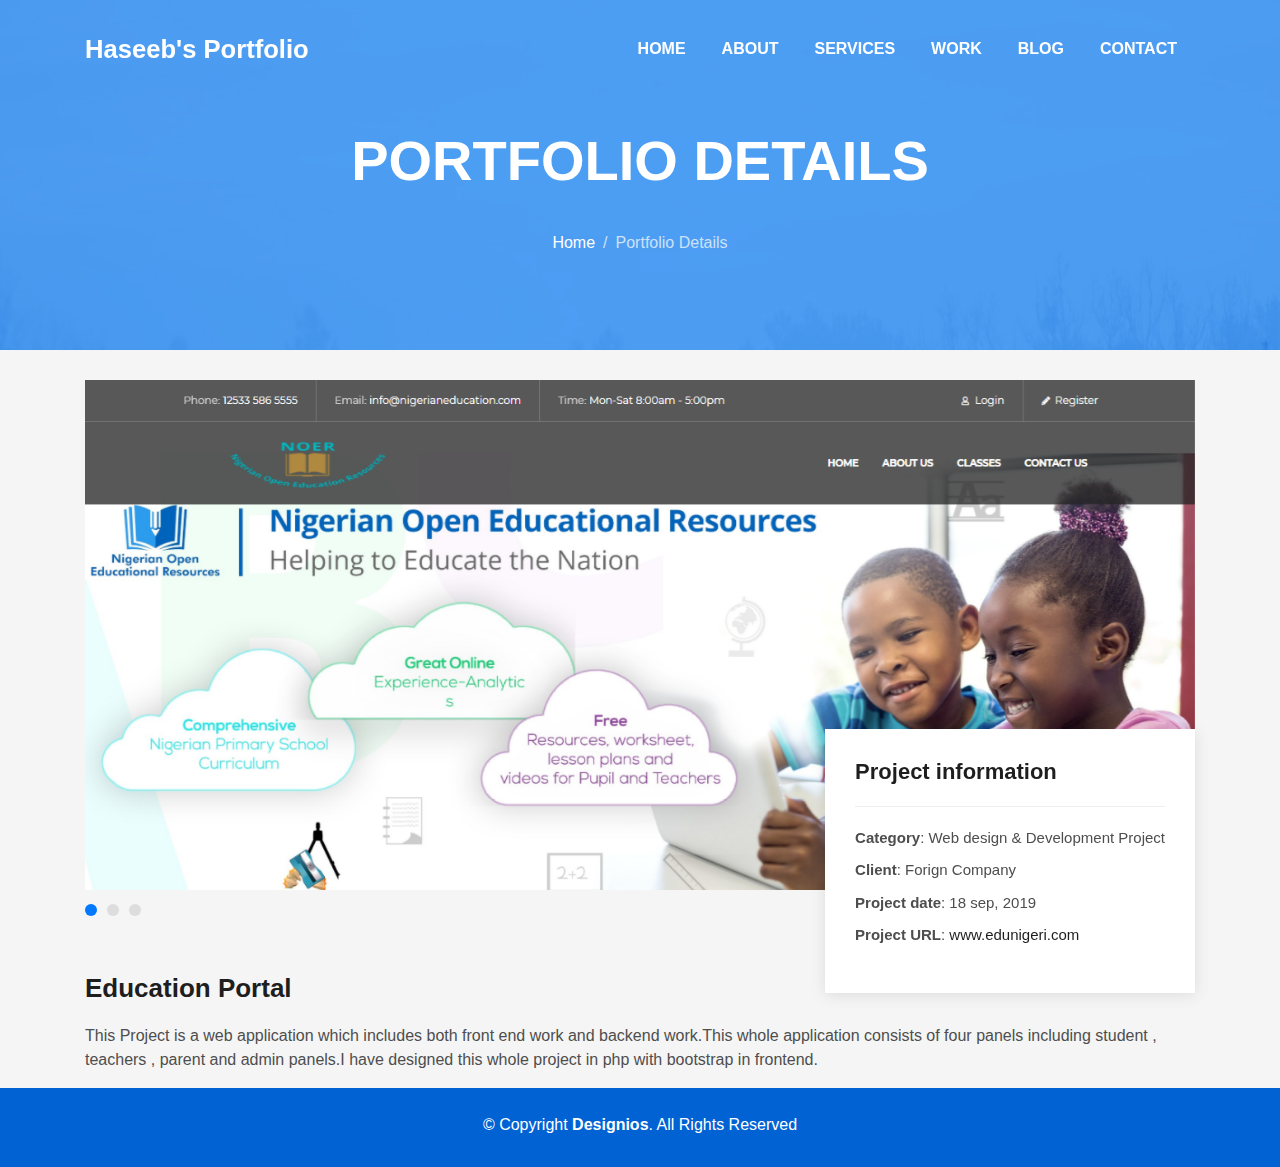
<file: project_1.html>
<!DOCTYPE html>
<html lang="en">

<head>
  <meta charset="utf-8">
  <meta content="width=device-width, initial-scale=1.0" name="viewport">

  <title>Haseeb's Portfolio</title>
  

  <!-- Favicons -->
  <link href="assets/img/favicon.png" rel="icon">
  <link href="assets/img/apple-touch-icon.png" rel="apple-touch-icon">

  <!-- Vendor CSS Files -->
  <link href="assets/vendor/bootstrap/css/bootstrap.min.css" rel="stylesheet">
  <link href="assets/vendor/font-awesome/css/font-awesome.min.css" rel="stylesheet">
  <link href="assets/vendor/ionicons/css/ionicons.min.css" rel="stylesheet">
  <link href="assets/vendor/owl.carousel/assets/owl.carousel.min.css" rel="stylesheet">
  <link href="assets/vendor/venobox/venobox.css" rel="stylesheet">

  <!-- Template Main CSS File -->
  <link href="assets/css/style.css" rel="stylesheet">

  
</head>

<body id="page-top">

  <!-- ======= Header/ Navbar ======= -->
  <nav class="navbar navbar-b navbar-trans navbar-expand-md fixed-top" id="mainNav">
    <div class="container">
      <a class="navbar-brand js-scroll" href="#page-top">Haseeb's Portfolio</a>
      <button class="navbar-toggler collapsed" type="button" data-toggle="collapse" data-target="#navbarDefault" aria-controls="navbarDefault" aria-expanded="false" aria-label="Toggle navigation">
        <span></span>
        <span></span>
        <span></span>
      </button>
      <div class="navbar-collapse collapse justify-content-end" id="navbarDefault">
        <ul class="navbar-nav">
          <li class="nav-item">
            <a class="nav-link js-scroll active" href="index.html">Home</a>
          </li>
          <li class="nav-item">
            <a class="nav-link js-scroll" href="#about">About</a>
          </li>
          <li class="nav-item">
            <a class="nav-link js-scroll" href="#service">Services</a>
          </li>
          <li class="nav-item">
            <a class="nav-link js-scroll" href="#work">Work</a>
          </li>
          <li class="nav-item">
            <a class="nav-link js-scroll" href="#blog">Blog</a>
          </li>
          <li class="nav-item">
            <a class="nav-link js-scroll" href="#contact">Contact</a>
          </li>
        </ul>
      </div>
    </div>
  </nav>

  <div class="intro intro-single route bg-image" style="background-image: url(assets/img/overlay-bg.jpg)">
    <div class="overlay-mf"></div>
    <div class="intro-content display-table">
      <div class="table-cell">
        <div class="container">
          <h2 class="intro-title mb-4">Portfolio Details</h2>
          <ol class="breadcrumb d-flex justify-content-center">
            <li class="breadcrumb-item">
              <a href="#">Home</a>
            </li>
            <li class="breadcrumb-item active">Portfolio Details</li>
          </ol>
        </div>
      </div>
    </div>
  </div>

  <main id="main">

    <!-- ======= Portfolio Details Section ======= -->
    <section class="portfolio-details">
      <div class="container">

        <div class="portfolio-details-container">

          <div class="owl-carousel portfolio-details-carousel">
            <img src="./assets/img/edu1.PNG" class="img-fluid" alt="">
            <img src="./assets/img/edu2.PNG" class="img-fluid" alt="">
            <img src="./assets/img/edu3.PNG" class="img-fluid" alt="">
          </div>

          <div class="portfolio-info">
            <h3>Project information</h3>
            <ul>
              <li><strong>Category</strong>: Web design & Development Project</li>
              <li><strong>Client</strong>: Forign Company</li>
              <li><strong>Project date</strong>: 18 sep, 2019</li>
              <li><strong>Project URL</strong>: <a href="#">www.edunigeri.com</a></li>
            </ul>
          </div>

        </div>

        <div class="portfolio-description">
          <h2>Education Portal</h2>
          <p>
            This Project is a web application which includes both front end work and backend work.This whole application consists of four panels including student , teachers , parent and admin panels.I have designed this whole project in php with bootstrap in frontend.

          </p>
        </div>
      </div>
    </section><!-- End Portfolio Details Section -->

  </main><!-- End #main -->

  <!-- ======= Footer ======= -->
  <footer>
    <div class="container">
      <div class="row">
        <div class="col-sm-12">
          <div class="copyright-box">
            <p class="copyright">&copy; Copyright <strong>Designios</strong>. All Rights Reserved</p>
            <div class="credits">
             
            </div>
          </div>
        </div>
      </div>
    </div>
  </footer><!-- End  Footer -->

  <a href="#" class="back-to-top"><i class="fa fa-chevron-up"></i></a>
  <div id="preloader"></div>

  <!-- Vendor JS Files -->
  <script src="assets/vendor/jquery/jquery.min.js"></script>
  <script src="assets/vendor/bootstrap/js/bootstrap.bundle.min.js"></script>
  <script src="assets/vendor/jquery.easing/jquery.easing.min.js"></script>
  <script src="assets/vendor/php-email-form/validate.js"></script>
  <script src="assets/vendor/waypoints/jquery.waypoints.min.js"></script>
  <script src="assets/vendor/counterup/jquery.counterup.min.js"></script>
  <script src="assets/vendor/owl.carousel/owl.carousel.min.js"></script>
  <script src="assets/vendor/typed.js/typed.min.js"></script>
  <script src="assets/vendor/venobox/venobox.min.js"></script>

  <!-- Template Main JS File -->
  <script src="assets/js/main.js"></script>

</body>

</html>
</file>
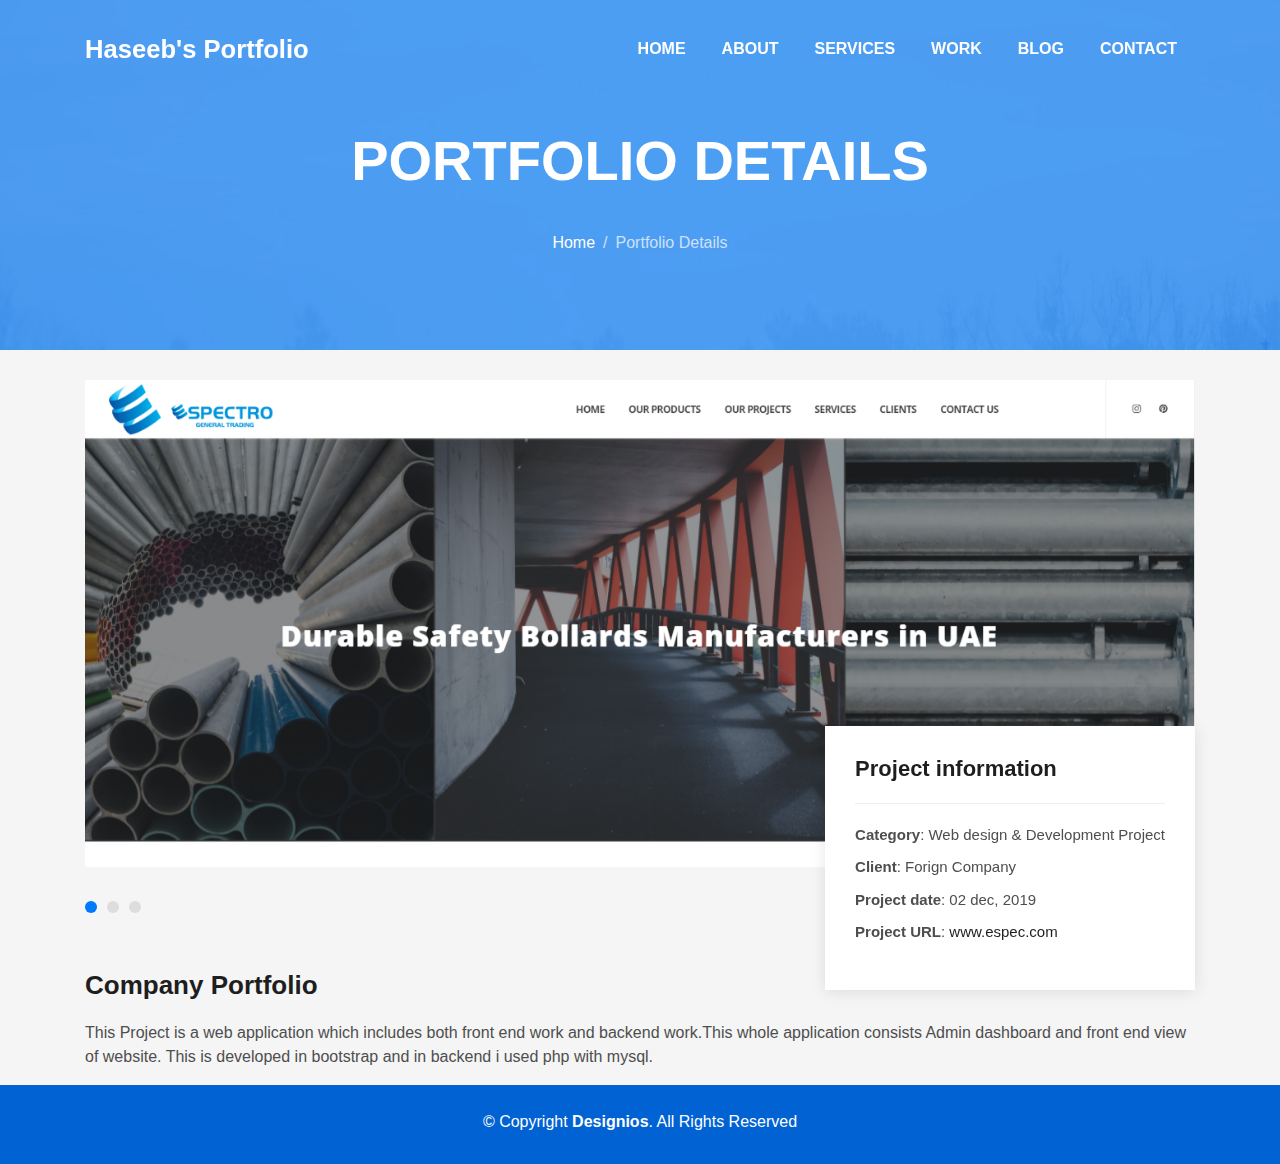
<file: project_2.html>
<!DOCTYPE html>
<html lang="en">

<head>
  <meta charset="utf-8">
  <meta content="width=device-width, initial-scale=1.0" name="viewport">

  <title>Haseeb's Portfolio</title>
  

  <!-- Favicons -->
  <link href="assets/img/favicon.png" rel="icon">
  <link href="assets/img/apple-touch-icon.png" rel="apple-touch-icon">

  <!-- Vendor CSS Files -->
  <link href="assets/vendor/bootstrap/css/bootstrap.min.css" rel="stylesheet">
  <link href="assets/vendor/font-awesome/css/font-awesome.min.css" rel="stylesheet">
  <link href="assets/vendor/ionicons/css/ionicons.min.css" rel="stylesheet">
  <link href="assets/vendor/owl.carousel/assets/owl.carousel.min.css" rel="stylesheet">
  <link href="assets/vendor/venobox/venobox.css" rel="stylesheet">

  <!-- Template Main CSS File -->
  <link href="./assets/css/style.css" rel="stylesheet">

  
</head>

<body id="page-top">

  <!-- ======= Header/ Navbar ======= -->
  <nav class="navbar navbar-b navbar-trans navbar-expand-md fixed-top" id="mainNav">
    <div class="container">
      <a class="navbar-brand js-scroll" href="#page-top">Haseeb's Portfolio</a>
      <button class="navbar-toggler collapsed" type="button" data-toggle="collapse" data-target="#navbarDefault" aria-controls="navbarDefault" aria-expanded="false" aria-label="Toggle navigation">
        <span></span>
        <span></span>
        <span></span>
      </button>
      <div class="navbar-collapse collapse justify-content-end" id="navbarDefault">
        <ul class="navbar-nav">
          <li class="nav-item">
            <a class="nav-link js-scroll active" href="index.html">Home</a>
          </li>
          <li class="nav-item">
            <a class="nav-link js-scroll" href="#about">About</a>
          </li>
          <li class="nav-item">
            <a class="nav-link js-scroll" href="#service">Services</a>
          </li>
          <li class="nav-item">
            <a class="nav-link js-scroll" href="#work">Work</a>
          </li>
          <li class="nav-item">
            <a class="nav-link js-scroll" href="#blog">Blog</a>
          </li>
          <li class="nav-item">
            <a class="nav-link js-scroll" href="#contact">Contact</a>
          </li>
        </ul>
      </div>
    </div>
  </nav>

  <div class="intro intro-single route bg-image" style="background-image: url(assets/img/overlay-bg.jpg)">
    <div class="overlay-mf"></div>
    <div class="intro-content display-table">
      <div class="table-cell">
        <div class="container">
          <h2 class="intro-title mb-4">Portfolio Details</h2>
          <ol class="breadcrumb d-flex justify-content-center">
            <li class="breadcrumb-item">
              <a href="#">Home</a>
            </li>
            <li class="breadcrumb-item active">Portfolio Details</li>
          </ol>
        </div>
      </div>
    </div>
  </div>

  <main id="main">

    <!-- ======= Portfolio Details Section ======= -->
    <section class="portfolio-details">
      <div class="container">

        <div class="portfolio-details-container">

          <div class="owl-carousel portfolio-details-carousel">
            <img src="./assets/img/esp1.PNG" class="img-fluid" alt="">
            <img src="./assets/img/esp2.PNG" class="img-fluid" alt="">
            <img src="./assets/img/esp3.PNG" class="img-fluid" alt="">
          </div>

          <div class="portfolio-info">
            <h3>Project information</h3>
            <ul>
              <li><strong>Category</strong>: Web design & Development Project</li>
              <li><strong>Client</strong>: Forign Company</li>
              <li><strong>Project date</strong>: 02 dec, 2019</li>
              <li><strong>Project URL</strong>: <a href="#">www.espec.com</a></li>
            </ul>
          </div>

        </div>

        <div class="portfolio-description">
          <h2>Company Portfolio</h2>
          <p>
            This Project is a web application which includes both front end work and backend work.This whole application consists Admin dashboard and front end view of website.
            This is developed in bootstrap and in backend i used php with mysql.

          </p>
        </div>
      </div>
    </section><!-- End Portfolio Details Section -->

  </main><!-- End #main -->

  <!-- ======= Footer ======= -->
  <footer>
    <div class="container">
      <div class="row">
        <div class="col-sm-12">
          <div class="copyright-box">
            <p class="copyright">&copy; Copyright <strong>Designios</strong>. All Rights Reserved</p>
            <div class="credits">
             
            </div>
          </div>
        </div>
      </div>
    </div>
  </footer><!-- End  Footer -->

  <a href="#" class="back-to-top"><i class="fa fa-chevron-up"></i></a>
  <div id="preloader"></div>

  <!-- Vendor JS Files -->
  <script src="assets/vendor/jquery/jquery.min.js"></script>
  <script src="assets/vendor/bootstrap/js/bootstrap.bundle.min.js"></script>
  <script src="assets/vendor/jquery.easing/jquery.easing.min.js"></script>
  <script src="assets/vendor/php-email-form/validate.js"></script>
  <script src="assets/vendor/waypoints/jquery.waypoints.min.js"></script>
  <script src="assets/vendor/counterup/jquery.counterup.min.js"></script>
  <script src="assets/vendor/owl.carousel/owl.carousel.min.js"></script>
  <script src="assets/vendor/typed.js/typed.min.js"></script>
  <script src="assets/vendor/venobox/venobox.min.js"></script>

  <!-- Template Main JS File -->
  <script src="assets/js/main.js"></script>

</body>

</html>
</file>
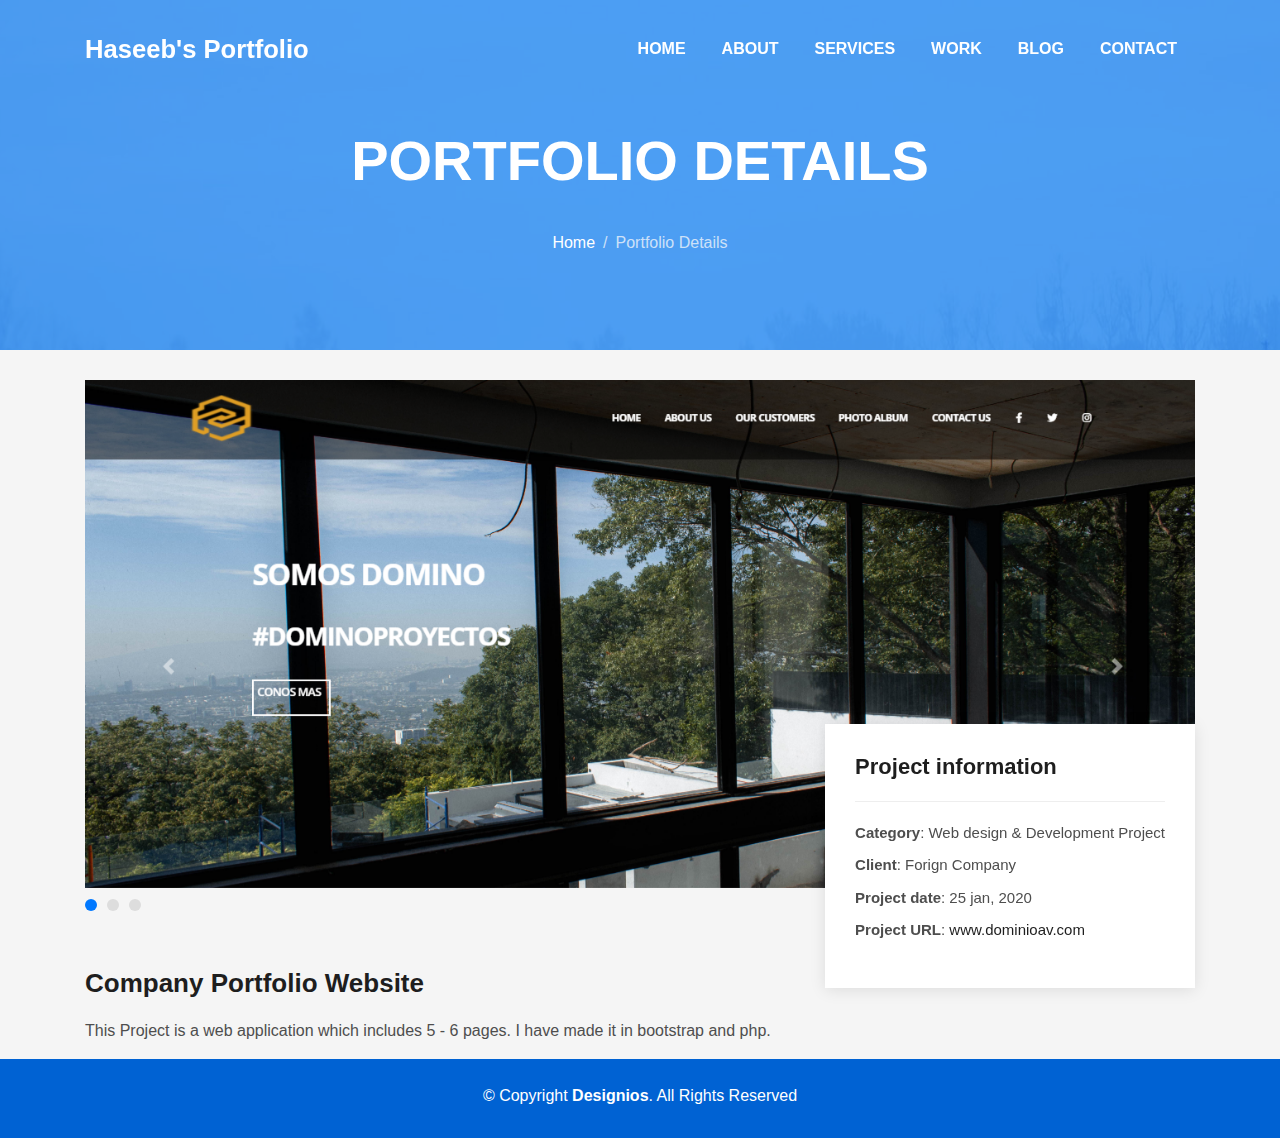
<file: project_3.html>
<!DOCTYPE html>
<html lang="en">

<head>
  <meta charset="utf-8">
  <meta content="width=device-width, initial-scale=1.0" name="viewport">

  <title>Haseeb's Portfolio</title>
  

  <!-- Favicons -->
  <link href="assets/img/favicon.png" rel="icon">
  <link href="assets/img/apple-touch-icon.png" rel="apple-touch-icon">

  <!-- Vendor CSS Files -->
  <link href="assets/vendor/bootstrap/css/bootstrap.min.css" rel="stylesheet">
  <link href="assets/vendor/font-awesome/css/font-awesome.min.css" rel="stylesheet">
  <link href="assets/vendor/ionicons/css/ionicons.min.css" rel="stylesheet">
  <link href="assets/vendor/owl.carousel/assets/owl.carousel.min.css" rel="stylesheet">
  <link href="assets/vendor/venobox/venobox.css" rel="stylesheet">

  <!-- Template Main CSS File -->
  <link href="./assets/css/style.css" rel="stylesheet">

  
</head>

<body id="page-top">

  <!-- ======= Header/ Navbar ======= -->
  <nav class="navbar navbar-b navbar-trans navbar-expand-md fixed-top" id="mainNav">
    <div class="container">
      <a class="navbar-brand js-scroll" href="#page-top">Haseeb's Portfolio</a>
      <button class="navbar-toggler collapsed" type="button" data-toggle="collapse" data-target="#navbarDefault" aria-controls="navbarDefault" aria-expanded="false" aria-label="Toggle navigation">
        <span></span>
        <span></span>
        <span></span>
      </button>
      <div class="navbar-collapse collapse justify-content-end" id="navbarDefault">
        <ul class="navbar-nav">
          <li class="nav-item">
            <a class="nav-link js-scroll active" href="index.html">Home</a>
          </li>
          <li class="nav-item">
            <a class="nav-link js-scroll" href="#about">About</a>
          </li>
          <li class="nav-item">
            <a class="nav-link js-scroll" href="#service">Services</a>
          </li>
          <li class="nav-item">
            <a class="nav-link js-scroll" href="#work">Work</a>
          </li>
          <li class="nav-item">
            <a class="nav-link js-scroll" href="#blog">Blog</a>
          </li>
          <li class="nav-item">
            <a class="nav-link js-scroll" href="#contact">Contact</a>
          </li>
        </ul>
      </div>
    </div>
  </nav>

  <div class="intro intro-single route bg-image" style="background-image: url(assets/img/overlay-bg.jpg)">
    <div class="overlay-mf"></div>
    <div class="intro-content display-table">
      <div class="table-cell">
        <div class="container">
          <h2 class="intro-title mb-4">Portfolio Details</h2>
          <ol class="breadcrumb d-flex justify-content-center">
            <li class="breadcrumb-item">
              <a href="#">Home</a>
            </li>
            <li class="breadcrumb-item active">Portfolio Details</li>
          </ol>
        </div>
      </div>
    </div>
  </div>

  <main id="main">

    <!-- ======= Portfolio Details Section ======= -->
    <section class="portfolio-details">
      <div class="container">

        <div class="portfolio-details-container">

          <div class="owl-carousel portfolio-details-carousel">
            <img src="./assets/img/dom1.PNG" class="img-fluid" alt="">
            <img src="./assets/img/dom2.PNG" class="img-fluid" alt="">
            <img src="./assets/img/dom3.PNG" class="img-fluid" alt="">
          </div>

          <div class="portfolio-info">
            <h3>Project information</h3>
            <ul>
              <li><strong>Category</strong>: Web design & Development Project</li>
              <li><strong>Client</strong>: Forign Company</li>
              <li><strong>Project date</strong>: 25 jan, 2020</li>
              <li><strong>Project URL</strong>: <a href="#">www.dominioav.com</a></li>
            </ul>
          </div>

        </div>

        <div class="portfolio-description">
          <h2>Company Portfolio Website</h2>
          <p>
            This Project is a web application which includes 5 - 6 pages.
            I have made it in bootstrap and php.

          </p>
        </div>
      </div>
    </section><!-- End Portfolio Details Section -->

  </main><!-- End #main -->

  <!-- ======= Footer ======= -->
  <footer>
    <div class="container">
      <div class="row">
        <div class="col-sm-12">
          <div class="copyright-box">
            <p class="copyright">&copy; Copyright <strong>Designios</strong>. All Rights Reserved</p>
            <div class="credits">
             
            </div>
          </div>
        </div>
      </div>
    </div>
  </footer><!-- End  Footer -->

  <a href="#" class="back-to-top"><i class="fa fa-chevron-up"></i></a>
  <div id="preloader"></div>

  <!-- Vendor JS Files -->
  <script src="assets/vendor/jquery/jquery.min.js"></script>
  <script src="assets/vendor/bootstrap/js/bootstrap.bundle.min.js"></script>
  <script src="assets/vendor/jquery.easing/jquery.easing.min.js"></script>
  <script src="assets/vendor/php-email-form/validate.js"></script>
  <script src="assets/vendor/waypoints/jquery.waypoints.min.js"></script>
  <script src="assets/vendor/counterup/jquery.counterup.min.js"></script>
  <script src="assets/vendor/owl.carousel/owl.carousel.min.js"></script>
  <script src="assets/vendor/typed.js/typed.min.js"></script>
  <script src="assets/vendor/venobox/venobox.min.js"></script>

  <!-- Template Main JS File -->
  <script src="assets/js/main.js"></script>

</body>

</html>
</file>
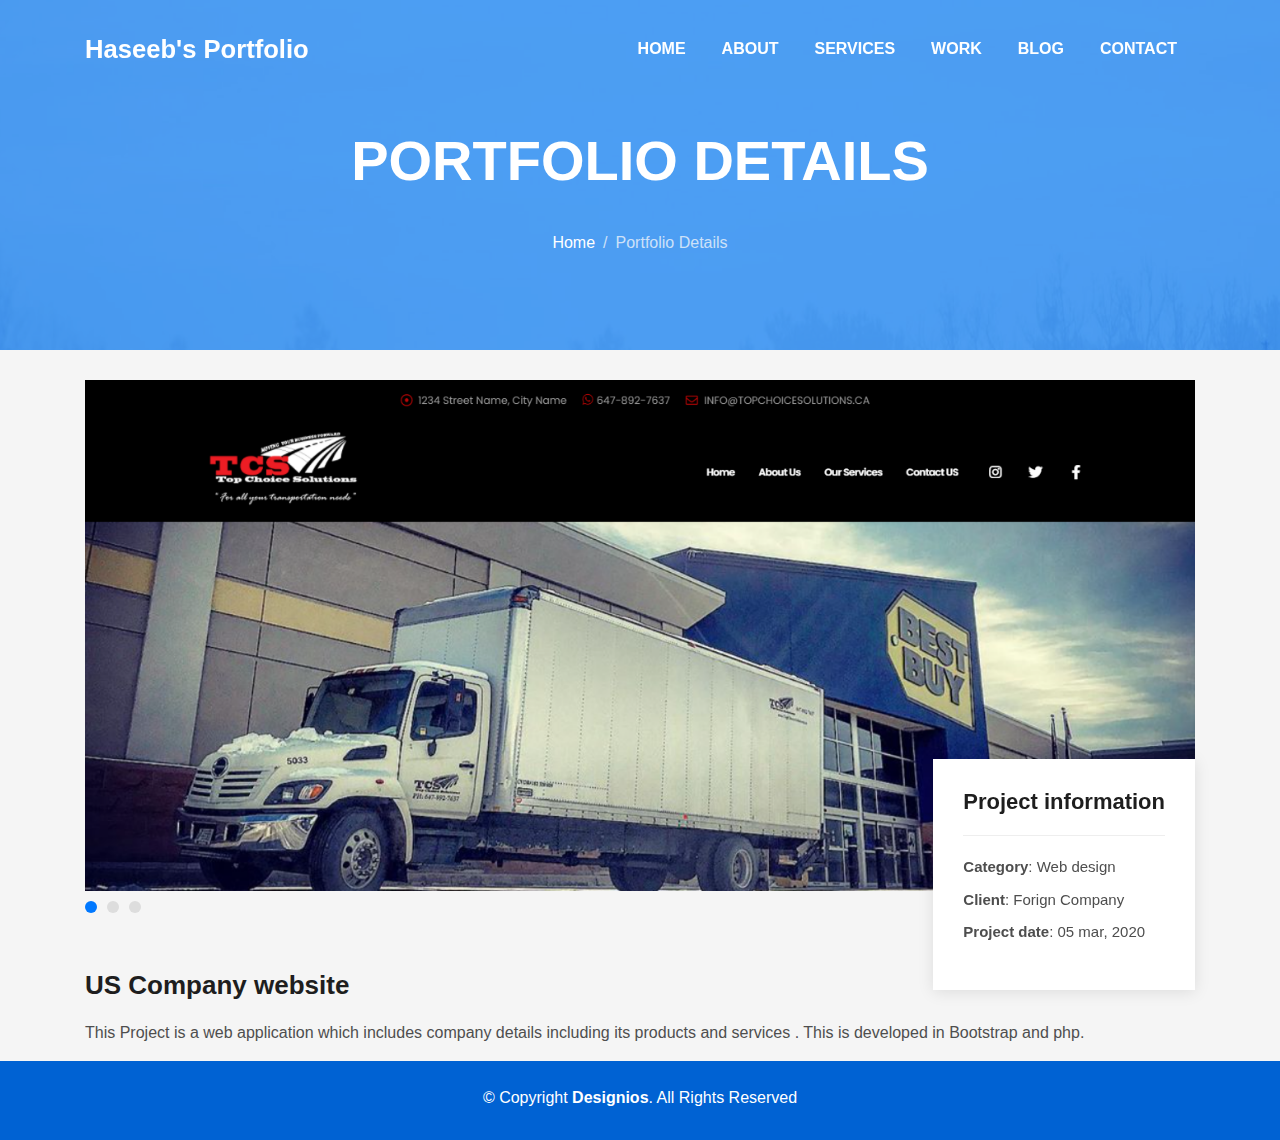
<file: project_4.html>
<!DOCTYPE html>
<html lang="en">

<head>
  <meta charset="utf-8">
  <meta content="width=device-width, initial-scale=1.0" name="viewport">

  <title>Haseeb's Portfolio</title>
  

  <!-- Favicons -->
  <link href="assets/img/favicon.png" rel="icon">
  <link href="assets/img/apple-touch-icon.png" rel="apple-touch-icon">

  <!-- Vendor CSS Files -->
  <link href="assets/vendor/bootstrap/css/bootstrap.min.css" rel="stylesheet">
  <link href="assets/vendor/font-awesome/css/font-awesome.min.css" rel="stylesheet">
  <link href="assets/vendor/ionicons/css/ionicons.min.css" rel="stylesheet">
  <link href="assets/vendor/owl.carousel/assets/owl.carousel.min.css" rel="stylesheet">
  <link href="assets/vendor/venobox/venobox.css" rel="stylesheet">

  <!-- Template Main CSS File -->
  <link href="./assets/css/style.css" rel="stylesheet">

  
</head>

<body id="page-top">

  <!-- ======= Header/ Navbar ======= -->
  <nav class="navbar navbar-b navbar-trans navbar-expand-md fixed-top" id="mainNav">
    <div class="container">
      <a class="navbar-brand js-scroll" href="#page-top">Haseeb's Portfolio</a>
      <button class="navbar-toggler collapsed" type="button" data-toggle="collapse" data-target="#navbarDefault" aria-controls="navbarDefault" aria-expanded="false" aria-label="Toggle navigation">
        <span></span>
        <span></span>
        <span></span>
      </button>
      <div class="navbar-collapse collapse justify-content-end" id="navbarDefault">
        <ul class="navbar-nav">
          <li class="nav-item">
            <a class="nav-link js-scroll active" href="index.html">Home</a>
          </li>
          <li class="nav-item">
            <a class="nav-link js-scroll" href="#about">About</a>
          </li>
          <li class="nav-item">
            <a class="nav-link js-scroll" href="#service">Services</a>
          </li>
          <li class="nav-item">
            <a class="nav-link js-scroll" href="#work">Work</a>
          </li>
          <li class="nav-item">
            <a class="nav-link js-scroll" href="#blog">Blog</a>
          </li>
          <li class="nav-item">
            <a class="nav-link js-scroll" href="#contact">Contact</a>
          </li>
        </ul>
      </div>
    </div>
  </nav>

  <div class="intro intro-single route bg-image" style="background-image: url(assets/img/overlay-bg.jpg)">
    <div class="overlay-mf"></div>
    <div class="intro-content display-table">
      <div class="table-cell">
        <div class="container">
          <h2 class="intro-title mb-4">Portfolio Details</h2>
          <ol class="breadcrumb d-flex justify-content-center">
            <li class="breadcrumb-item">
              <a href="#">Home</a>
            </li>
            <li class="breadcrumb-item active">Portfolio Details</li>
          </ol>
        </div>
      </div>
    </div>
  </div>

  <main id="main">

    <!-- ======= Portfolio Details Section ======= -->
    <section class="portfolio-details">
      <div class="container">

        <div class="portfolio-details-container">

          <div class="owl-carousel portfolio-details-carousel">
            <img src="./assets/img/tcs1.PNG" class="img-fluid" alt="">
            <img src="./assets/img/tcs2.PNG" class="img-fluid" alt="">
            <img src="./assets/img/tcs3.PNG" class="img-fluid" alt="">
          </div>

          <div class="portfolio-info">
            <h3>Project information</h3>
            <ul>
              <li><strong>Category</strong>: Web design</li>
              <li><strong>Client</strong>: Forign Company</li>
              <li><strong>Project date</strong>: 05 mar, 2020</li>
              
            </ul>
          </div>

        </div>

        <div class="portfolio-description">
          <h2>US Company website</h2>
          <p>
            This Project is a web application which includes company details including its products and services .
            This is developed in Bootstrap and php.

          </p>
        </div>
      </div>
    </section><!-- End Portfolio Details Section -->

  </main><!-- End #main -->

  <!-- ======= Footer ======= -->
  <footer>
    <div class="container">
      <div class="row">
        <div class="col-sm-12">
          <div class="copyright-box">
            <p class="copyright">&copy; Copyright <strong>Designios</strong>. All Rights Reserved</p>
            <div class="credits">
             
            </div>
          </div>
        </div>
      </div>
    </div>
  </footer><!-- End  Footer -->

  <a href="#" class="back-to-top"><i class="fa fa-chevron-up"></i></a>
  <div id="preloader"></div>

  <!-- Vendor JS Files -->
  <script src="assets/vendor/jquery/jquery.min.js"></script>
  <script src="assets/vendor/bootstrap/js/bootstrap.bundle.min.js"></script>
  <script src="assets/vendor/jquery.easing/jquery.easing.min.js"></script>
  <script src="assets/vendor/php-email-form/validate.js"></script>
  <script src="assets/vendor/waypoints/jquery.waypoints.min.js"></script>
  <script src="assets/vendor/counterup/jquery.counterup.min.js"></script>
  <script src="assets/vendor/owl.carousel/owl.carousel.min.js"></script>
  <script src="assets/vendor/typed.js/typed.min.js"></script>
  <script src="assets/vendor/venobox/venobox.min.js"></script>

  <!-- Template Main JS File -->
  <script src="assets/js/main.js"></script>

</body>

</html>
</file>
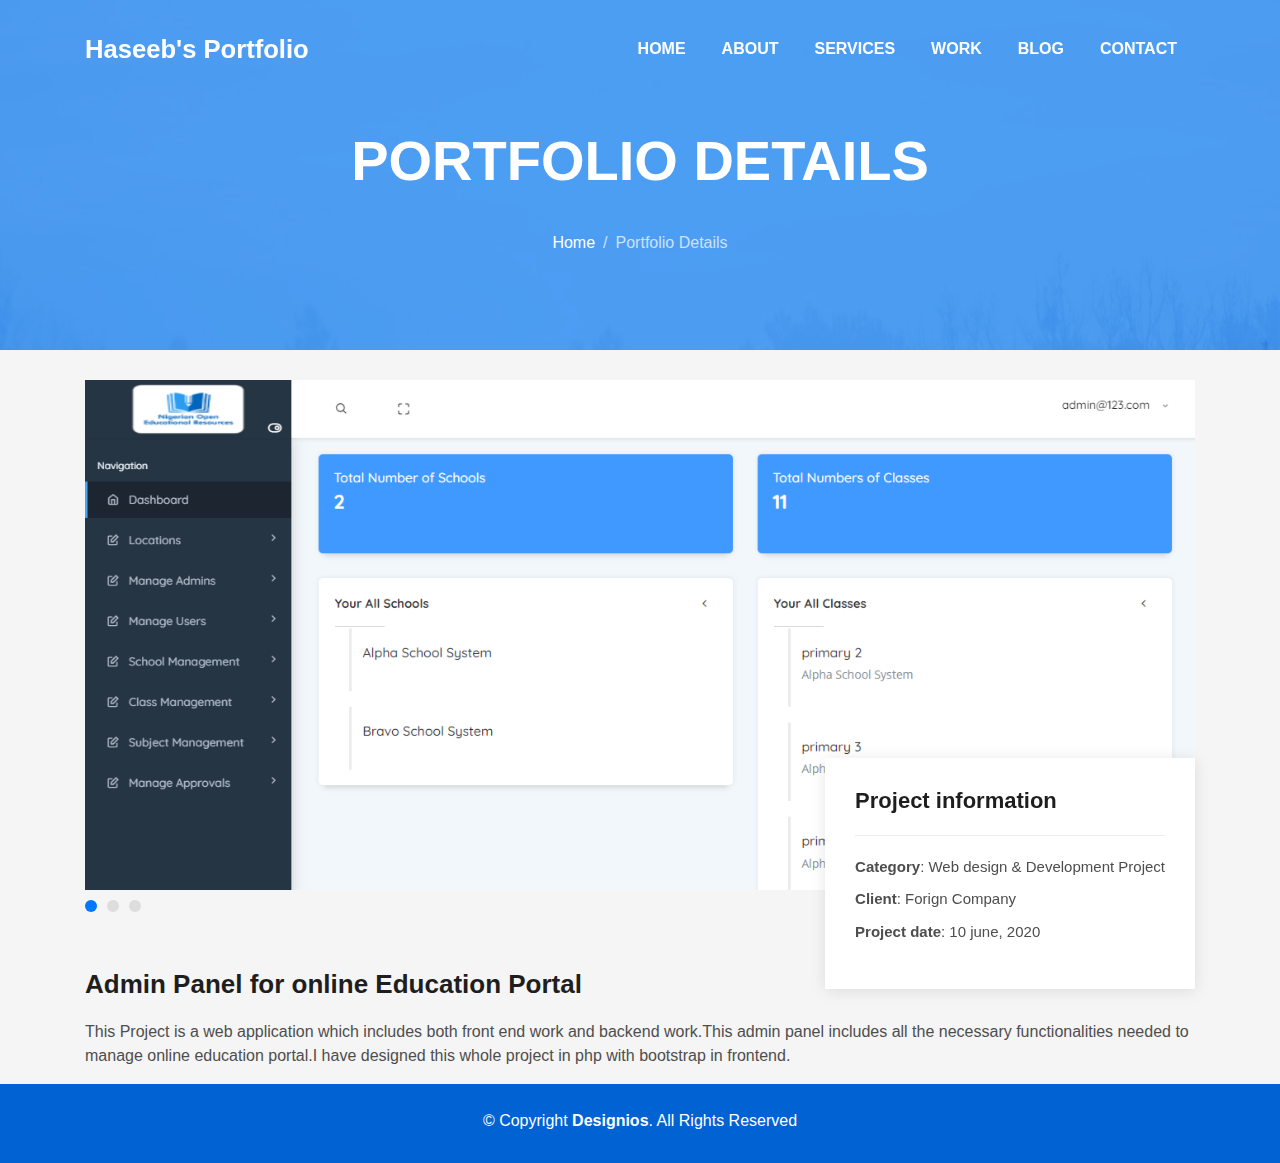
<file: project_5.html>
<!DOCTYPE html>
<html lang="en">

<head>
  <meta charset="utf-8">
  <meta content="width=device-width, initial-scale=1.0" name="viewport">

  <title>Haseeb's Portfolio</title>
  

  <!-- Favicons -->
  <link href="assets/img/favicon.png" rel="icon">
  <link href="assets/img/apple-touch-icon.png" rel="apple-touch-icon">

  <!-- Vendor CSS Files -->
  <link href="assets/vendor/bootstrap/css/bootstrap.min.css" rel="stylesheet">
  <link href="assets/vendor/font-awesome/css/font-awesome.min.css" rel="stylesheet">
  <link href="assets/vendor/ionicons/css/ionicons.min.css" rel="stylesheet">
  <link href="assets/vendor/owl.carousel/assets/owl.carousel.min.css" rel="stylesheet">
  <link href="assets/vendor/venobox/venobox.css" rel="stylesheet">

  <!-- Template Main CSS File -->
  <link href="./assets/css/style.css" rel="stylesheet">

  
</head>

<body id="page-top">

  <!-- ======= Header/ Navbar ======= -->
  <nav class="navbar navbar-b navbar-trans navbar-expand-md fixed-top" id="mainNav">
    <div class="container">
      <a class="navbar-brand js-scroll" href="#page-top">Haseeb's Portfolio</a>
      <button class="navbar-toggler collapsed" type="button" data-toggle="collapse" data-target="#navbarDefault" aria-controls="navbarDefault" aria-expanded="false" aria-label="Toggle navigation">
        <span></span>
        <span></span>
        <span></span>
      </button>
      <div class="navbar-collapse collapse justify-content-end" id="navbarDefault">
        <ul class="navbar-nav">
          <li class="nav-item">
            <a class="nav-link js-scroll active" href="index.html">Home</a>
          </li>
          <li class="nav-item">
            <a class="nav-link js-scroll" href="#about">About</a>
          </li>
          <li class="nav-item">
            <a class="nav-link js-scroll" href="#service">Services</a>
          </li>
          <li class="nav-item">
            <a class="nav-link js-scroll" href="#work">Work</a>
          </li>
          <li class="nav-item">
            <a class="nav-link js-scroll" href="#blog">Blog</a>
          </li>
          <li class="nav-item">
            <a class="nav-link js-scroll" href="#contact">Contact</a>
          </li>
        </ul>
      </div>
    </div>
  </nav>

  <div class="intro intro-single route bg-image" style="background-image: url(assets/img/overlay-bg.jpg)">
    <div class="overlay-mf"></div>
    <div class="intro-content display-table">
      <div class="table-cell">
        <div class="container">
          <h2 class="intro-title mb-4">Portfolio Details</h2>
          <ol class="breadcrumb d-flex justify-content-center">
            <li class="breadcrumb-item">
              <a href="#">Home</a>
            </li>
            <li class="breadcrumb-item active">Portfolio Details</li>
          </ol>
        </div>
      </div>
    </div>
  </div>

  <main id="main">

    <!-- ======= Portfolio Details Section ======= -->
    <section class="portfolio-details">
      <div class="container">

        <div class="portfolio-details-container">

          <div class="owl-carousel portfolio-details-carousel">
            <img src="./assets/img/adm1.PNG" class="img-fluid" alt="">
            <img src="./assets/img/adm2.PNG" class="img-fluid" alt="">
            <img src="./assets/img/adm3.PNG" class="img-fluid" alt="">
          </div>

          <div class="portfolio-info">
            <h3>Project information</h3>
            <ul>
              <li><strong>Category</strong>: Web design & Development Project</li>
              <li><strong>Client</strong>: Forign Company</li>
              <li><strong>Project date</strong>: 10 june, 2020</li>
              
            </ul>
          </div>

        </div>

        <div class="portfolio-description">
          <h2>Admin Panel for online Education Portal</h2>
          <p>
            This Project is a web application which includes both front end work and backend work.This admin panel includes all the necessary functionalities needed to manage online education portal.I have designed this whole project in php with bootstrap in frontend.

          </p>
        </div>
      </div>
    </section><!-- End Portfolio Details Section -->

  </main><!-- End #main -->

  <!-- ======= Footer ======= -->
  <footer>
    <div class="container">
      <div class="row">
        <div class="col-sm-12">
          <div class="copyright-box">
            <p class="copyright">&copy; Copyright <strong>Designios</strong>. All Rights Reserved</p>
            <div class="credits">
             
            </div>
          </div>
        </div>
      </div>
    </div>
  </footer><!-- End  Footer -->

  <a href="#" class="back-to-top"><i class="fa fa-chevron-up"></i></a>
  <div id="preloader"></div>

  <!-- Vendor JS Files -->
  <script src="assets/vendor/jquery/jquery.min.js"></script>
  <script src="assets/vendor/bootstrap/js/bootstrap.bundle.min.js"></script>
  <script src="assets/vendor/jquery.easing/jquery.easing.min.js"></script>
  <script src="assets/vendor/php-email-form/validate.js"></script>
  <script src="assets/vendor/waypoints/jquery.waypoints.min.js"></script>
  <script src="assets/vendor/counterup/jquery.counterup.min.js"></script>
  <script src="assets/vendor/owl.carousel/owl.carousel.min.js"></script>
  <script src="assets/vendor/typed.js/typed.min.js"></script>
  <script src="assets/vendor/venobox/venobox.min.js"></script>

  <!-- Template Main JS File -->
  <script src="assets/js/main.js"></script>

</body>

</html>
</file>
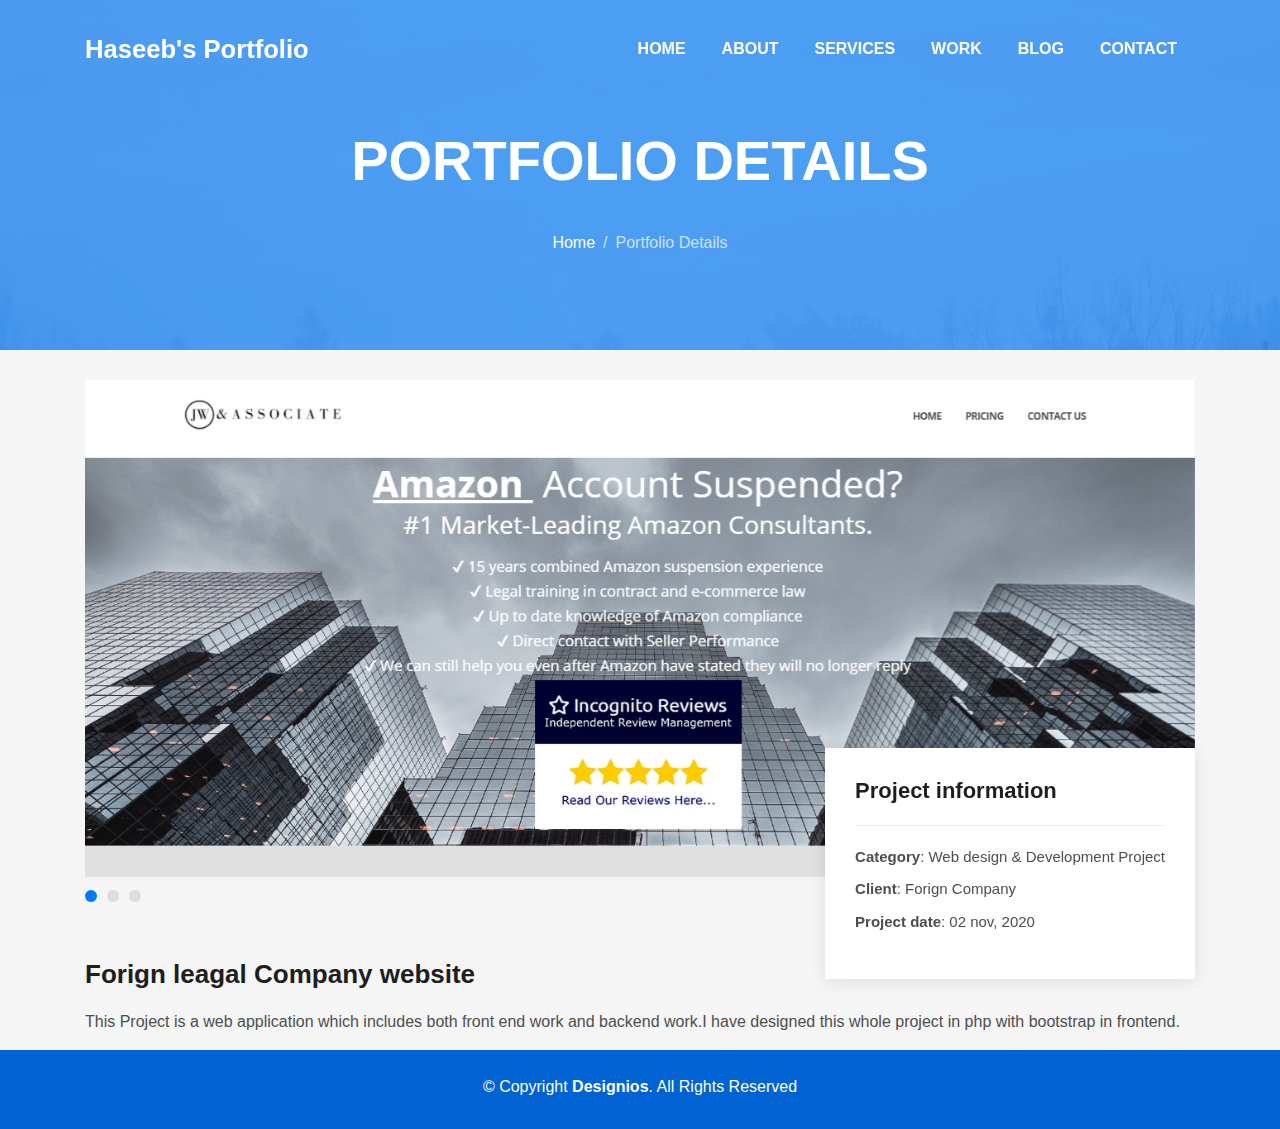
<file: project_6.html>
<!DOCTYPE html>
<html lang="en">

<head>
  <meta charset="utf-8">
  <meta content="width=device-width, initial-scale=1.0" name="viewport">

  <title>Haseeb's Portfolio</title>
  

  <!-- Favicons -->
  <link href="assets/img/favicon.png" rel="icon">
  <link href="assets/img/apple-touch-icon.png" rel="apple-touch-icon">

  <!-- Vendor CSS Files -->
  <link href="assets/vendor/bootstrap/css/bootstrap.min.css" rel="stylesheet">
  <link href="assets/vendor/font-awesome/css/font-awesome.min.css" rel="stylesheet">
  <link href="assets/vendor/ionicons/css/ionicons.min.css" rel="stylesheet">
  <link href="assets/vendor/owl.carousel/assets/owl.carousel.min.css" rel="stylesheet">
  <link href="assets/vendor/venobox/venobox.css" rel="stylesheet">

  <!-- Template Main CSS File -->
  <link href="./assets/css/style.css" rel="stylesheet">

  
</head>

<body id="page-top">

  <!-- ======= Header/ Navbar ======= -->
  <nav class="navbar navbar-b navbar-trans navbar-expand-md fixed-top" id="mainNav">
    <div class="container">
      <a class="navbar-brand js-scroll" href="#page-top">Haseeb's Portfolio</a>
      <button class="navbar-toggler collapsed" type="button" data-toggle="collapse" data-target="#navbarDefault" aria-controls="navbarDefault" aria-expanded="false" aria-label="Toggle navigation">
        <span></span>
        <span></span>
        <span></span>
      </button>
      <div class="navbar-collapse collapse justify-content-end" id="navbarDefault">
        <ul class="navbar-nav">
          <li class="nav-item">
            <a class="nav-link js-scroll active" href="index.html">Home</a>
          </li>
          <li class="nav-item">
            <a class="nav-link js-scroll" href="#about">About</a>
          </li>
          <li class="nav-item">
            <a class="nav-link js-scroll" href="#service">Services</a>
          </li>
          <li class="nav-item">
            <a class="nav-link js-scroll" href="#work">Work</a>
          </li>
          <li class="nav-item">
            <a class="nav-link js-scroll" href="#blog">Blog</a>
          </li>
          <li class="nav-item">
            <a class="nav-link js-scroll" href="#contact">Contact</a>
          </li>
        </ul>
      </div>
    </div>
  </nav>

  <div class="intro intro-single route bg-image" style="background-image: url(assets/img/overlay-bg.jpg)">
    <div class="overlay-mf"></div>
    <div class="intro-content display-table">
      <div class="table-cell">
        <div class="container">
          <h2 class="intro-title mb-4">Portfolio Details</h2>
          <ol class="breadcrumb d-flex justify-content-center">
            <li class="breadcrumb-item">
              <a href="#">Home</a>
            </li>
            <li class="breadcrumb-item active">Portfolio Details</li>
          </ol>
        </div>
      </div>
    </div>
  </div>

  <main id="main">

    <!-- ======= Portfolio Details Section ======= -->
    <section class="portfolio-details">
      <div class="container">

        <div class="portfolio-details-container">

          <div class="owl-carousel portfolio-details-carousel">
            <img src="./assets/img/jw1.PNG" class="img-fluid" alt="">
            <img src="./assets/img/jw2.PNG" class="img-fluid" alt="">
            <img src="./assets/img/jw3.PNG" class="img-fluid" alt="">
          </div>

          <div class="portfolio-info">
            <h3>Project information</h3>
            <ul>
              <li><strong>Category</strong>: Web design & Development Project</li>
              <li><strong>Client</strong>: Forign Company</li>
              <li><strong>Project date</strong>: 02 nov, 2020</li>
          
            </ul>
          </div>

        </div>

        <div class="portfolio-description">
          <h2>Forign leagal Company website</h2>
          <p>
            This Project is a web application which includes both front end work and backend work.I have designed this whole project in php with bootstrap in frontend.

          </p>
        </div>
      </div>
    </section><!-- End Portfolio Details Section -->

  </main><!-- End #main -->

  <!-- ======= Footer ======= -->
  <footer>
    <div class="container">
      <div class="row">
        <div class="col-sm-12">
          <div class="copyright-box">
            <p class="copyright">&copy; Copyright <strong>Designios</strong>. All Rights Reserved</p>
            <div class="credits">
             
            </div>
          </div>
        </div>
      </div>
    </div>
  </footer><!-- End  Footer -->

  <a href="#" class="back-to-top"><i class="fa fa-chevron-up"></i></a>
  <div id="preloader"></div>

  <!-- Vendor JS Files -->
  <script src="assets/vendor/jquery/jquery.min.js"></script>
  <script src="assets/vendor/bootstrap/js/bootstrap.bundle.min.js"></script>
  <script src="assets/vendor/jquery.easing/jquery.easing.min.js"></script>
  <script src="assets/vendor/php-email-form/validate.js"></script>
  <script src="assets/vendor/waypoints/jquery.waypoints.min.js"></script>
  <script src="assets/vendor/counterup/jquery.counterup.min.js"></script>
  <script src="assets/vendor/owl.carousel/owl.carousel.min.js"></script>
  <script src="assets/vendor/typed.js/typed.min.js"></script>
  <script src="assets/vendor/venobox/venobox.min.js"></script>

  <!-- Template Main JS File -->
  <script src="assets/js/main.js"></script>

</body>

</html>
</file>
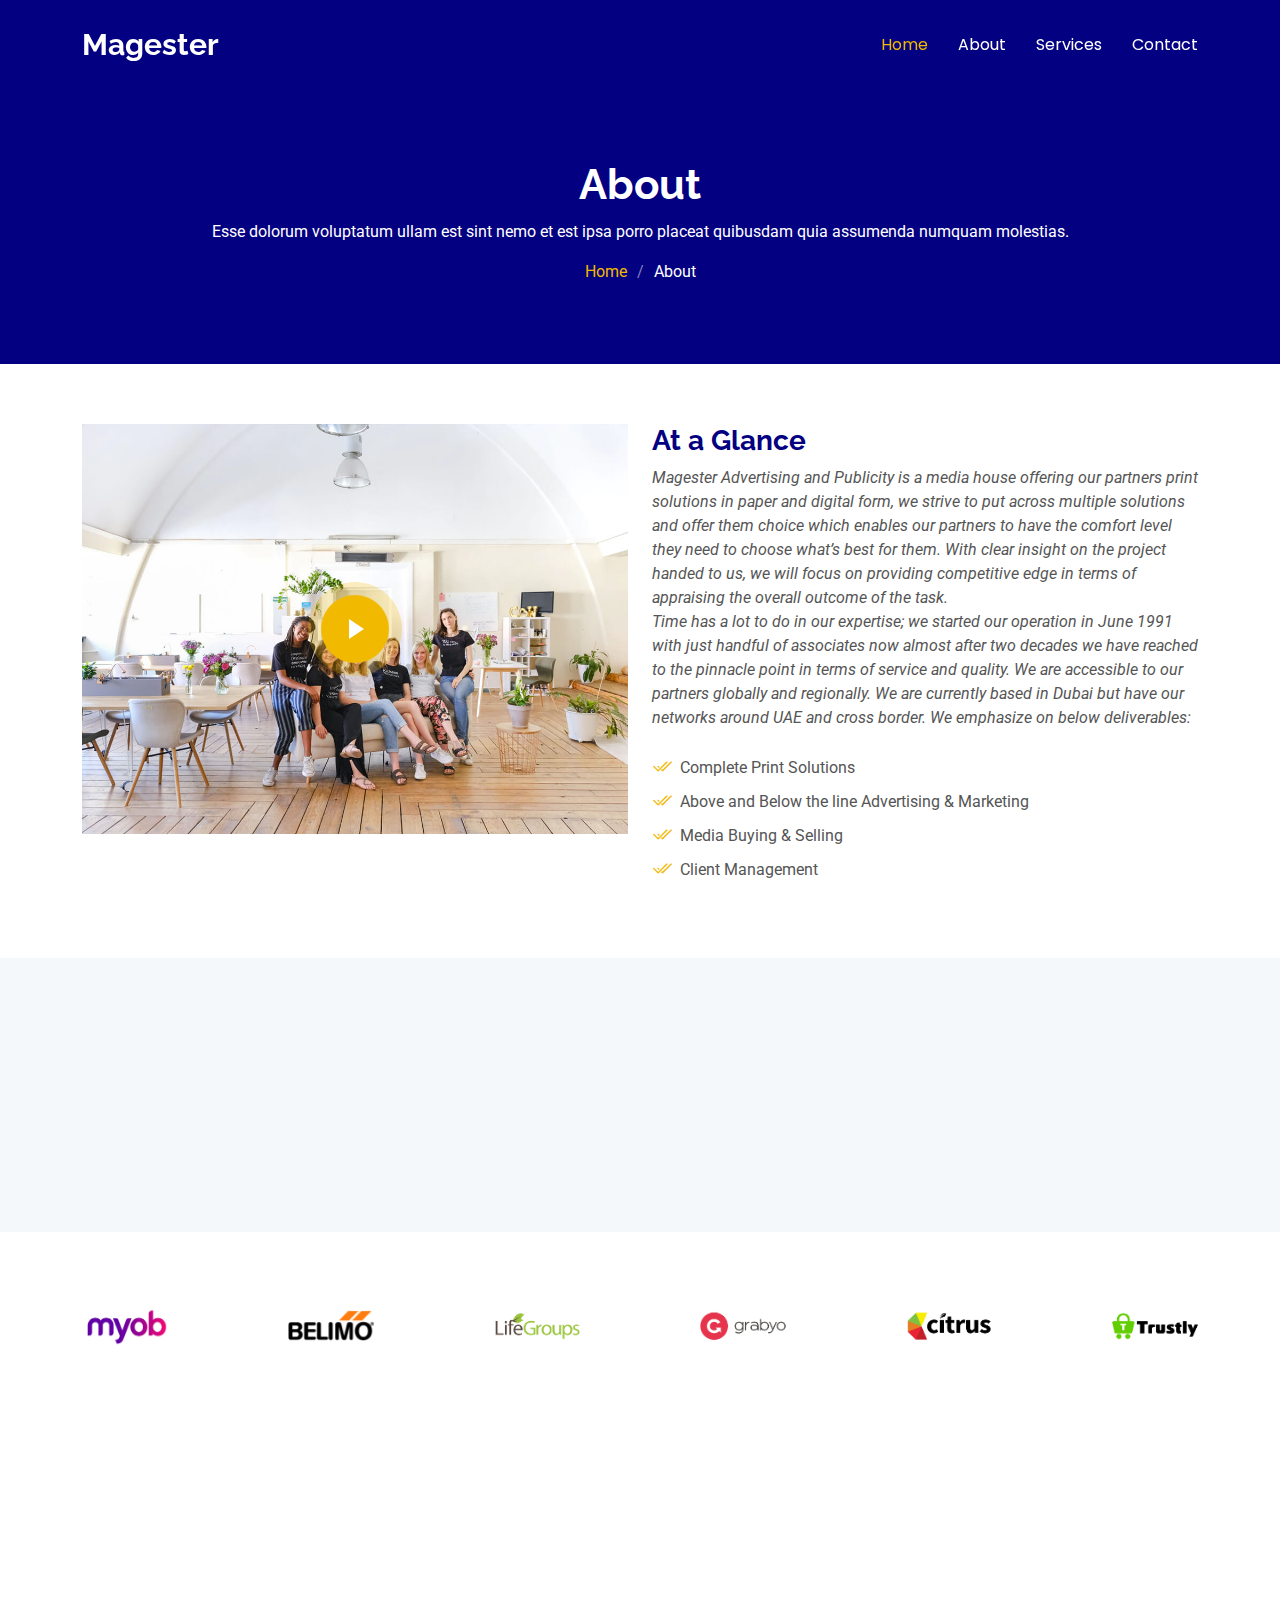
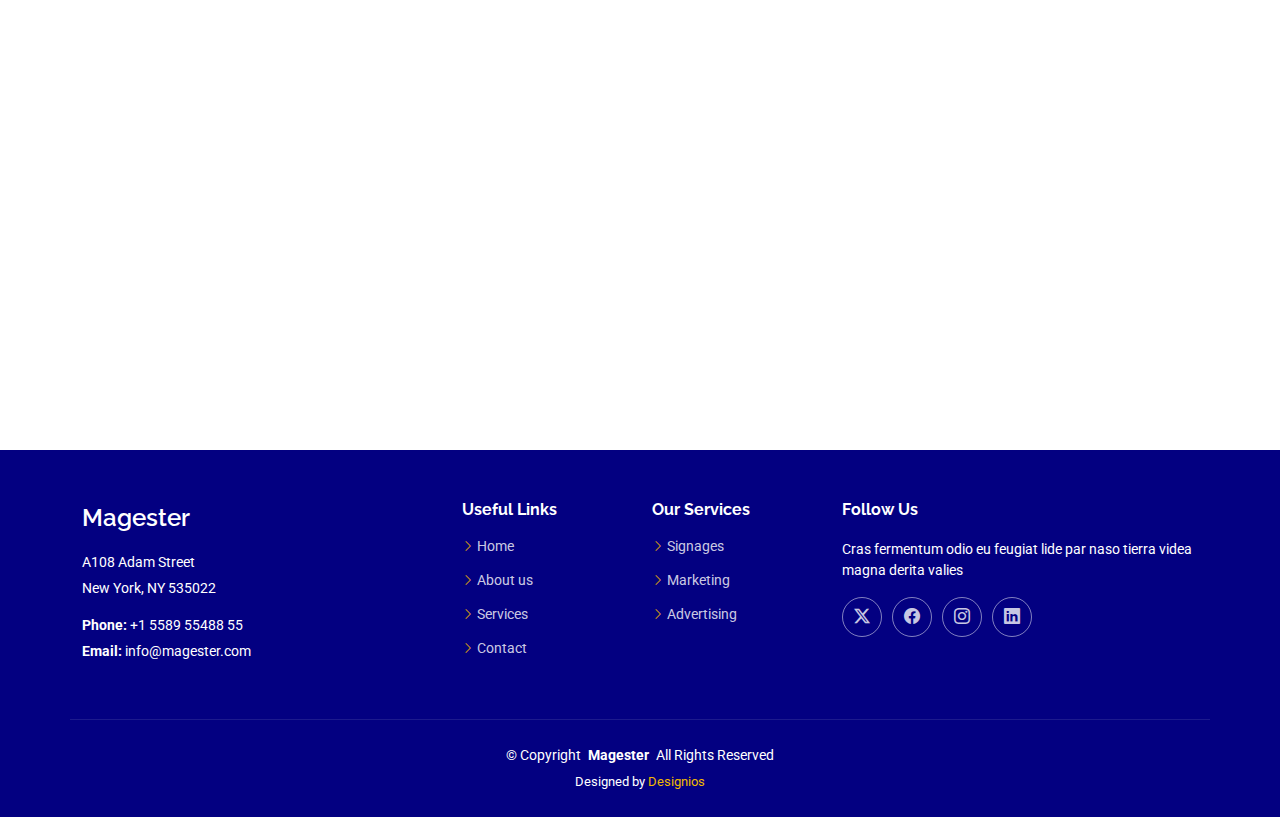
<file: Magester/about.html>
<!DOCTYPE html>
<html lang="en">

<head>
    <meta charset="utf-8">
    <meta content="width=device-width, initial-scale=1.0" name="viewport">
    <title>Welcome to Magester Advertising & Publicity</title>
    <meta name="description" content="">
    <meta name="keywords" content="">

    <!-- Favicons -->
    <link href="assets/img/favicon.png" rel="icon">
    <link href="assets/img/apple-touch-icon.png" rel="apple-touch-icon">

    <!-- Fonts -->
    <link href="https://fonts.googleapis.com" rel="preconnect">
    <link href="https://fonts.gstatic.com" rel="preconnect" crossorigin>
    <link href="https://fonts.googleapis.com/css2?family=Roboto:ital,wght@0,100;0,300;0,400;0,500;0,700;0,900;1,100;1,300;1,400;1,500;1,700;1,900&family=Poppins:ital,wght@0,100;0,200;0,300;0,400;0,500;0,600;0,700;0,800;0,900;1,100;1,200;1,300;1,400;1,500;1,600;1,700;1,800;1,900&family=Raleway:ital,wght@0,100;0,200;0,300;0,400;0,500;0,600;0,700;0,800;0,900;1,100;1,200;1,300;1,400;1,500;1,600;1,700;1,800;1,900&display=swap"
        rel="stylesheet">

    <!-- Vendor CSS Files -->
    <link href="assets/vendor/bootstrap/css/bootstrap.min.css" rel="stylesheet">
    <link href="assets/vendor/bootstrap-icons/bootstrap-icons.css" rel="stylesheet">
    <link href="assets/vendor/aos/aos.css" rel="stylesheet">
    <link href="assets/vendor/glightbox/css/glightbox.min.css" rel="stylesheet">
    <link href="assets/vendor/swiper/swiper-bundle.min.css" rel="stylesheet">

    <!-- Main CSS File -->
    <link href="assets/css/main.css" rel="stylesheet">

    <!-- =======================================================
  * Template Name: Moderna
  * Template URL: https://bootstrapmade.com/free-bootstrap-template-corporate-moderna/
  * Updated: Aug 07 2024 with Bootstrap v5.3.3
  * Author: BootstrapMade.com
  * License: https://bootstrapmade.com/license/
  ======================================================== -->
</head>

<body class="index-page">

    <header id="header" class="header d-flex align-items-center fixed-top">
        <div class="container-fluid container-xl position-relative d-flex align-items-center justify-content-between">

            <a href="index.html" class="logo d-flex align-items-center">
                <!-- Uncomment the line below if you also wish to use an image logo -->
                <!-- <img src="assets/img/logo.png" alt=""> -->
                <h1 class="sitename">Magester <br/>
                    <!-- <h6>Advertising & Publicity</h6> -->
                </h1>
            </a>

            <nav id="navmenu" class="navmenu">
                <ul>
                    <li><a href="index.html" class="active">Home</a></li>
                    <li><a href="about.html">About</a></li>
                    <li><a href="services.html">Services</a></li>
                    <li><a href="contact.html">Contact</a></li>
                </ul>
                <i class="mobile-nav-toggle d-xl-none bi bi-list"></i>
            </nav>

        </div>
    </header>

    <main class="main">

        <!-- Page Title -->
        <div class="page-title dark-background">
            <div class="container position-relative">
                <h1>About</h1>
                <p>Esse dolorum voluptatum ullam est sint nemo et est ipsa porro placeat quibusdam quia assumenda numquam molestias.</p>
                <nav class="breadcrumbs">
                    <ol>
                        <li><a href="index.html">Home</a></li>
                        <li class="current">About</li>
                    </ol>
                </nav>
            </div>
        </div>
        <!-- End Page Title -->

        <!-- About Section -->
        <section id="about" class="about section">

            <div class="container">

                <div class="row gy-4">
                    <div class="col-lg-6 position-relative align-self-start" data-aos="fade-up" data-aos-delay="100">
                        <img src="assets/img/about.jpg" class="img-fluid" alt="">
                        <a href="https://www.youtube.com/watch?v=Y7f98aduVJ8" class="glightbox pulsating-play-btn"></a>
                    </div>
                    <div class="col-lg-6 content" data-aos="fade-up" data-aos-delay="200">
                        <h3>At a Glance</h3>
                        <p class="fst-italic">
                            Magester Advertising and Publicity is a media house offering our partners print solutions in paper and digital form, we strive to put across multiple solutions and offer them choice which enables our partners to have the comfort level they need to choose
                            what’s best for them. With clear insight on the project handed to us, we will focus on providing competitive edge in terms of appraising the overall outcome of the task.<br/> Time has a lot to do
                            in our expertise; we started our operation in June 1991 with just handful of associates now almost after two decades we have reached to the pinnacle point in terms of service and quality. We are accessible to our partners globally
                            and regionally. We are currently based in Dubai but have our networks around UAE and cross border. We emphasize on below deliverables:
                        </p>
                        <ul>
                            <li><i class="bi bi-check2-all"></i> <span>Complete Print Solutions</span></li>
                            <li><i class="bi bi-check2-all"></i> <span>Above and Below the line Advertising & Marketing</span></li>
                            <li><i class="bi bi-check2-all"></i> <span>Media Buying & Selling</span></li>
                            <li><i class="bi bi-check2-all"></i> <span>Client Management</span></li>
                        </ul>
                    </div>
                </div>

            </div>

        </section>
        <!-- /About Section -->

        <!-- Stats Section -->
        <section id="stats" class="stats section light-background">

            <div class="container" data-aos="fade-up" data-aos-delay="100">

                <div class="row gy-4">

                    <div class="col-lg-3 col-md-6">
                        <div class="stats-item text-center w-100 h-100">
                            <span data-purecounter-start="0" data-purecounter-end="232" data-purecounter-duration="1" class="purecounter"></span>
                            <p>Clients</p>
                        </div>
                    </div>
                    <!-- End Stats Item -->

                    <div class="col-lg-3 col-md-6">
                        <div class="stats-item text-center w-100 h-100">
                            <span data-purecounter-start="0" data-purecounter-end="521" data-purecounter-duration="1" class="purecounter"></span>
                            <p>Projects</p>
                        </div>
                    </div>
                    <!-- End Stats Item -->

                    <div class="col-lg-3 col-md-6">
                        <div class="stats-item text-center w-100 h-100">
                            <span data-purecounter-start="0" data-purecounter-end="1453" data-purecounter-duration="1" class="purecounter"></span>
                            <p>Hours Of Support</p>
                        </div>
                    </div>
                    <!-- End Stats Item -->

                    <div class="col-lg-3 col-md-6">
                        <div class="stats-item text-center w-100 h-100">
                            <span data-purecounter-start="0" data-purecounter-end="32" data-purecounter-duration="1" class="purecounter"></span>
                            <p>Workers</p>
                        </div>
                    </div>
                    <!-- End Stats Item -->

                </div>

            </div>

        </section>
        <!-- /Stats Section -->

        <!-- Clients Section -->
        <section id="clients" class="clients section">

            <div class="container">

                <div class="swiper init-swiper">
                    <script type="application/json" class="swiper-config">
                        {
                            "loop": true,
                            "speed": 600,
                            "autoplay": {
                                "delay": 5000
                            },
                            "slidesPerView": "auto",
                            "pagination": {
                                "el": ".swiper-pagination",
                                "type": "bullets",
                                "clickable": true
                            },
                            "breakpoints": {
                                "320": {
                                    "slidesPerView": 2,
                                    "spaceBetween": 40
                                },
                                "480": {
                                    "slidesPerView": 3,
                                    "spaceBetween": 60
                                },
                                "640": {
                                    "slidesPerView": 4,
                                    "spaceBetween": 80
                                },
                                "992": {
                                    "slidesPerView": 6,
                                    "spaceBetween": 120
                                }
                            }
                        }
                    </script>
                    <div class="swiper-wrapper align-items-center">
                        <div class="swiper-slide"><img src="assets/img/clients/client-1.png" class="img-fluid" alt=""></div>
                        <div class="swiper-slide"><img src="assets/img/clients/client-2.png" class="img-fluid" alt=""></div>
                        <div class="swiper-slide"><img src="assets/img/clients/client-3.png" class="img-fluid" alt=""></div>
                        <div class="swiper-slide"><img src="assets/img/clients/client-4.png" class="img-fluid" alt=""></div>
                        <div class="swiper-slide"><img src="assets/img/clients/client-5.png" class="img-fluid" alt=""></div>
                        <div class="swiper-slide"><img src="assets/img/clients/client-6.png" class="img-fluid" alt=""></div>
                        <div class="swiper-slide"><img src="assets/img/clients/client-7.png" class="img-fluid" alt=""></div>
                        <div class="swiper-slide"><img src="assets/img/clients/client-8.png" class="img-fluid" alt=""></div>
                    </div>
                </div>

            </div>

        </section>
        <!-- /Clients Section -->



        <!-- Testimonials Section -->
        <section id="testimonials" class="testimonials section">

            <!-- Section Title -->
            <div class="container section-title" data-aos="fade-up">
                <h2>Testimonials</h2>
                <p>Necessitatibus eius consequatur ex aliquid fuga eum quidem sint consectetur velit</p>
            </div>
            <!-- End Section Title -->

            <div class="container" data-aos="fade-up" data-aos-delay="100">

                <div class="swiper init-swiper">
                    <script type="application/json" class="swiper-config">
                        {
                            "loop": true,
                            "speed": 600,
                            "autoplay": {
                                "delay": 5000
                            },
                            "slidesPerView": "auto",
                            "pagination": {
                                "el": ".swiper-pagination",
                                "type": "bullets",
                                "clickable": true
                            }
                        }
                    </script>
                    <div class="swiper-wrapper">

                        <div class="swiper-slide">
                            <div class="testimonial-item">
                                <img src="assets/img/testimonials/testimonials-1.jpg" class="testimonial-img" alt="">
                                <h3>Saul Goodman</h3>
                                <h4>Ceo &amp; Founder</h4>
                                <div class="stars">
                                    <i class="bi bi-star-fill"></i><i class="bi bi-star-fill"></i><i class="bi bi-star-fill"></i><i class="bi bi-star-fill"></i><i class="bi bi-star-fill"></i>
                                </div>
                                <p>
                                    <i class="bi bi-quote quote-icon-left"></i>
                                    <span>Proin iaculis purus consequat sem cure digni ssim donec porttitora entum suscipit rhoncus. Accusantium quam, ultricies eget id, aliquam eget nibh et. Maecen aliquam, risus at semper.</span>
                                    <i class="bi bi-quote quote-icon-right"></i>
                                </p>
                            </div>
                        </div>
                        <!-- End testimonial item -->

                        <div class="swiper-slide">
                            <div class="testimonial-item">
                                <img src="assets/img/testimonials/testimonials-2.jpg" class="testimonial-img" alt="">
                                <h3>Sara Wilsson</h3>
                                <h4>Designer</h4>
                                <div class="stars">
                                    <i class="bi bi-star-fill"></i><i class="bi bi-star-fill"></i><i class="bi bi-star-fill"></i><i class="bi bi-star-fill"></i><i class="bi bi-star-fill"></i>
                                </div>
                                <p>
                                    <i class="bi bi-quote quote-icon-left"></i>
                                    <span>Export tempor illum tamen malis malis eram quae irure esse labore quem cillum quid cillum eram malis quorum velit fore eram velit sunt aliqua noster fugiat irure amet legam anim culpa.</span>
                                    <i class="bi bi-quote quote-icon-right"></i>
                                </p>
                            </div>
                        </div>
                        <!-- End testimonial item -->

                        <div class="swiper-slide">
                            <div class="testimonial-item">
                                <img src="assets/img/testimonials/testimonials-3.jpg" class="testimonial-img" alt="">
                                <h3>Jena Karlis</h3>
                                <h4>Store Owner</h4>
                                <div class="stars">
                                    <i class="bi bi-star-fill"></i><i class="bi bi-star-fill"></i><i class="bi bi-star-fill"></i><i class="bi bi-star-fill"></i><i class="bi bi-star-fill"></i>
                                </div>
                                <p>
                                    <i class="bi bi-quote quote-icon-left"></i>
                                    <span>Enim nisi quem export duis labore cillum quae magna enim sint quorum nulla quem veniam duis minim tempor labore quem eram duis noster aute amet eram fore quis sint minim.</span>
                                    <i class="bi bi-quote quote-icon-right"></i>
                                </p>
                            </div>
                        </div>
                        <!-- End testimonial item -->

                        <div class="swiper-slide">
                            <div class="testimonial-item">
                                <img src="assets/img/testimonials/testimonials-4.jpg" class="testimonial-img" alt="">
                                <h3>Matt Brandon</h3>
                                <h4>Freelancer</h4>
                                <div class="stars">
                                    <i class="bi bi-star-fill"></i><i class="bi bi-star-fill"></i><i class="bi bi-star-fill"></i><i class="bi bi-star-fill"></i><i class="bi bi-star-fill"></i>
                                </div>
                                <p>
                                    <i class="bi bi-quote quote-icon-left"></i>
                                    <span>Fugiat enim eram quae cillum dolore dolor amet nulla culpa multos export minim fugiat minim velit minim dolor enim duis veniam ipsum anim magna sunt elit fore quem dolore labore illum veniam.</span>
                                    <i class="bi bi-quote quote-icon-right"></i>
                                </p>
                            </div>
                        </div>
                        <!-- End testimonial item -->

                        <div class="swiper-slide">
                            <div class="testimonial-item">
                                <img src="assets/img/testimonials/testimonials-5.jpg" class="testimonial-img" alt="">
                                <h3>John Larson</h3>
                                <h4>Entrepreneur</h4>
                                <div class="stars">
                                    <i class="bi bi-star-fill"></i><i class="bi bi-star-fill"></i><i class="bi bi-star-fill"></i><i class="bi bi-star-fill"></i><i class="bi bi-star-fill"></i>
                                </div>
                                <p>
                                    <i class="bi bi-quote quote-icon-left"></i>
                                    <span>Quis quorum aliqua sint quem legam fore sunt eram irure aliqua veniam tempor noster veniam enim culpa labore duis sunt culpa nulla illum cillum fugiat legam esse veniam culpa fore nisi cillum quid.</span>
                                    <i class="bi bi-quote quote-icon-right"></i>
                                </p>
                            </div>
                        </div>
                        <!-- End testimonial item -->

                    </div>
                    <div class="swiper-pagination"></div>
                </div>

            </div>

        </section>
        <!-- /Testimonials Section -->

    </main>

    <footer id="footer" class="footer dark-background">
        <div class="container footer-top">
            <div class="row gy-4">
                <div class="col-lg-4 col-md-6 footer-about">
                    <a href="index.html" class="d-flex align-items-center">
                        <span class="sitename">Magester</span>
                    </a>
                    <div class="footer-contact pt-3">
                        <p>A108 Adam Street</p>
                        <p>New York, NY 535022</p>
                        <p class="mt-3"><strong>Phone:</strong> <span>+1 5589 55488 55</span></p>
                        <p><strong>Email:</strong> <span>info@magester.com</span></p>
                    </div>
                </div>

                <div class="col-lg-2 col-md-3 footer-links">
                    <h4>Useful Links</h4>
                    <ul>
                        <li><i class="bi bi-chevron-right"></i> <a href="#">Home</a></li>
                        <li><i class="bi bi-chevron-right"></i> <a href="#">About us</a></li>
                        <li><i class="bi bi-chevron-right"></i> <a href="#">Services</a></li>
                        <li><i class="bi bi-chevron-right"></i> <a href="#">Contact</a></li>
                    </ul>
                </div>

                <div class="col-lg-2 col-md-3 footer-links">
                    <h4>Our Services</h4>
                    <ul>
                        <li><i class="bi bi-chevron-right"></i> <a href="#">Signages</a></li>
                        <li><i class="bi bi-chevron-right"></i> <a href="#">Marketing</a></li>
                        <li><i class="bi bi-chevron-right"></i> <a href="#">Advertising</a></li>
                    </ul>
                </div>

                <div class="col-lg-4 col-md-12">
                    <h4>Follow Us</h4>
                    <p>Cras fermentum odio eu feugiat lide par naso tierra videa magna derita valies</p>
                    <div class="social-links d-flex">
                        <a href=""><i class="bi bi-twitter-x"></i></a>
                        <a href=""><i class="bi bi-facebook"></i></a>
                        <a href=""><i class="bi bi-instagram"></i></a>
                        <a href=""><i class="bi bi-linkedin"></i></a>
                    </div>
                </div>

            </div>
        </div>

        <div class="container copyright text-center mt-4">
            <p>© <span>Copyright</span> <strong class="px-1 sitename">Magester</strong> <span>All Rights Reserved</span></p>
            <div class="credits">
                <!-- All the links in the footer should remain intact. -->
                <!-- You can delete the links only if you've purchased the pro version. -->
                <!-- Licensing information: https://bootstrapmade.com/license/ -->
                <!-- Purchase the pro version with working PHP/AJAX contact form: [buy-url] -->
                Designed by <a href="">Designios</a>
            </div>
        </div>

    </footer>

    <!-- Scroll Top -->
    <a href="#" id="scroll-top" class="scroll-top d-flex align-items-center justify-content-center"><i class="bi bi-arrow-up-short"></i></a>

    <!-- Preloader -->
    <div id="preloader"></div>

    <!-- Vendor JS Files -->
    <script src="assets/vendor/bootstrap/js/bootstrap.bundle.min.js"></script>
    <script src="assets/vendor/php-email-form/validate.js"></script>
    <script src="assets/vendor/aos/aos.js"></script>
    <script src="assets/vendor/glightbox/js/glightbox.min.js"></script>
    <script src="assets/vendor/purecounter/purecounter_vanilla.js"></script>
    <script src="assets/vendor/swiper/swiper-bundle.min.js"></script>
    <script src="assets/vendor/waypoints/noframework.waypoints.js"></script>
    <script src="assets/vendor/imagesloaded/imagesloaded.pkgd.min.js"></script>
    <script src="assets/vendor/isotope-layout/isotope.pkgd.min.js"></script>

    <!-- Main JS File -->
    <script src="assets/js/main.js"></script>

</body>

</html>
</file>
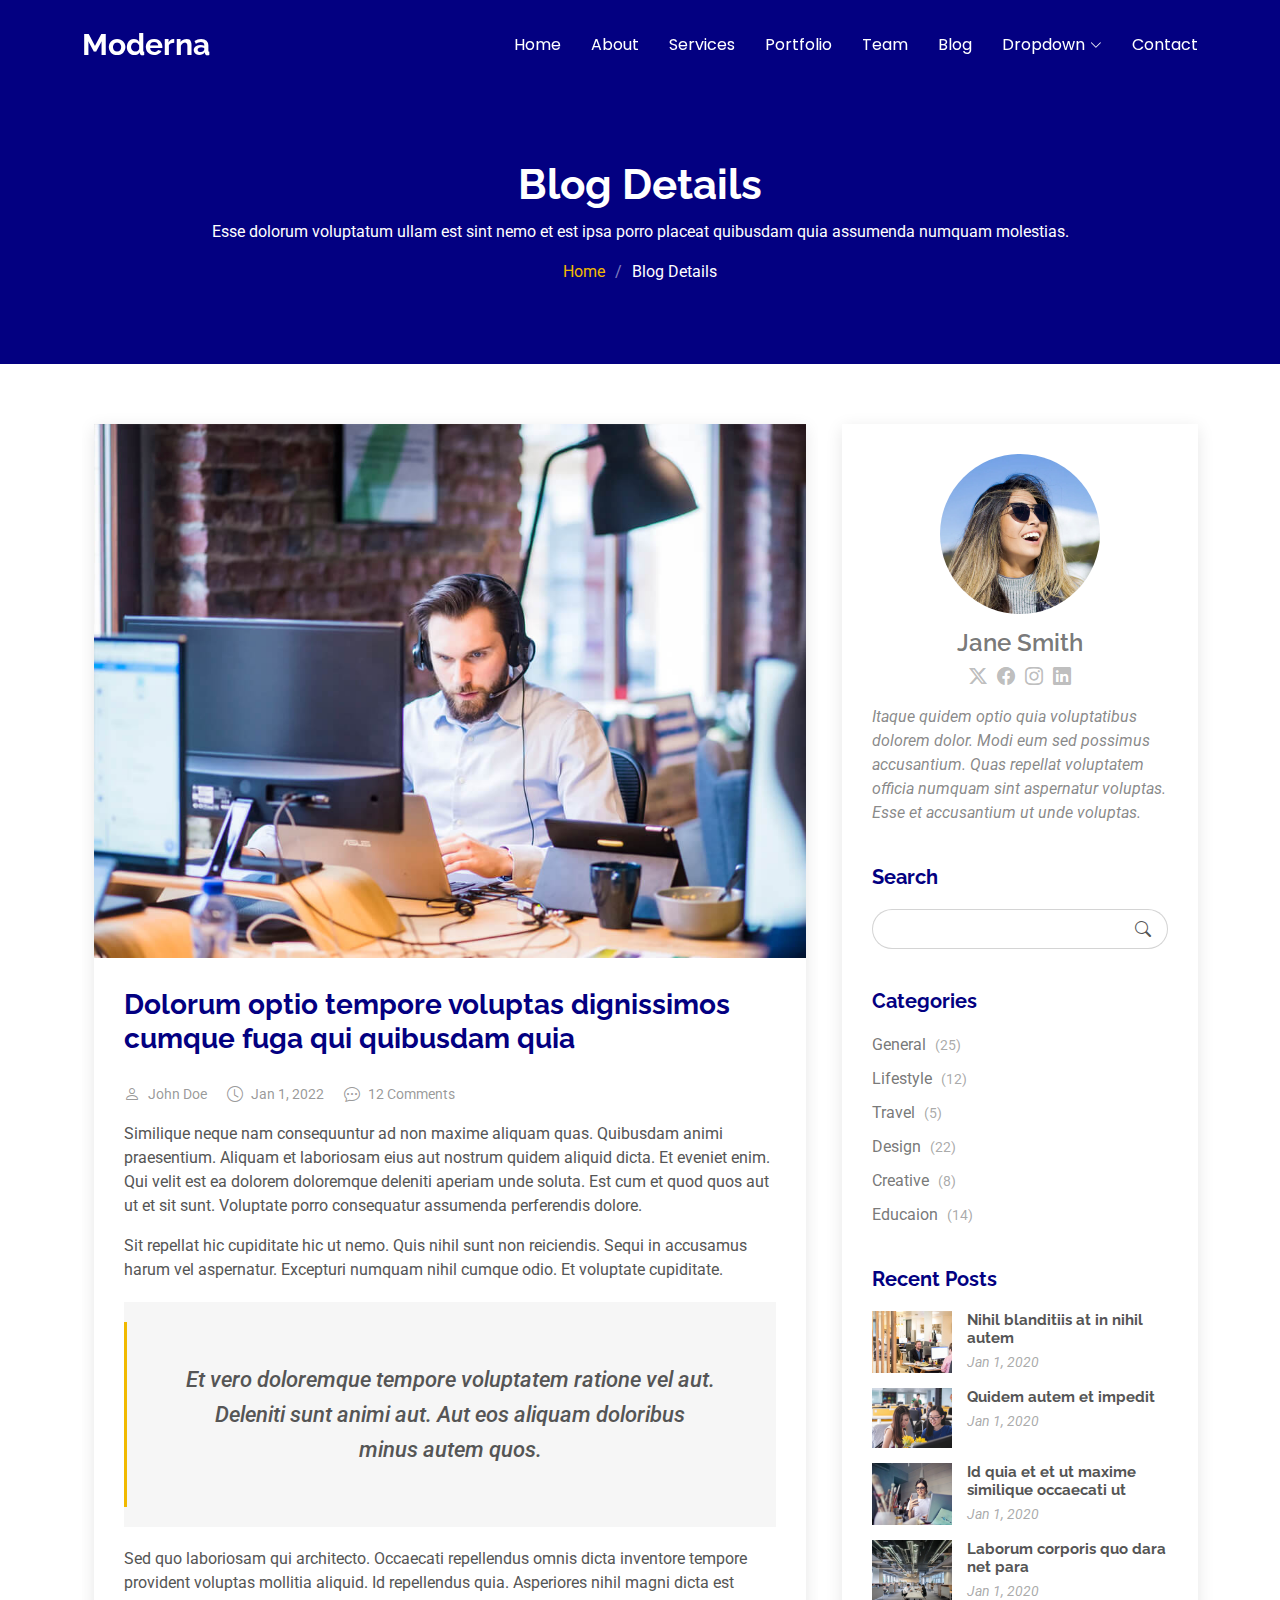
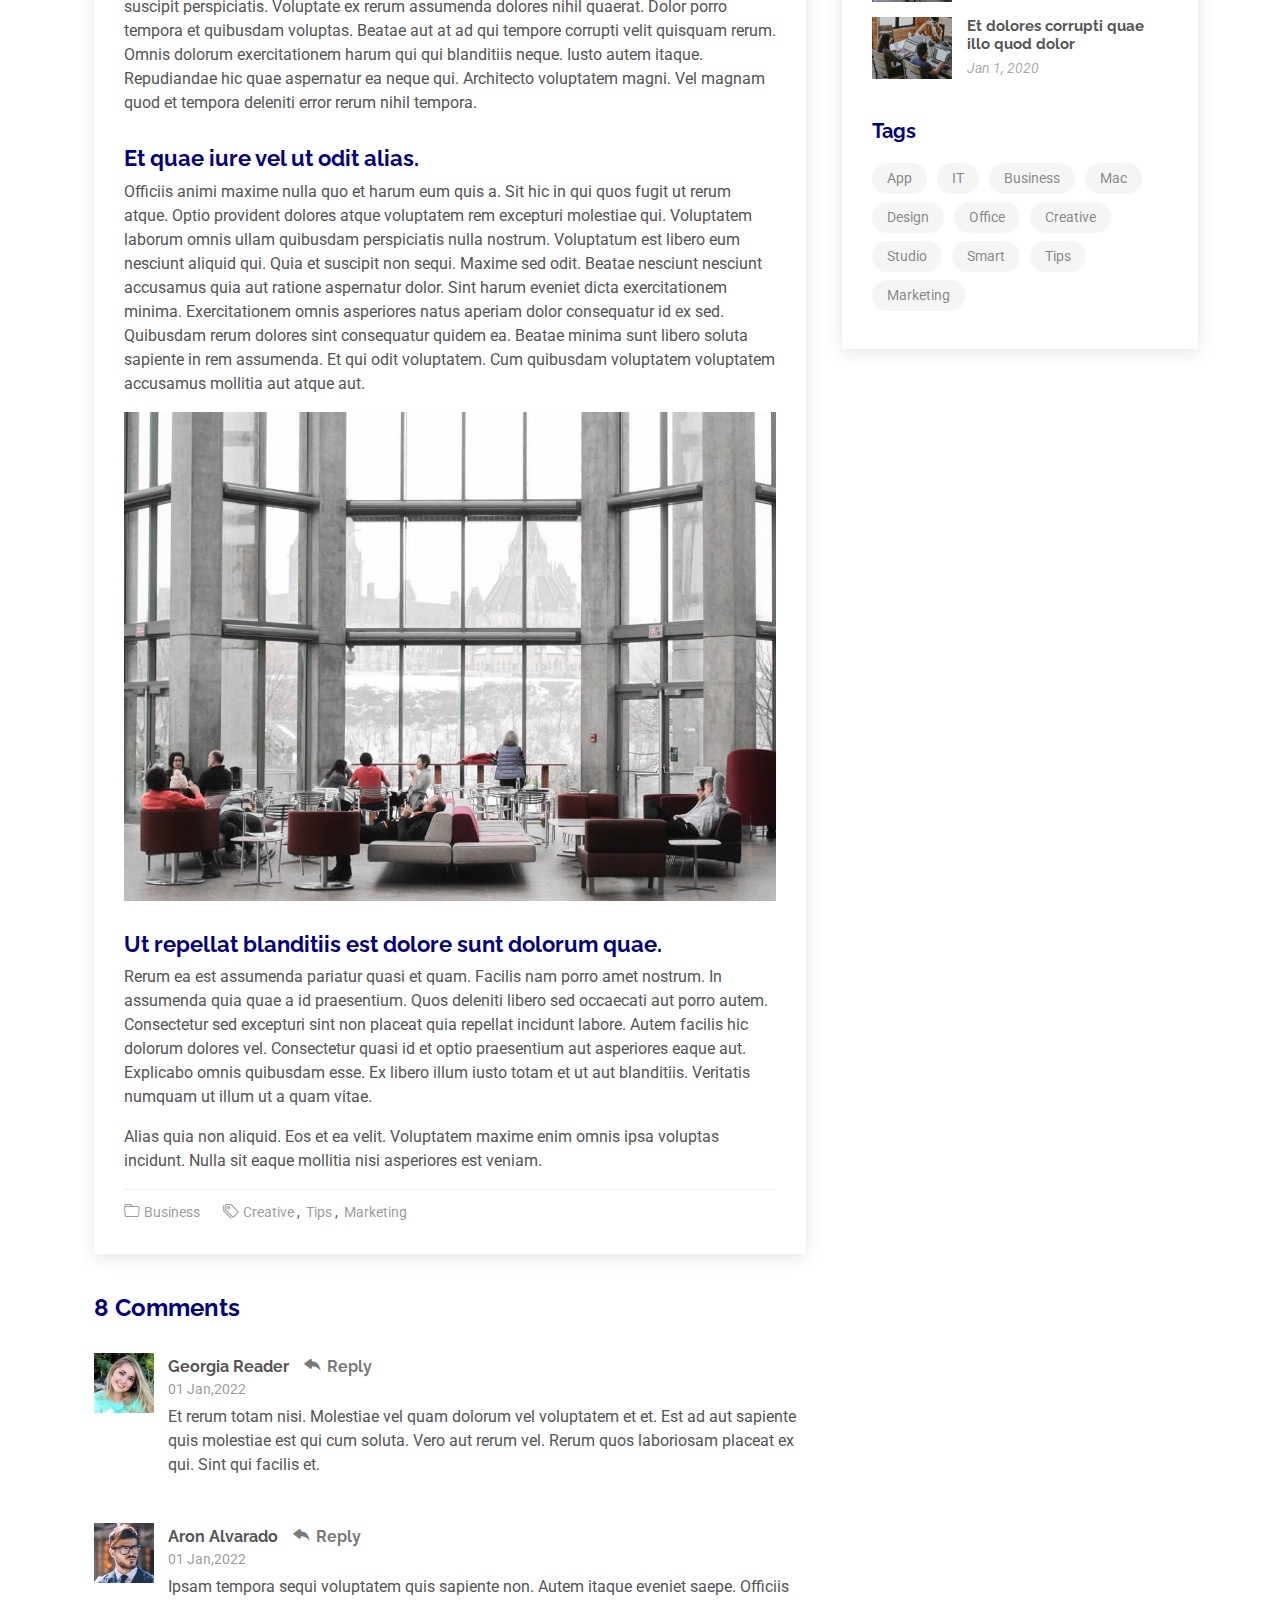
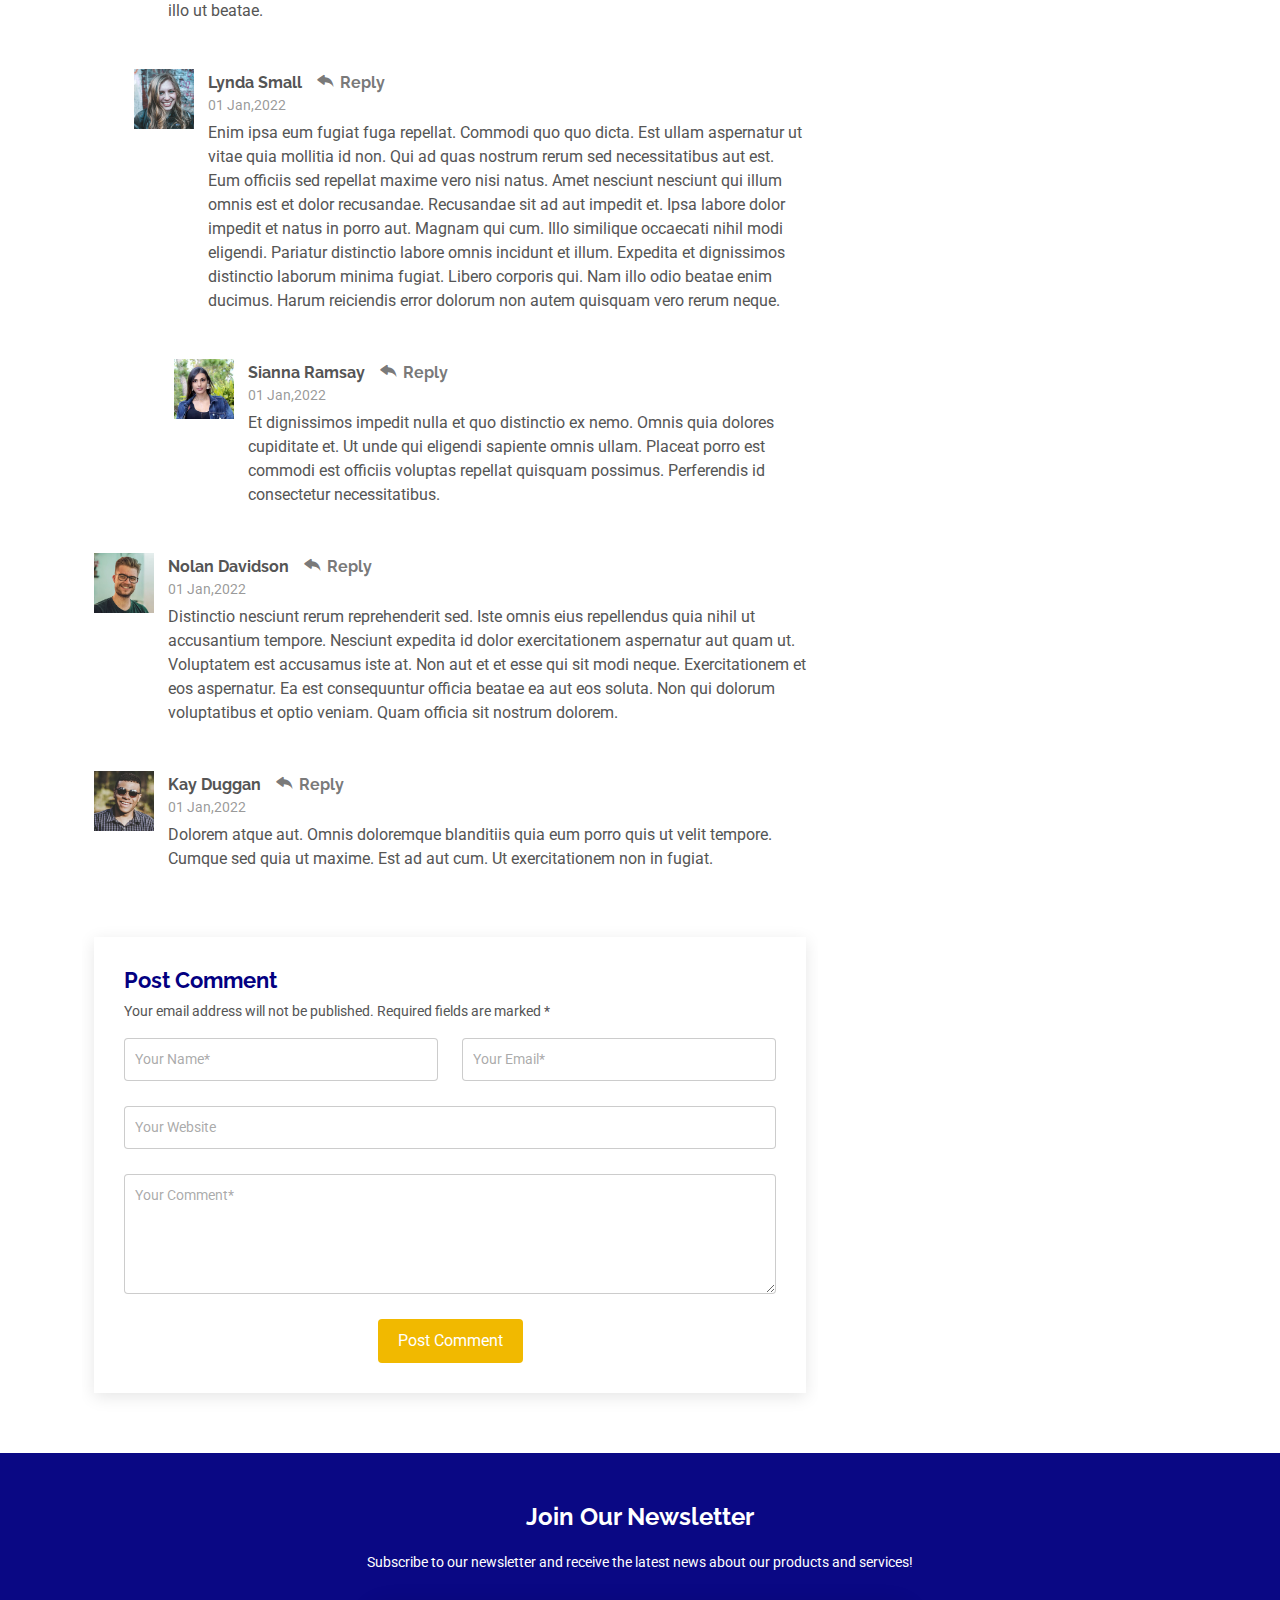
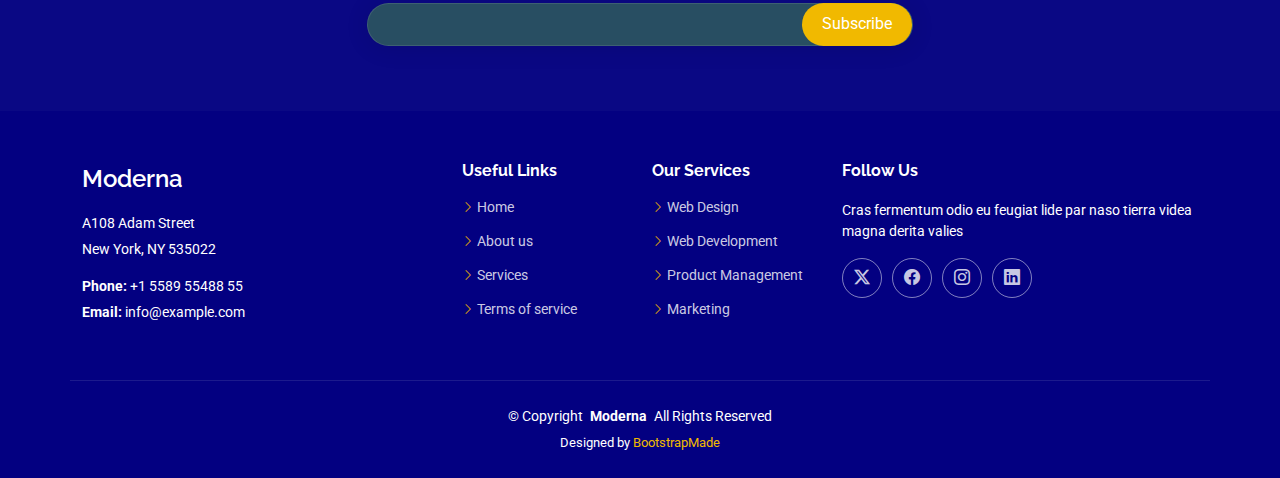
<file: Magester/blog-details.html>
<!DOCTYPE html>
<html lang="en">

<head>
  <meta charset="utf-8">
  <meta content="width=device-width, initial-scale=1.0" name="viewport">
  <title>Blog Details - Moderna Bootstrap Template</title>
  <meta name="description" content="">
  <meta name="keywords" content="">

  <!-- Favicons -->
  <link href="assets/img/favicon.png" rel="icon">
  <link href="assets/img/apple-touch-icon.png" rel="apple-touch-icon">

  <!-- Fonts -->
  <link href="https://fonts.googleapis.com" rel="preconnect">
  <link href="https://fonts.gstatic.com" rel="preconnect" crossorigin>
  <link href="https://fonts.googleapis.com/css2?family=Roboto:ital,wght@0,100;0,300;0,400;0,500;0,700;0,900;1,100;1,300;1,400;1,500;1,700;1,900&family=Poppins:ital,wght@0,100;0,200;0,300;0,400;0,500;0,600;0,700;0,800;0,900;1,100;1,200;1,300;1,400;1,500;1,600;1,700;1,800;1,900&family=Raleway:ital,wght@0,100;0,200;0,300;0,400;0,500;0,600;0,700;0,800;0,900;1,100;1,200;1,300;1,400;1,500;1,600;1,700;1,800;1,900&display=swap" rel="stylesheet">

  <!-- Vendor CSS Files -->
  <link href="assets/vendor/bootstrap/css/bootstrap.min.css" rel="stylesheet">
  <link href="assets/vendor/bootstrap-icons/bootstrap-icons.css" rel="stylesheet">
  <link href="assets/vendor/aos/aos.css" rel="stylesheet">
  <link href="assets/vendor/glightbox/css/glightbox.min.css" rel="stylesheet">
  <link href="assets/vendor/swiper/swiper-bundle.min.css" rel="stylesheet">

  <!-- Main CSS File -->
  <link href="assets/css/main.css" rel="stylesheet">

  <!-- =======================================================
  * Template Name: Moderna
  * Template URL: https://bootstrapmade.com/free-bootstrap-template-corporate-moderna/
  * Updated: Aug 07 2024 with Bootstrap v5.3.3
  * Author: BootstrapMade.com
  * License: https://bootstrapmade.com/license/
  ======================================================== -->
</head>

<body class="blog-details-page">

  <header id="header" class="header d-flex align-items-center fixed-top">
    <div class="container-fluid container-xl position-relative d-flex align-items-center justify-content-between">

      <a href="index.html" class="logo d-flex align-items-center">
        <!-- Uncomment the line below if you also wish to use an image logo -->
        <!-- <img src="assets/img/logo.png" alt=""> -->
        <h1 class="sitename">Moderna</h1>
      </a>

      <nav id="navmenu" class="navmenu">
        <ul>
          <li><a href="index.html">Home</a></li>
          <li><a href="about.html">About</a></li>
          <li><a href="services.html">Services</a></li>
          <li><a href="portfolio.html">Portfolio</a></li>
          <li><a href="team.html">Team</a></li>
          <li><a href="blog.html">Blog</a></li>
          <li class="dropdown"><a href="#"><span>Dropdown</span> <i class="bi bi-chevron-down toggle-dropdown"></i></a>
            <ul>
              <li><a href="#">Dropdown 1</a></li>
              <li class="dropdown"><a href="#"><span>Deep Dropdown</span> <i class="bi bi-chevron-down toggle-dropdown"></i></a>
                <ul>
                  <li><a href="#">Deep Dropdown 1</a></li>
                  <li><a href="#">Deep Dropdown 2</a></li>
                  <li><a href="#">Deep Dropdown 3</a></li>
                  <li><a href="#">Deep Dropdown 4</a></li>
                  <li><a href="#">Deep Dropdown 5</a></li>
                </ul>
              </li>
              <li><a href="#">Dropdown 2</a></li>
              <li><a href="#">Dropdown 3</a></li>
              <li><a href="#">Dropdown 4</a></li>
            </ul>
          </li>
          <li><a href="contact.html">Contact</a></li>
        </ul>
        <i class="mobile-nav-toggle d-xl-none bi bi-list"></i>
      </nav>

    </div>
  </header>

  <main class="main">

    <!-- Page Title -->
    <div class="page-title dark-background">
      <div class="container position-relative">
        <h1>Blog Details</h1>
        <p>Esse dolorum voluptatum ullam est sint nemo et est ipsa porro placeat quibusdam quia assumenda numquam molestias.</p>
        <nav class="breadcrumbs">
          <ol>
            <li><a href="index.html">Home</a></li>
            <li class="current">Blog Details</li>
          </ol>
        </nav>
      </div>
    </div><!-- End Page Title -->

    <div class="container">
      <div class="row">

        <div class="col-lg-8">

          <!-- Blog Details Section -->
          <section id="blog-details" class="blog-details section">
            <div class="container">

              <article class="article">

                <div class="post-img">
                  <img src="assets/img/blog/blog-1.jpg" alt="" class="img-fluid">
                </div>

                <h2 class="title">Dolorum optio tempore voluptas dignissimos cumque fuga qui quibusdam quia</h2>

                <div class="meta-top">
                  <ul>
                    <li class="d-flex align-items-center"><i class="bi bi-person"></i> <a href="blog-details.html">John Doe</a></li>
                    <li class="d-flex align-items-center"><i class="bi bi-clock"></i> <a href="blog-details.html"><time datetime="2020-01-01">Jan 1, 2022</time></a></li>
                    <li class="d-flex align-items-center"><i class="bi bi-chat-dots"></i> <a href="blog-details.html">12 Comments</a></li>
                  </ul>
                </div><!-- End meta top -->

                <div class="content">
                  <p>
                    Similique neque nam consequuntur ad non maxime aliquam quas. Quibusdam animi praesentium. Aliquam et laboriosam eius aut nostrum quidem aliquid dicta.
                    Et eveniet enim. Qui velit est ea dolorem doloremque deleniti aperiam unde soluta. Est cum et quod quos aut ut et sit sunt. Voluptate porro consequatur assumenda perferendis dolore.
                  </p>

                  <p>
                    Sit repellat hic cupiditate hic ut nemo. Quis nihil sunt non reiciendis. Sequi in accusamus harum vel aspernatur. Excepturi numquam nihil cumque odio. Et voluptate cupiditate.
                  </p>

                  <blockquote>
                    <p>
                      Et vero doloremque tempore voluptatem ratione vel aut. Deleniti sunt animi aut. Aut eos aliquam doloribus minus autem quos.
                    </p>
                  </blockquote>

                  <p>
                    Sed quo laboriosam qui architecto. Occaecati repellendus omnis dicta inventore tempore provident voluptas mollitia aliquid. Id repellendus quia. Asperiores nihil magni dicta est suscipit perspiciatis. Voluptate ex rerum assumenda dolores nihil quaerat.
                    Dolor porro tempora et quibusdam voluptas. Beatae aut at ad qui tempore corrupti velit quisquam rerum. Omnis dolorum exercitationem harum qui qui blanditiis neque.
                    Iusto autem itaque. Repudiandae hic quae aspernatur ea neque qui. Architecto voluptatem magni. Vel magnam quod et tempora deleniti error rerum nihil tempora.
                  </p>

                  <h3>Et quae iure vel ut odit alias.</h3>
                  <p>
                    Officiis animi maxime nulla quo et harum eum quis a. Sit hic in qui quos fugit ut rerum atque. Optio provident dolores atque voluptatem rem excepturi molestiae qui. Voluptatem laborum omnis ullam quibusdam perspiciatis nulla nostrum. Voluptatum est libero eum nesciunt aliquid qui.
                    Quia et suscipit non sequi. Maxime sed odit. Beatae nesciunt nesciunt accusamus quia aut ratione aspernatur dolor. Sint harum eveniet dicta exercitationem minima. Exercitationem omnis asperiores natus aperiam dolor consequatur id ex sed. Quibusdam rerum dolores sint consequatur quidem ea.
                    Beatae minima sunt libero soluta sapiente in rem assumenda. Et qui odit voluptatem. Cum quibusdam voluptatem voluptatem accusamus mollitia aut atque aut.
                  </p>
                  <img src="assets/img/blog/blog-inside-post.jpg" class="img-fluid" alt="">

                  <h3>Ut repellat blanditiis est dolore sunt dolorum quae.</h3>
                  <p>
                    Rerum ea est assumenda pariatur quasi et quam. Facilis nam porro amet nostrum. In assumenda quia quae a id praesentium. Quos deleniti libero sed occaecati aut porro autem. Consectetur sed excepturi sint non placeat quia repellat incidunt labore. Autem facilis hic dolorum dolores vel.
                    Consectetur quasi id et optio praesentium aut asperiores eaque aut. Explicabo omnis quibusdam esse. Ex libero illum iusto totam et ut aut blanditiis. Veritatis numquam ut illum ut a quam vitae.
                  </p>
                  <p>
                    Alias quia non aliquid. Eos et ea velit. Voluptatem maxime enim omnis ipsa voluptas incidunt. Nulla sit eaque mollitia nisi asperiores est veniam.
                  </p>

                </div><!-- End post content -->

                <div class="meta-bottom">
                  <i class="bi bi-folder"></i>
                  <ul class="cats">
                    <li><a href="#">Business</a></li>
                  </ul>

                  <i class="bi bi-tags"></i>
                  <ul class="tags">
                    <li><a href="#">Creative</a></li>
                    <li><a href="#">Tips</a></li>
                    <li><a href="#">Marketing</a></li>
                  </ul>
                </div><!-- End meta bottom -->

              </article>

            </div>
          </section><!-- /Blog Details Section -->

          <!-- Blog Comments Section -->
          <section id="blog-comments" class="blog-comments section">

            <div class="container">

              <h4 class="comments-count">8 Comments</h4>

              <div id="comment-1" class="comment">
                <div class="d-flex">
                  <div class="comment-img"><img src="assets/img/blog/comments-1.jpg" alt=""></div>
                  <div>
                    <h5><a href="">Georgia Reader</a> <a href="#" class="reply"><i class="bi bi-reply-fill"></i> Reply</a></h5>
                    <time datetime="2020-01-01">01 Jan,2022</time>
                    <p>
                      Et rerum totam nisi. Molestiae vel quam dolorum vel voluptatem et et. Est ad aut sapiente quis molestiae est qui cum soluta.
                      Vero aut rerum vel. Rerum quos laboriosam placeat ex qui. Sint qui facilis et.
                    </p>
                  </div>
                </div>
              </div><!-- End comment #1 -->

              <div id="comment-2" class="comment">
                <div class="d-flex">
                  <div class="comment-img"><img src="assets/img/blog/comments-2.jpg" alt=""></div>
                  <div>
                    <h5><a href="">Aron Alvarado</a> <a href="#" class="reply"><i class="bi bi-reply-fill"></i> Reply</a></h5>
                    <time datetime="2020-01-01">01 Jan,2022</time>
                    <p>
                      Ipsam tempora sequi voluptatem quis sapiente non. Autem itaque eveniet saepe. Officiis illo ut beatae.
                    </p>
                  </div>
                </div>

                <div id="comment-reply-1" class="comment comment-reply">
                  <div class="d-flex">
                    <div class="comment-img"><img src="assets/img/blog/comments-3.jpg" alt=""></div>
                    <div>
                      <h5><a href="">Lynda Small</a> <a href="#" class="reply"><i class="bi bi-reply-fill"></i> Reply</a></h5>
                      <time datetime="2020-01-01">01 Jan,2022</time>
                      <p>
                        Enim ipsa eum fugiat fuga repellat. Commodi quo quo dicta. Est ullam aspernatur ut vitae quia mollitia id non. Qui ad quas nostrum rerum sed necessitatibus aut est. Eum officiis sed repellat maxime vero nisi natus. Amet nesciunt nesciunt qui illum omnis est et dolor recusandae.

                        Recusandae sit ad aut impedit et. Ipsa labore dolor impedit et natus in porro aut. Magnam qui cum. Illo similique occaecati nihil modi eligendi. Pariatur distinctio labore omnis incidunt et illum. Expedita et dignissimos distinctio laborum minima fugiat.

                        Libero corporis qui. Nam illo odio beatae enim ducimus. Harum reiciendis error dolorum non autem quisquam vero rerum neque.
                      </p>
                    </div>
                  </div>

                  <div id="comment-reply-2" class="comment comment-reply">
                    <div class="d-flex">
                      <div class="comment-img"><img src="assets/img/blog/comments-4.jpg" alt=""></div>
                      <div>
                        <h5><a href="">Sianna Ramsay</a> <a href="#" class="reply"><i class="bi bi-reply-fill"></i> Reply</a></h5>
                        <time datetime="2020-01-01">01 Jan,2022</time>
                        <p>
                          Et dignissimos impedit nulla et quo distinctio ex nemo. Omnis quia dolores cupiditate et. Ut unde qui eligendi sapiente omnis ullam. Placeat porro est commodi est officiis voluptas repellat quisquam possimus. Perferendis id consectetur necessitatibus.
                        </p>
                      </div>
                    </div>

                  </div><!-- End comment reply #2-->

                </div><!-- End comment reply #1-->

              </div><!-- End comment #2-->

              <div id="comment-3" class="comment">
                <div class="d-flex">
                  <div class="comment-img"><img src="assets/img/blog/comments-5.jpg" alt=""></div>
                  <div>
                    <h5><a href="">Nolan Davidson</a> <a href="#" class="reply"><i class="bi bi-reply-fill"></i> Reply</a></h5>
                    <time datetime="2020-01-01">01 Jan,2022</time>
                    <p>
                      Distinctio nesciunt rerum reprehenderit sed. Iste omnis eius repellendus quia nihil ut accusantium tempore. Nesciunt expedita id dolor exercitationem aspernatur aut quam ut. Voluptatem est accusamus iste at.
                      Non aut et et esse qui sit modi neque. Exercitationem et eos aspernatur. Ea est consequuntur officia beatae ea aut eos soluta. Non qui dolorum voluptatibus et optio veniam. Quam officia sit nostrum dolorem.
                    </p>
                  </div>
                </div>

              </div><!-- End comment #3 -->

              <div id="comment-4" class="comment">
                <div class="d-flex">
                  <div class="comment-img"><img src="assets/img/blog/comments-6.jpg" alt=""></div>
                  <div>
                    <h5><a href="">Kay Duggan</a> <a href="#" class="reply"><i class="bi bi-reply-fill"></i> Reply</a></h5>
                    <time datetime="2020-01-01">01 Jan,2022</time>
                    <p>
                      Dolorem atque aut. Omnis doloremque blanditiis quia eum porro quis ut velit tempore. Cumque sed quia ut maxime. Est ad aut cum. Ut exercitationem non in fugiat.
                    </p>
                  </div>
                </div>

              </div><!-- End comment #4 -->

            </div>

          </section><!-- /Blog Comments Section -->

          <!-- Comment Form Section -->
          <section id="comment-form" class="comment-form section">
            <div class="container">

              <form action="">

                <h4>Post Comment</h4>
                <p>Your email address will not be published. Required fields are marked * </p>
                <div class="row">
                  <div class="col-md-6 form-group">
                    <input name="name" type="text" class="form-control" placeholder="Your Name*">
                  </div>
                  <div class="col-md-6 form-group">
                    <input name="email" type="text" class="form-control" placeholder="Your Email*">
                  </div>
                </div>
                <div class="row">
                  <div class="col form-group">
                    <input name="website" type="text" class="form-control" placeholder="Your Website">
                  </div>
                </div>
                <div class="row">
                  <div class="col form-group">
                    <textarea name="comment" class="form-control" placeholder="Your Comment*"></textarea>
                  </div>
                </div>

                <div class="text-center">
                  <button type="submit" class="btn btn-primary">Post Comment</button>
                </div>

              </form>

            </div>
          </section><!-- /Comment Form Section -->

        </div>

        <div class="col-lg-4 sidebar">

          <div class="widgets-container">

            <!-- Blog Author Widget -->
            <div class="blog-author-widget widget-item">

              <div class="d-flex flex-column align-items-center">
                <img src="assets/img/blog/blog-author.jpg" class="rounded-circle flex-shrink-0" alt="">
                <h4>Jane Smith</h4>
                <div class="social-links">
                  <a href="https://x.com/#"><i class="bi bi-twitter-x"></i></a>
                  <a href="https://facebook.com/#"><i class="bi bi-facebook"></i></a>
                  <a href="https://instagram.com/#"><i class="biu bi-instagram"></i></a>
                  <a href="https://instagram.com/#"><i class="biu bi-linkedin"></i></a>
                </div>

                <p>
                  Itaque quidem optio quia voluptatibus dolorem dolor. Modi eum sed possimus accusantium. Quas repellat voluptatem officia numquam sint aspernatur voluptas. Esse et accusantium ut unde voluptas.
                </p>

              </div>
            </div><!--/Blog Author Widget -->

            <!-- Search Widget -->
            <div class="search-widget widget-item">

              <h3 class="widget-title">Search</h3>
              <form action="">
                <input type="text">
                <button type="submit" title="Search"><i class="bi bi-search"></i></button>
              </form>

            </div><!--/Search Widget -->

            <!-- Categories Widget -->
            <div class="categories-widget widget-item">

              <h3 class="widget-title">Categories</h3>
              <ul class="mt-3">
                <li><a href="#">General <span>(25)</span></a></li>
                <li><a href="#">Lifestyle <span>(12)</span></a></li>
                <li><a href="#">Travel <span>(5)</span></a></li>
                <li><a href="#">Design <span>(22)</span></a></li>
                <li><a href="#">Creative <span>(8)</span></a></li>
                <li><a href="#">Educaion <span>(14)</span></a></li>
              </ul>

            </div><!--/Categories Widget -->

            <!-- Recent Posts Widget -->
            <div class="recent-posts-widget widget-item">

              <h3 class="widget-title">Recent Posts</h3>

              <div class="post-item">
                <img src="assets/img/blog/blog-recent-1.jpg" alt="" class="flex-shrink-0">
                <div>
                  <h4><a href="blog-details.html">Nihil blanditiis at in nihil autem</a></h4>
                  <time datetime="2020-01-01">Jan 1, 2020</time>
                </div>
              </div><!-- End recent post item-->

              <div class="post-item">
                <img src="assets/img/blog/blog-recent-2.jpg" alt="" class="flex-shrink-0">
                <div>
                  <h4><a href="blog-details.html">Quidem autem et impedit</a></h4>
                  <time datetime="2020-01-01">Jan 1, 2020</time>
                </div>
              </div><!-- End recent post item-->

              <div class="post-item">
                <img src="assets/img/blog/blog-recent-3.jpg" alt="" class="flex-shrink-0">
                <div>
                  <h4><a href="blog-details.html">Id quia et et ut maxime similique occaecati ut</a></h4>
                  <time datetime="2020-01-01">Jan 1, 2020</time>
                </div>
              </div><!-- End recent post item-->

              <div class="post-item">
                <img src="assets/img/blog/blog-recent-4.jpg" alt="" class="flex-shrink-0">
                <div>
                  <h4><a href="blog-details.html">Laborum corporis quo dara net para</a></h4>
                  <time datetime="2020-01-01">Jan 1, 2020</time>
                </div>
              </div><!-- End recent post item-->

              <div class="post-item">
                <img src="assets/img/blog/blog-recent-5.jpg" alt="" class="flex-shrink-0">
                <div>
                  <h4><a href="blog-details.html">Et dolores corrupti quae illo quod dolor</a></h4>
                  <time datetime="2020-01-01">Jan 1, 2020</time>
                </div>
              </div><!-- End recent post item-->

            </div><!--/Recent Posts Widget -->

            <!-- Tags Widget -->
            <div class="tags-widget widget-item">

              <h3 class="widget-title">Tags</h3>
              <ul>
                <li><a href="#">App</a></li>
                <li><a href="#">IT</a></li>
                <li><a href="#">Business</a></li>
                <li><a href="#">Mac</a></li>
                <li><a href="#">Design</a></li>
                <li><a href="#">Office</a></li>
                <li><a href="#">Creative</a></li>
                <li><a href="#">Studio</a></li>
                <li><a href="#">Smart</a></li>
                <li><a href="#">Tips</a></li>
                <li><a href="#">Marketing</a></li>
              </ul>

            </div><!--/Tags Widget -->

          </div>

        </div>

      </div>
    </div>

  </main>

  <footer id="footer" class="footer dark-background">

    <div class="footer-newsletter">
      <div class="container">
        <div class="row justify-content-center text-center">
          <div class="col-lg-6">
            <h4>Join Our Newsletter</h4>
            <p>Subscribe to our newsletter and receive the latest news about our products and services!</p>
            <form action="forms/newsletter.php" method="post" class="php-email-form">
              <div class="newsletter-form"><input type="email" name="email"><input type="submit" value="Subscribe"></div>
              <div class="loading">Loading</div>
              <div class="error-message"></div>
              <div class="sent-message">Your subscription request has been sent. Thank you!</div>
            </form>
          </div>
        </div>
      </div>
    </div>

    <div class="container footer-top">
      <div class="row gy-4">
        <div class="col-lg-4 col-md-6 footer-about">
          <a href="index.html" class="d-flex align-items-center">
            <span class="sitename">Moderna</span>
          </a>
          <div class="footer-contact pt-3">
            <p>A108 Adam Street</p>
            <p>New York, NY 535022</p>
            <p class="mt-3"><strong>Phone:</strong> <span>+1 5589 55488 55</span></p>
            <p><strong>Email:</strong> <span>info@example.com</span></p>
          </div>
        </div>

        <div class="col-lg-2 col-md-3 footer-links">
          <h4>Useful Links</h4>
          <ul>
            <li><i class="bi bi-chevron-right"></i> <a href="#">Home</a></li>
            <li><i class="bi bi-chevron-right"></i> <a href="#">About us</a></li>
            <li><i class="bi bi-chevron-right"></i> <a href="#">Services</a></li>
            <li><i class="bi bi-chevron-right"></i> <a href="#">Terms of service</a></li>
          </ul>
        </div>

        <div class="col-lg-2 col-md-3 footer-links">
          <h4>Our Services</h4>
          <ul>
            <li><i class="bi bi-chevron-right"></i> <a href="#">Web Design</a></li>
            <li><i class="bi bi-chevron-right"></i> <a href="#">Web Development</a></li>
            <li><i class="bi bi-chevron-right"></i> <a href="#">Product Management</a></li>
            <li><i class="bi bi-chevron-right"></i> <a href="#">Marketing</a></li>
          </ul>
        </div>

        <div class="col-lg-4 col-md-12">
          <h4>Follow Us</h4>
          <p>Cras fermentum odio eu feugiat lide par naso tierra videa magna derita valies</p>
          <div class="social-links d-flex">
            <a href=""><i class="bi bi-twitter-x"></i></a>
            <a href=""><i class="bi bi-facebook"></i></a>
            <a href=""><i class="bi bi-instagram"></i></a>
            <a href=""><i class="bi bi-linkedin"></i></a>
          </div>
        </div>

      </div>
    </div>

    <div class="container copyright text-center mt-4">
      <p>© <span>Copyright</span> <strong class="px-1 sitename">Moderna</strong> <span>All Rights Reserved</span></p>
      <div class="credits">
        <!-- All the links in the footer should remain intact. -->
        <!-- You can delete the links only if you've purchased the pro version. -->
        <!-- Licensing information: https://bootstrapmade.com/license/ -->
        <!-- Purchase the pro version with working PHP/AJAX contact form: [buy-url] -->
        Designed by <a href="https://bootstrapmade.com/">BootstrapMade</a>
      </div>
    </div>

  </footer>

  <!-- Scroll Top -->
  <a href="#" id="scroll-top" class="scroll-top d-flex align-items-center justify-content-center"><i class="bi bi-arrow-up-short"></i></a>

  <!-- Preloader -->
  <div id="preloader"></div>

  <!-- Vendor JS Files -->
  <script src="assets/vendor/bootstrap/js/bootstrap.bundle.min.js"></script>
  <script src="assets/vendor/php-email-form/validate.js"></script>
  <script src="assets/vendor/aos/aos.js"></script>
  <script src="assets/vendor/glightbox/js/glightbox.min.js"></script>
  <script src="assets/vendor/purecounter/purecounter_vanilla.js"></script>
  <script src="assets/vendor/swiper/swiper-bundle.min.js"></script>
  <script src="assets/vendor/waypoints/noframework.waypoints.js"></script>
  <script src="assets/vendor/imagesloaded/imagesloaded.pkgd.min.js"></script>
  <script src="assets/vendor/isotope-layout/isotope.pkgd.min.js"></script>

  <!-- Main JS File -->
  <script src="assets/js/main.js"></script>

</body>

</html>
</file>
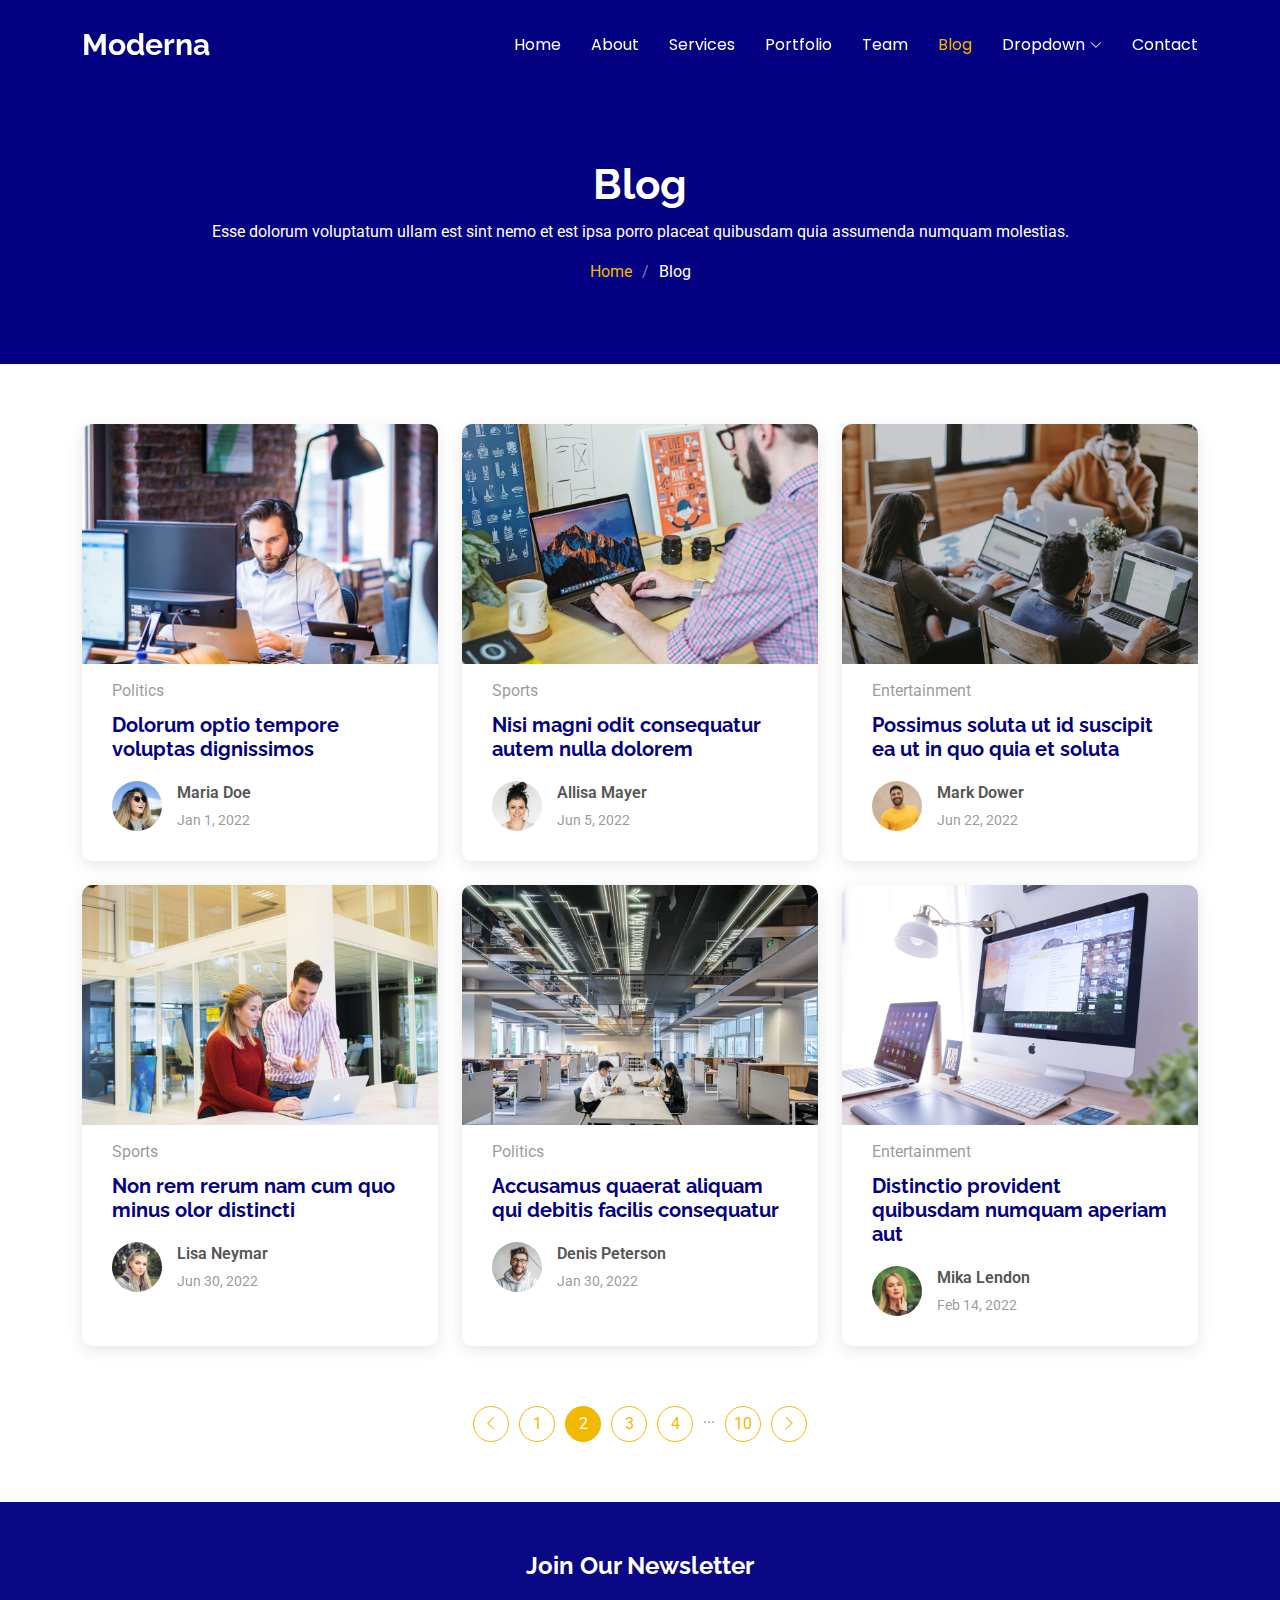
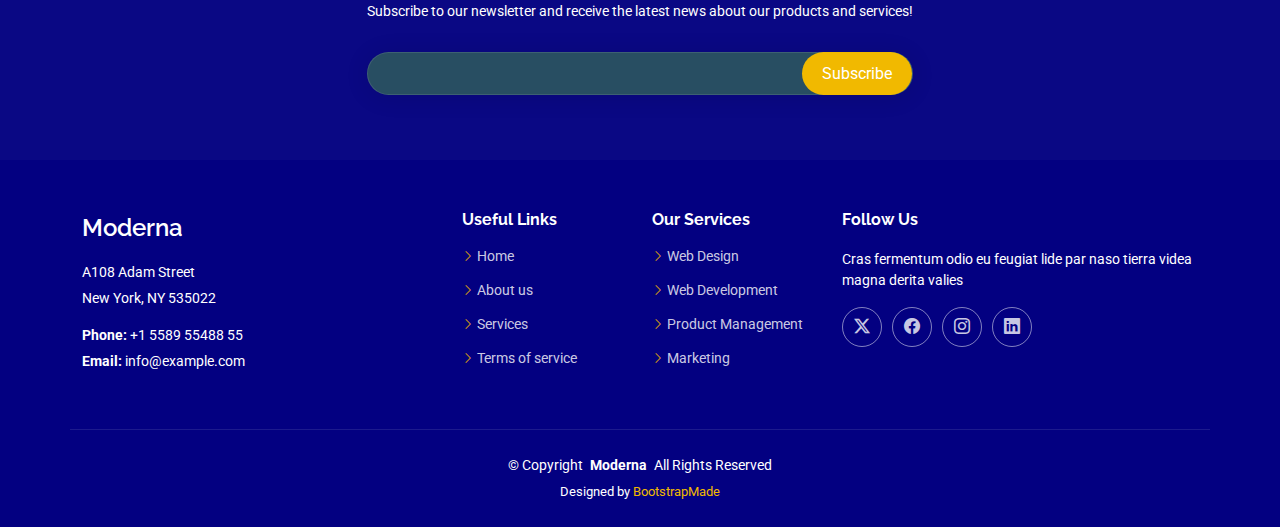
<file: Magester/blog.html>
<!DOCTYPE html>
<html lang="en">

<head>
  <meta charset="utf-8">
  <meta content="width=device-width, initial-scale=1.0" name="viewport">
  <title>Blog - Moderna Bootstrap Template</title>
  <meta name="description" content="">
  <meta name="keywords" content="">

  <!-- Favicons -->
  <link href="assets/img/favicon.png" rel="icon">
  <link href="assets/img/apple-touch-icon.png" rel="apple-touch-icon">

  <!-- Fonts -->
  <link href="https://fonts.googleapis.com" rel="preconnect">
  <link href="https://fonts.gstatic.com" rel="preconnect" crossorigin>
  <link href="https://fonts.googleapis.com/css2?family=Roboto:ital,wght@0,100;0,300;0,400;0,500;0,700;0,900;1,100;1,300;1,400;1,500;1,700;1,900&family=Poppins:ital,wght@0,100;0,200;0,300;0,400;0,500;0,600;0,700;0,800;0,900;1,100;1,200;1,300;1,400;1,500;1,600;1,700;1,800;1,900&family=Raleway:ital,wght@0,100;0,200;0,300;0,400;0,500;0,600;0,700;0,800;0,900;1,100;1,200;1,300;1,400;1,500;1,600;1,700;1,800;1,900&display=swap" rel="stylesheet">

  <!-- Vendor CSS Files -->
  <link href="assets/vendor/bootstrap/css/bootstrap.min.css" rel="stylesheet">
  <link href="assets/vendor/bootstrap-icons/bootstrap-icons.css" rel="stylesheet">
  <link href="assets/vendor/aos/aos.css" rel="stylesheet">
  <link href="assets/vendor/glightbox/css/glightbox.min.css" rel="stylesheet">
  <link href="assets/vendor/swiper/swiper-bundle.min.css" rel="stylesheet">

  <!-- Main CSS File -->
  <link href="assets/css/main.css" rel="stylesheet">

  <!-- =======================================================
  * Template Name: Moderna
  * Template URL: https://bootstrapmade.com/free-bootstrap-template-corporate-moderna/
  * Updated: Aug 07 2024 with Bootstrap v5.3.3
  * Author: BootstrapMade.com
  * License: https://bootstrapmade.com/license/
  ======================================================== -->
</head>

<body class="blog-page">

  <header id="header" class="header d-flex align-items-center fixed-top">
    <div class="container-fluid container-xl position-relative d-flex align-items-center justify-content-between">

      <a href="index.html" class="logo d-flex align-items-center">
        <!-- Uncomment the line below if you also wish to use an image logo -->
        <!-- <img src="assets/img/logo.png" alt=""> -->
        <h1 class="sitename">Moderna</h1>
      </a>

      <nav id="navmenu" class="navmenu">
        <ul>
          <li><a href="index.html">Home</a></li>
          <li><a href="about.html">About</a></li>
          <li><a href="services.html">Services</a></li>
          <li><a href="portfolio.html">Portfolio</a></li>
          <li><a href="team.html">Team</a></li>
          <li><a href="blog.html" class="active">Blog</a></li>
          <li class="dropdown"><a href="#"><span>Dropdown</span> <i class="bi bi-chevron-down toggle-dropdown"></i></a>
            <ul>
              <li><a href="#">Dropdown 1</a></li>
              <li class="dropdown"><a href="#"><span>Deep Dropdown</span> <i class="bi bi-chevron-down toggle-dropdown"></i></a>
                <ul>
                  <li><a href="#">Deep Dropdown 1</a></li>
                  <li><a href="#">Deep Dropdown 2</a></li>
                  <li><a href="#">Deep Dropdown 3</a></li>
                  <li><a href="#">Deep Dropdown 4</a></li>
                  <li><a href="#">Deep Dropdown 5</a></li>
                </ul>
              </li>
              <li><a href="#">Dropdown 2</a></li>
              <li><a href="#">Dropdown 3</a></li>
              <li><a href="#">Dropdown 4</a></li>
            </ul>
          </li>
          <li><a href="contact.html">Contact</a></li>
        </ul>
        <i class="mobile-nav-toggle d-xl-none bi bi-list"></i>
      </nav>

    </div>
  </header>

  <main class="main">

    <!-- Page Title -->
    <div class="page-title dark-background">
      <div class="container position-relative">
        <h1>Blog</h1>
        <p>Esse dolorum voluptatum ullam est sint nemo et est ipsa porro placeat quibusdam quia assumenda numquam molestias.</p>
        <nav class="breadcrumbs">
          <ol>
            <li><a href="index.html">Home</a></li>
            <li class="current">Blog</li>
          </ol>
        </nav>
      </div>
    </div><!-- End Page Title -->

    <!-- Blog Posts Section -->
    <section id="blog-posts" class="blog-posts section">

      <div class="container">
        <div class="row gy-4">

          <div class="col-lg-4">
            <article>

              <div class="post-img">
                <img src="assets/img/blog/blog-1.jpg" alt="" class="img-fluid">
              </div>

              <p class="post-category">Politics</p>

              <h2 class="title">
                <a href="blog-details.html">Dolorum optio tempore voluptas dignissimos</a>
              </h2>

              <div class="d-flex align-items-center">
                <img src="assets/img/blog/blog-author.jpg" alt="" class="img-fluid post-author-img flex-shrink-0">
                <div class="post-meta">
                  <p class="post-author">Maria Doe</p>
                  <p class="post-date">
                    <time datetime="2022-01-01">Jan 1, 2022</time>
                  </p>
                </div>
              </div>

            </article>
          </div><!-- End post list item -->

          <div class="col-lg-4">
            <article>

              <div class="post-img">
                <img src="assets/img/blog/blog-2.jpg" alt="" class="img-fluid">
              </div>

              <p class="post-category">Sports</p>

              <h2 class="title">
                <a href="blog-details.html">Nisi magni odit consequatur autem nulla dolorem</a>
              </h2>

              <div class="d-flex align-items-center">
                <img src="assets/img/blog/blog-author-2.jpg" alt="" class="img-fluid post-author-img flex-shrink-0">
                <div class="post-meta">
                  <p class="post-author">Allisa Mayer</p>
                  <p class="post-date">
                    <time datetime="2022-01-01">Jun 5, 2022</time>
                  </p>
                </div>
              </div>

            </article>
          </div><!-- End post list item -->

          <div class="col-lg-4">
            <article>

              <div class="post-img">
                <img src="assets/img/blog/blog-3.jpg" alt="" class="img-fluid">
              </div>

              <p class="post-category">Entertainment</p>

              <h2 class="title">
                <a href="blog-details.html">Possimus soluta ut id suscipit ea ut in quo quia et soluta</a>
              </h2>

              <div class="d-flex align-items-center">
                <img src="assets/img/blog/blog-author-3.jpg" alt="" class="img-fluid post-author-img flex-shrink-0">
                <div class="post-meta">
                  <p class="post-author">Mark Dower</p>
                  <p class="post-date">
                    <time datetime="2022-01-01">Jun 22, 2022</time>
                  </p>
                </div>
              </div>

            </article>
          </div><!-- End post list item -->

          <div class="col-lg-4">
            <article>

              <div class="post-img">
                <img src="assets/img/blog/blog-4.jpg" alt="" class="img-fluid">
              </div>

              <p class="post-category">Sports</p>

              <h2 class="title">
                <a href="blog-details.html">Non rem rerum nam cum quo minus olor distincti</a>
              </h2>

              <div class="d-flex align-items-center">
                <img src="assets/img/blog/blog-author-4.jpg" alt="" class="img-fluid post-author-img flex-shrink-0">
                <div class="post-meta">
                  <p class="post-author">Lisa Neymar</p>
                  <p class="post-date">
                    <time datetime="2022-01-01">Jun 30, 2022</time>
                  </p>
                </div>
              </div>

            </article>
          </div><!-- End post list item -->

          <div class="col-lg-4">
            <article>

              <div class="post-img">
                <img src="assets/img/blog/blog-5.jpg" alt="" class="img-fluid">
              </div>

              <p class="post-category">Politics</p>

              <h2 class="title">
                <a href="blog-details.html">Accusamus quaerat aliquam qui debitis facilis consequatur</a>
              </h2>

              <div class="d-flex align-items-center">
                <img src="assets/img/blog/blog-author-5.jpg" alt="" class="img-fluid post-author-img flex-shrink-0">
                <div class="post-meta">
                  <p class="post-author">Denis Peterson</p>
                  <p class="post-date">
                    <time datetime="2022-01-01">Jan 30, 2022</time>
                  </p>
                </div>
              </div>

            </article>
          </div><!-- End post list item -->

          <div class="col-lg-4">
            <article>

              <div class="post-img">
                <img src="assets/img/blog/blog-6.jpg" alt="" class="img-fluid">
              </div>

              <p class="post-category">Entertainment</p>

              <h2 class="title">
                <a href="blog-details.html">Distinctio provident quibusdam numquam aperiam aut</a>
              </h2>

              <div class="d-flex align-items-center">
                <img src="assets/img/blog/blog-author-6.jpg" alt="" class="img-fluid post-author-img flex-shrink-0">
                <div class="post-meta">
                  <p class="post-author">Mika Lendon</p>
                  <p class="post-date">
                    <time datetime="2022-01-01">Feb 14, 2022</time>
                  </p>
                </div>
              </div>

            </article>
          </div><!-- End post list item -->

        </div>
      </div>

    </section><!-- /Blog Posts Section -->

    <!-- Blog Pagination Section -->
    <section id="blog-pagination" class="blog-pagination section">

      <div class="container">
        <div class="d-flex justify-content-center">
          <ul>
            <li><a href="#"><i class="bi bi-chevron-left"></i></a></li>
            <li><a href="#">1</a></li>
            <li><a href="#" class="active">2</a></li>
            <li><a href="#">3</a></li>
            <li><a href="#">4</a></li>
            <li>...</li>
            <li><a href="#">10</a></li>
            <li><a href="#"><i class="bi bi-chevron-right"></i></a></li>
          </ul>
        </div>
      </div>

    </section><!-- /Blog Pagination Section -->

  </main>

  <footer id="footer" class="footer dark-background">

    <div class="footer-newsletter">
      <div class="container">
        <div class="row justify-content-center text-center">
          <div class="col-lg-6">
            <h4>Join Our Newsletter</h4>
            <p>Subscribe to our newsletter and receive the latest news about our products and services!</p>
            <form action="forms/newsletter.php" method="post" class="php-email-form">
              <div class="newsletter-form"><input type="email" name="email"><input type="submit" value="Subscribe"></div>
              <div class="loading">Loading</div>
              <div class="error-message"></div>
              <div class="sent-message">Your subscription request has been sent. Thank you!</div>
            </form>
          </div>
        </div>
      </div>
    </div>

    <div class="container footer-top">
      <div class="row gy-4">
        <div class="col-lg-4 col-md-6 footer-about">
          <a href="index.html" class="d-flex align-items-center">
            <span class="sitename">Moderna</span>
          </a>
          <div class="footer-contact pt-3">
            <p>A108 Adam Street</p>
            <p>New York, NY 535022</p>
            <p class="mt-3"><strong>Phone:</strong> <span>+1 5589 55488 55</span></p>
            <p><strong>Email:</strong> <span>info@example.com</span></p>
          </div>
        </div>

        <div class="col-lg-2 col-md-3 footer-links">
          <h4>Useful Links</h4>
          <ul>
            <li><i class="bi bi-chevron-right"></i> <a href="#">Home</a></li>
            <li><i class="bi bi-chevron-right"></i> <a href="#">About us</a></li>
            <li><i class="bi bi-chevron-right"></i> <a href="#">Services</a></li>
            <li><i class="bi bi-chevron-right"></i> <a href="#">Terms of service</a></li>
          </ul>
        </div>

        <div class="col-lg-2 col-md-3 footer-links">
          <h4>Our Services</h4>
          <ul>
            <li><i class="bi bi-chevron-right"></i> <a href="#">Web Design</a></li>
            <li><i class="bi bi-chevron-right"></i> <a href="#">Web Development</a></li>
            <li><i class="bi bi-chevron-right"></i> <a href="#">Product Management</a></li>
            <li><i class="bi bi-chevron-right"></i> <a href="#">Marketing</a></li>
          </ul>
        </div>

        <div class="col-lg-4 col-md-12">
          <h4>Follow Us</h4>
          <p>Cras fermentum odio eu feugiat lide par naso tierra videa magna derita valies</p>
          <div class="social-links d-flex">
            <a href=""><i class="bi bi-twitter-x"></i></a>
            <a href=""><i class="bi bi-facebook"></i></a>
            <a href=""><i class="bi bi-instagram"></i></a>
            <a href=""><i class="bi bi-linkedin"></i></a>
          </div>
        </div>

      </div>
    </div>

    <div class="container copyright text-center mt-4">
      <p>© <span>Copyright</span> <strong class="px-1 sitename">Moderna</strong> <span>All Rights Reserved</span></p>
      <div class="credits">
        <!-- All the links in the footer should remain intact. -->
        <!-- You can delete the links only if you've purchased the pro version. -->
        <!-- Licensing information: https://bootstrapmade.com/license/ -->
        <!-- Purchase the pro version with working PHP/AJAX contact form: [buy-url] -->
        Designed by <a href="https://bootstrapmade.com/">BootstrapMade</a>
      </div>
    </div>

  </footer>

  <!-- Scroll Top -->
  <a href="#" id="scroll-top" class="scroll-top d-flex align-items-center justify-content-center"><i class="bi bi-arrow-up-short"></i></a>

  <!-- Preloader -->
  <div id="preloader"></div>

  <!-- Vendor JS Files -->
  <script src="assets/vendor/bootstrap/js/bootstrap.bundle.min.js"></script>
  <script src="assets/vendor/php-email-form/validate.js"></script>
  <script src="assets/vendor/aos/aos.js"></script>
  <script src="assets/vendor/glightbox/js/glightbox.min.js"></script>
  <script src="assets/vendor/purecounter/purecounter_vanilla.js"></script>
  <script src="assets/vendor/swiper/swiper-bundle.min.js"></script>
  <script src="assets/vendor/waypoints/noframework.waypoints.js"></script>
  <script src="assets/vendor/imagesloaded/imagesloaded.pkgd.min.js"></script>
  <script src="assets/vendor/isotope-layout/isotope.pkgd.min.js"></script>

  <!-- Main JS File -->
  <script src="assets/js/main.js"></script>

</body>

</html>
</file>
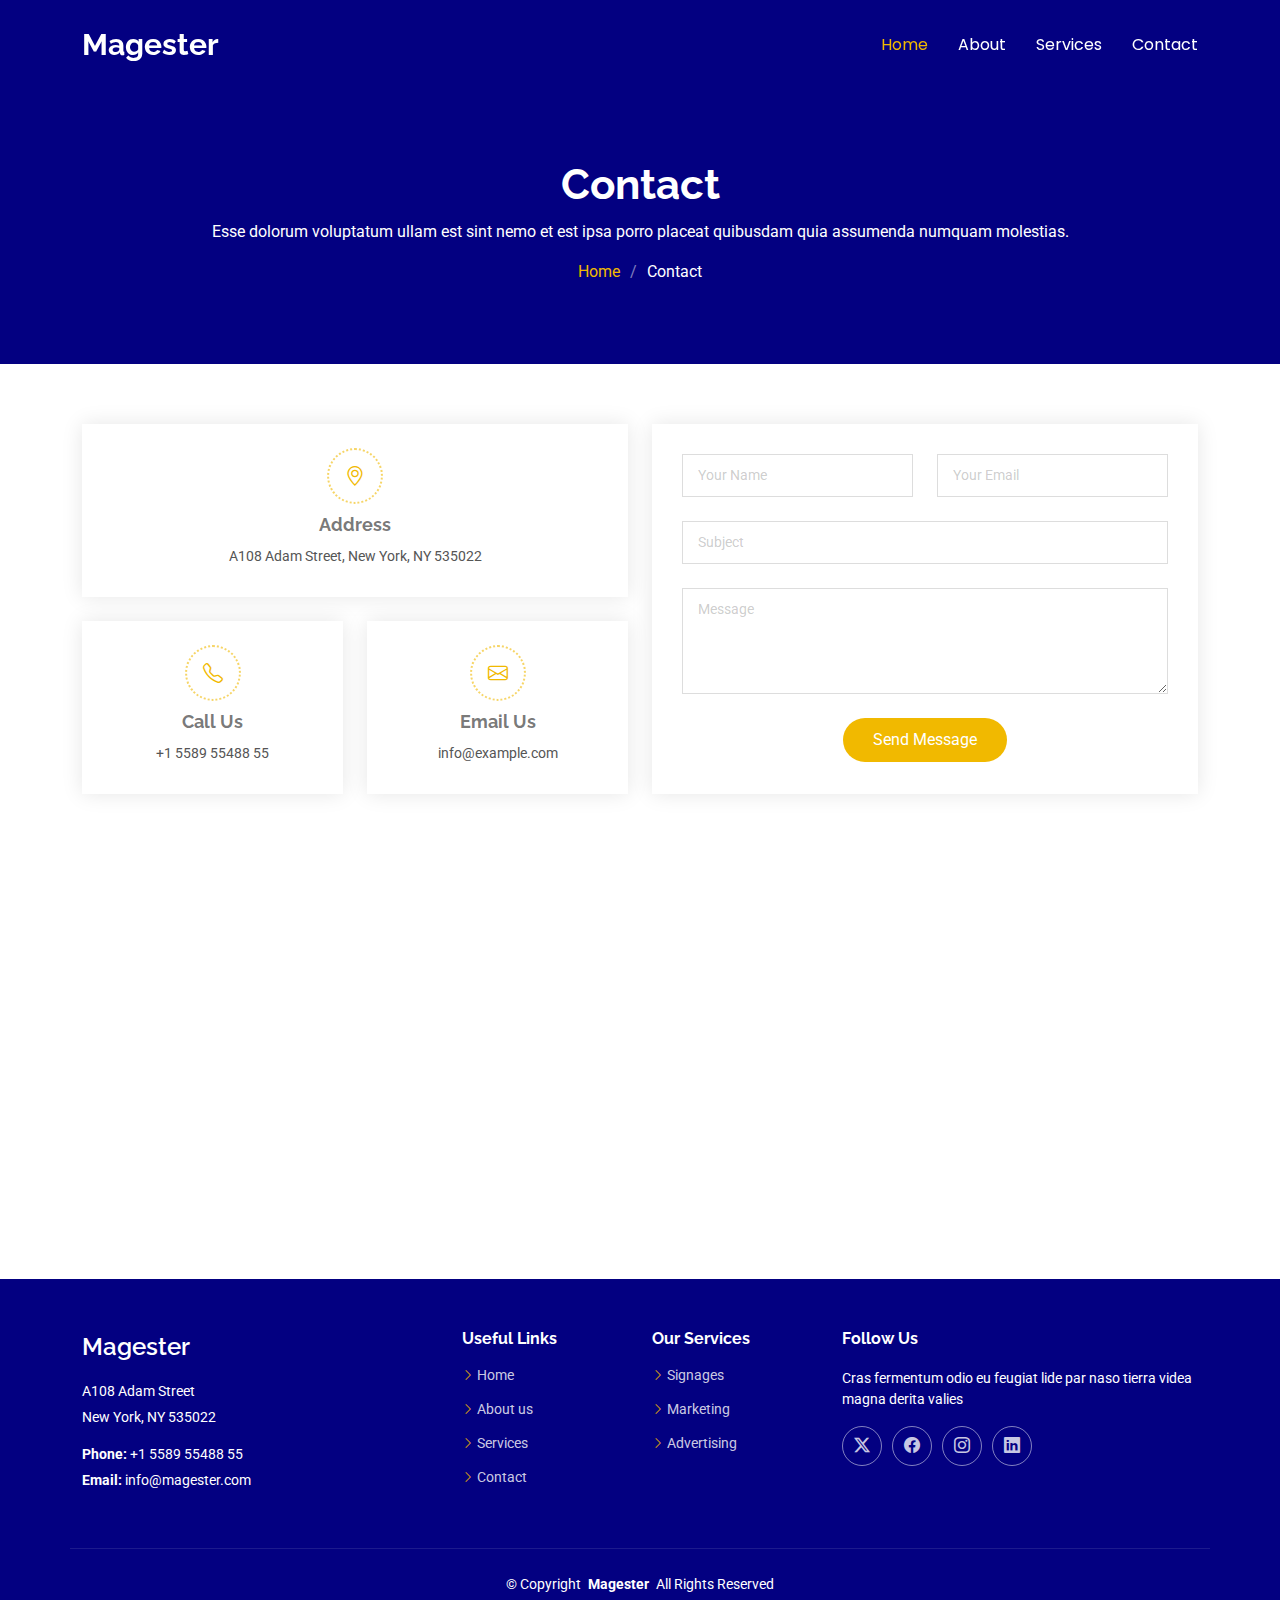
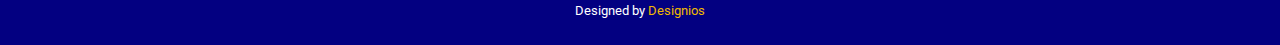
<file: Magester/contact.html>
<!DOCTYPE html>
<html lang="en">

<head>
    <meta charset="utf-8">
    <meta content="width=device-width, initial-scale=1.0" name="viewport">
    <title>Welcome to Magester Advertising & Publicity</title>
    <meta name="description" content="">
    <meta name="keywords" content="">

    <!-- Favicons -->
    <link href="assets/img/favicon.png" rel="icon">
    <link href="assets/img/apple-touch-icon.png" rel="apple-touch-icon">

    <!-- Fonts -->
    <link href="https://fonts.googleapis.com" rel="preconnect">
    <link href="https://fonts.gstatic.com" rel="preconnect" crossorigin>
    <link href="https://fonts.googleapis.com/css2?family=Roboto:ital,wght@0,100;0,300;0,400;0,500;0,700;0,900;1,100;1,300;1,400;1,500;1,700;1,900&family=Poppins:ital,wght@0,100;0,200;0,300;0,400;0,500;0,600;0,700;0,800;0,900;1,100;1,200;1,300;1,400;1,500;1,600;1,700;1,800;1,900&family=Raleway:ital,wght@0,100;0,200;0,300;0,400;0,500;0,600;0,700;0,800;0,900;1,100;1,200;1,300;1,400;1,500;1,600;1,700;1,800;1,900&display=swap"
        rel="stylesheet">

    <!-- Vendor CSS Files -->
    <link href="assets/vendor/bootstrap/css/bootstrap.min.css" rel="stylesheet">
    <link href="assets/vendor/bootstrap-icons/bootstrap-icons.css" rel="stylesheet">
    <link href="assets/vendor/aos/aos.css" rel="stylesheet">
    <link href="assets/vendor/glightbox/css/glightbox.min.css" rel="stylesheet">
    <link href="assets/vendor/swiper/swiper-bundle.min.css" rel="stylesheet">

    <!-- Main CSS File -->
    <link href="assets/css/main.css" rel="stylesheet">

    <!-- =======================================================
  * Template Name: Moderna
  * Template URL: https://bootstrapmade.com/free-bootstrap-template-corporate-moderna/
  * Updated: Aug 07 2024 with Bootstrap v5.3.3
  * Author: BootstrapMade.com
  * License: https://bootstrapmade.com/license/
  ======================================================== -->
</head>

<body class="index-page">

    <header id="header" class="header d-flex align-items-center fixed-top">
        <div class="container-fluid container-xl position-relative d-flex align-items-center justify-content-between">

            <a href="index.html" class="logo d-flex align-items-center">
                <!-- Uncomment the line below if you also wish to use an image logo -->
                <!-- <img src="assets/img/logo.png" alt=""> -->
                <h1 class="sitename">Magester <br/>
                    <!-- <h6>Advertising & Publicity</h6> -->
                </h1>
            </a>

            <nav id="navmenu" class="navmenu">
                <ul>
                    <li><a href="index.html" class="active">Home</a></li>
                    <li><a href="about.html">About</a></li>
                    <li><a href="services.html">Services</a></li>
                    <li><a href="contact.html">Contact</a></li>
                </ul>
                <i class="mobile-nav-toggle d-xl-none bi bi-list"></i>
            </nav>

        </div>
    </header>
    <main class="main">

        <!-- Page Title -->
        <div class="page-title dark-background">
            <div class="container position-relative">
                <h1>Contact</h1>
                <p>Esse dolorum voluptatum ullam est sint nemo et est ipsa porro placeat quibusdam quia assumenda numquam molestias.</p>
                <nav class="breadcrumbs">
                    <ol>
                        <li><a href="index.html">Home</a></li>
                        <li class="current">Contact</li>
                    </ol>
                </nav>
            </div>
        </div>
        <!-- End Page Title -->

        <!-- Contact Section -->
        <section id="contact" class="contact section">

            <div class="container" data-aos="fade-up" data-aos-delay="100">

                <div class="row gy-4">
                    <div class="col-lg-6 ">
                        <div class="row gy-4">

                            <div class="col-lg-12">
                                <div class="info-item d-flex flex-column justify-content-center align-items-center" data-aos="fade-up" data-aos-delay="200">
                                    <i class="bi bi-geo-alt"></i>
                                    <h3>Address</h3>
                                    <p>A108 Adam Street, New York, NY 535022</p>
                                </div>
                            </div>
                            <!-- End Info Item -->

                            <div class="col-md-6">
                                <div class="info-item d-flex flex-column justify-content-center align-items-center" data-aos="fade-up" data-aos-delay="300">
                                    <i class="bi bi-telephone"></i>
                                    <h3>Call Us</h3>
                                    <p>+1 5589 55488 55</p>
                                </div>
                            </div>
                            <!-- End Info Item -->

                            <div class="col-md-6">
                                <div class="info-item d-flex flex-column justify-content-center align-items-center" data-aos="fade-up" data-aos-delay="400">
                                    <i class="bi bi-envelope"></i>
                                    <h3>Email Us</h3>
                                    <p>info@example.com</p>
                                </div>
                            </div>
                            <!-- End Info Item -->

                        </div>
                    </div>

                    <div class="col-lg-6">
                        <form action="forms/contact.php" method="post" class="php-email-form" data-aos="fade-up" data-aos-delay="500">
                            <div class="row gy-4">

                                <div class="col-md-6">
                                    <input type="text" name="name" class="form-control" placeholder="Your Name" required="">
                                </div>

                                <div class="col-md-6 ">
                                    <input type="email" class="form-control" name="email" placeholder="Your Email" required="">
                                </div>

                                <div class="col-md-12">
                                    <input type="text" class="form-control" name="subject" placeholder="Subject" required="">
                                </div>

                                <div class="col-md-12">
                                    <textarea class="form-control" name="message" rows="4" placeholder="Message" required=""></textarea>
                                </div>

                                <div class="col-md-12 text-center">
                                    <div class="loading">Loading</div>
                                    <div class="error-message"></div>
                                    <div class="sent-message">Your message has been sent. Thank you!</div>

                                    <button type="submit">Send Message</button>
                                </div>

                            </div>
                        </form>
                    </div>
                    <!-- End Contact Form -->

                </div>

            </div>

            <div class="mt-5" data-aos="fade-up" data-aos-delay="200">
                <iframe style="border:0; width: 100%; height: 370px;" src="https://www.google.com/maps/embed?pb=!1m14!1m8!1m3!1d48389.78314118045!2d-74.006138!3d40.710059!3m2!1i1024!2i768!4f13.1!3m3!1m2!1s0x89c25a22a3bda30d%3A0xb89d1fe6bc499443!2sDowntown%20Conference%20Center!5e0!3m2!1sen!2sus!4v1676961268712!5m2!1sen!2sus"
                    frameborder="0" allowfullscreen="" loading="lazy" referrerpolicy="no-referrer-when-downgrade"></iframe>
            </div>
            <!-- End Google Maps -->

        </section>
        <!-- /Contact Section -->

    </main>

    <footer id="footer" class="footer dark-background">
        <div class="container footer-top">
            <div class="row gy-4">
                <div class="col-lg-4 col-md-6 footer-about">
                    <a href="index.html" class="d-flex align-items-center">
                        <span class="sitename">Magester</span>
                    </a>
                    <div class="footer-contact pt-3">
                        <p>A108 Adam Street</p>
                        <p>New York, NY 535022</p>
                        <p class="mt-3"><strong>Phone:</strong> <span>+1 5589 55488 55</span></p>
                        <p><strong>Email:</strong> <span>info@magester.com</span></p>
                    </div>
                </div>

                <div class="col-lg-2 col-md-3 footer-links">
                    <h4>Useful Links</h4>
                    <ul>
                        <li><i class="bi bi-chevron-right"></i> <a href="#">Home</a></li>
                        <li><i class="bi bi-chevron-right"></i> <a href="#">About us</a></li>
                        <li><i class="bi bi-chevron-right"></i> <a href="#">Services</a></li>
                        <li><i class="bi bi-chevron-right"></i> <a href="#">Contact</a></li>
                    </ul>
                </div>

                <div class="col-lg-2 col-md-3 footer-links">
                    <h4>Our Services</h4>
                    <ul>
                        <li><i class="bi bi-chevron-right"></i> <a href="#">Signages</a></li>
                        <li><i class="bi bi-chevron-right"></i> <a href="#">Marketing</a></li>
                        <li><i class="bi bi-chevron-right"></i> <a href="#">Advertising</a></li>
                    </ul>
                </div>

                <div class="col-lg-4 col-md-12">
                    <h4>Follow Us</h4>
                    <p>Cras fermentum odio eu feugiat lide par naso tierra videa magna derita valies</p>
                    <div class="social-links d-flex">
                        <a href=""><i class="bi bi-twitter-x"></i></a>
                        <a href=""><i class="bi bi-facebook"></i></a>
                        <a href=""><i class="bi bi-instagram"></i></a>
                        <a href=""><i class="bi bi-linkedin"></i></a>
                    </div>
                </div>

            </div>
        </div>

        <div class="container copyright text-center mt-4">
            <p>© <span>Copyright</span> <strong class="px-1 sitename">Magester</strong> <span>All Rights Reserved</span></p>
            <div class="credits">
                <!-- All the links in the footer should remain intact. -->
                <!-- You can delete the links only if you've purchased the pro version. -->
                <!-- Licensing information: https://bootstrapmade.com/license/ -->
                <!-- Purchase the pro version with working PHP/AJAX contact form: [buy-url] -->
                Designed by <a href="">Designios</a>
            </div>
        </div>

    </footer>

    <!-- Scroll Top -->
    <a href="#" id="scroll-top" class="scroll-top d-flex align-items-center justify-content-center"><i class="bi bi-arrow-up-short"></i></a>

    <!-- Preloader -->
    <div id="preloader"></div>

    <!-- Vendor JS Files -->
    <script src="assets/vendor/bootstrap/js/bootstrap.bundle.min.js"></script>
    <script src="assets/vendor/php-email-form/validate.js"></script>
    <script src="assets/vendor/aos/aos.js"></script>
    <script src="assets/vendor/glightbox/js/glightbox.min.js"></script>
    <script src="assets/vendor/purecounter/purecounter_vanilla.js"></script>
    <script src="assets/vendor/swiper/swiper-bundle.min.js"></script>
    <script src="assets/vendor/waypoints/noframework.waypoints.js"></script>
    <script src="assets/vendor/imagesloaded/imagesloaded.pkgd.min.js"></script>
    <script src="assets/vendor/isotope-layout/isotope.pkgd.min.js"></script>

    <!-- Main JS File -->
    <script src="assets/js/main.js"></script>

</body>

</html>
</file>
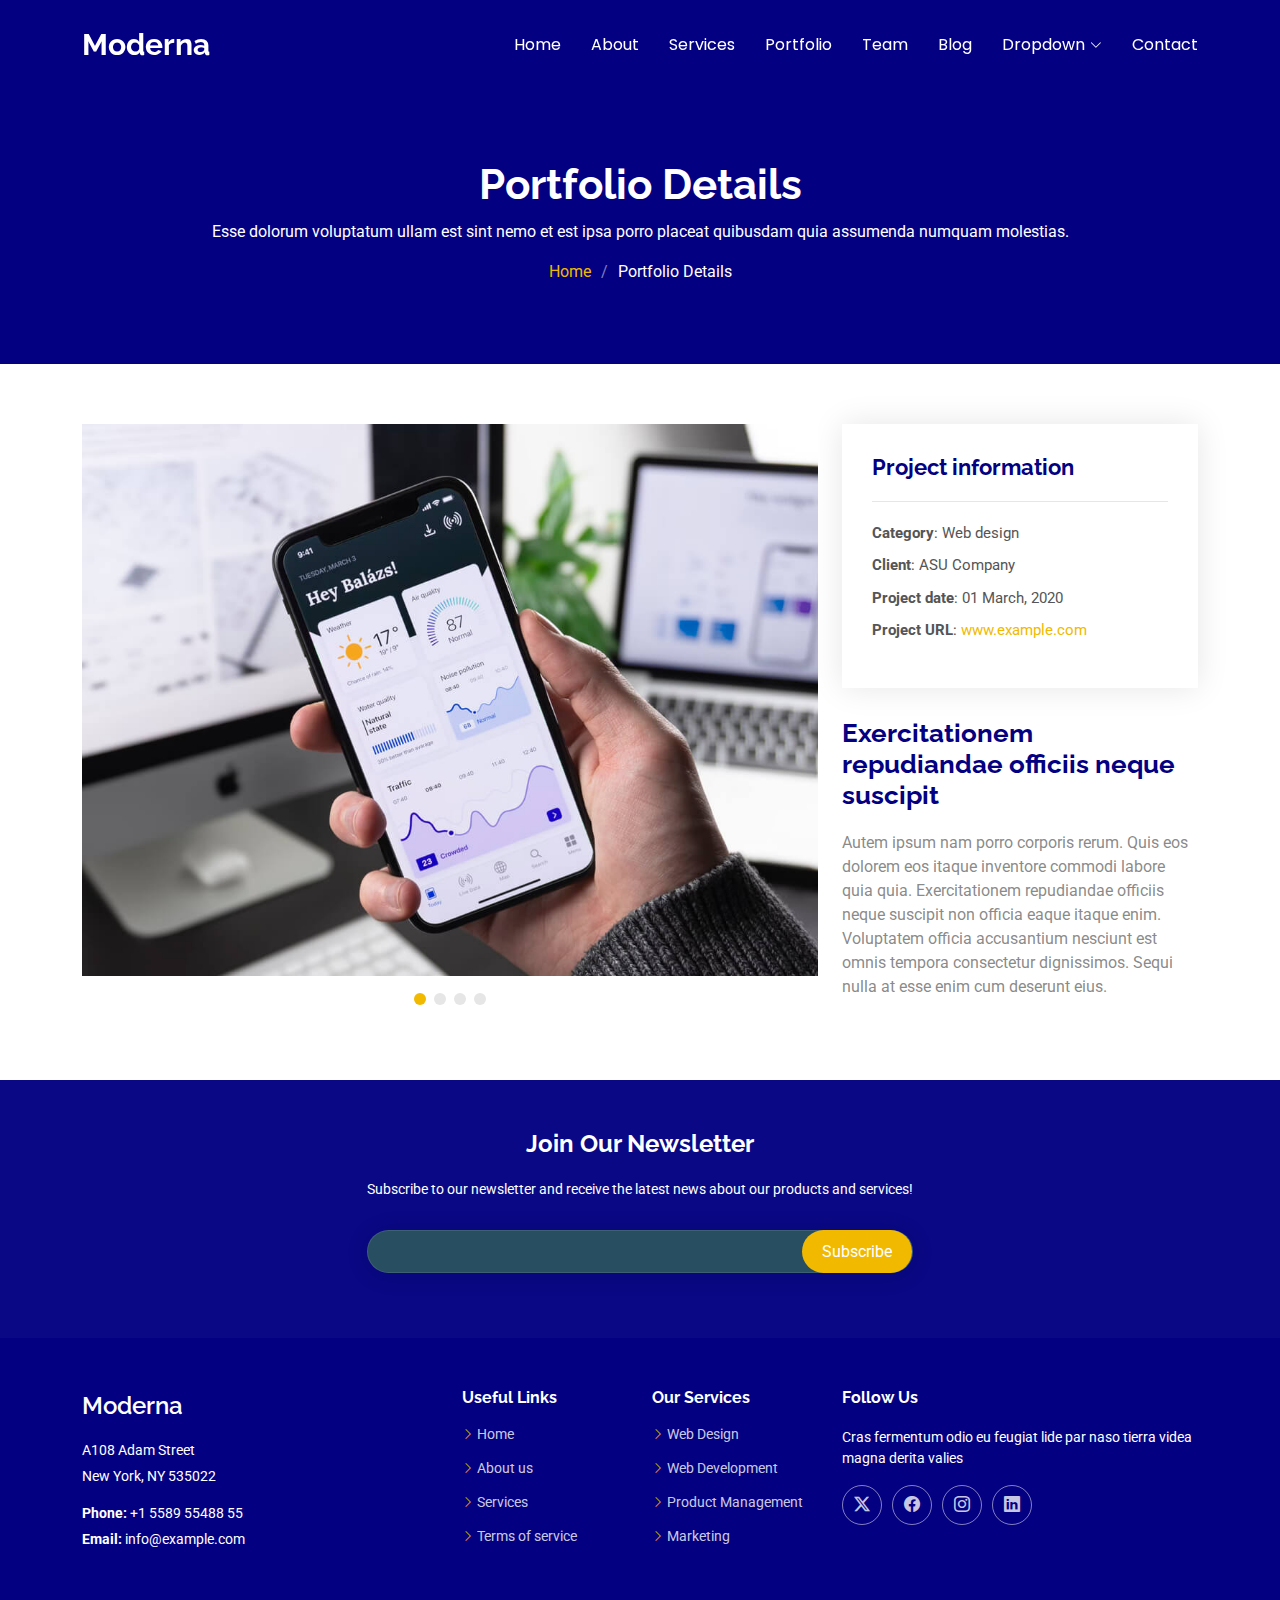
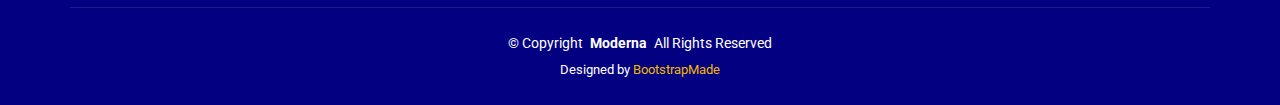
<file: Magester/portfolio-details.html>
<!DOCTYPE html>
<html lang="en">

<head>
  <meta charset="utf-8">
  <meta content="width=device-width, initial-scale=1.0" name="viewport">
  <title>Portfolio Details - Moderna Bootstrap Template</title>
  <meta name="description" content="">
  <meta name="keywords" content="">

  <!-- Favicons -->
  <link href="assets/img/favicon.png" rel="icon">
  <link href="assets/img/apple-touch-icon.png" rel="apple-touch-icon">

  <!-- Fonts -->
  <link href="https://fonts.googleapis.com" rel="preconnect">
  <link href="https://fonts.gstatic.com" rel="preconnect" crossorigin>
  <link href="https://fonts.googleapis.com/css2?family=Roboto:ital,wght@0,100;0,300;0,400;0,500;0,700;0,900;1,100;1,300;1,400;1,500;1,700;1,900&family=Poppins:ital,wght@0,100;0,200;0,300;0,400;0,500;0,600;0,700;0,800;0,900;1,100;1,200;1,300;1,400;1,500;1,600;1,700;1,800;1,900&family=Raleway:ital,wght@0,100;0,200;0,300;0,400;0,500;0,600;0,700;0,800;0,900;1,100;1,200;1,300;1,400;1,500;1,600;1,700;1,800;1,900&display=swap" rel="stylesheet">

  <!-- Vendor CSS Files -->
  <link href="assets/vendor/bootstrap/css/bootstrap.min.css" rel="stylesheet">
  <link href="assets/vendor/bootstrap-icons/bootstrap-icons.css" rel="stylesheet">
  <link href="assets/vendor/aos/aos.css" rel="stylesheet">
  <link href="assets/vendor/glightbox/css/glightbox.min.css" rel="stylesheet">
  <link href="assets/vendor/swiper/swiper-bundle.min.css" rel="stylesheet">

  <!-- Main CSS File -->
  <link href="assets/css/main.css" rel="stylesheet">

  <!-- =======================================================
  * Template Name: Moderna
  * Template URL: https://bootstrapmade.com/free-bootstrap-template-corporate-moderna/
  * Updated: Aug 07 2024 with Bootstrap v5.3.3
  * Author: BootstrapMade.com
  * License: https://bootstrapmade.com/license/
  ======================================================== -->
</head>

<body class="portfolio-details-page">

  <header id="header" class="header d-flex align-items-center fixed-top">
    <div class="container-fluid container-xl position-relative d-flex align-items-center justify-content-between">

      <a href="index.html" class="logo d-flex align-items-center">
        <!-- Uncomment the line below if you also wish to use an image logo -->
        <!-- <img src="assets/img/logo.png" alt=""> -->
        <h1 class="sitename">Moderna</h1>
      </a>

      <nav id="navmenu" class="navmenu">
        <ul>
          <li><a href="index.html">Home</a></li>
          <li><a href="about.html">About</a></li>
          <li><a href="services.html">Services</a></li>
          <li><a href="portfolio.html">Portfolio</a></li>
          <li><a href="team.html">Team</a></li>
          <li><a href="blog.html">Blog</a></li>
          <li class="dropdown"><a href="#"><span>Dropdown</span> <i class="bi bi-chevron-down toggle-dropdown"></i></a>
            <ul>
              <li><a href="#">Dropdown 1</a></li>
              <li class="dropdown"><a href="#"><span>Deep Dropdown</span> <i class="bi bi-chevron-down toggle-dropdown"></i></a>
                <ul>
                  <li><a href="#">Deep Dropdown 1</a></li>
                  <li><a href="#">Deep Dropdown 2</a></li>
                  <li><a href="#">Deep Dropdown 3</a></li>
                  <li><a href="#">Deep Dropdown 4</a></li>
                  <li><a href="#">Deep Dropdown 5</a></li>
                </ul>
              </li>
              <li><a href="#">Dropdown 2</a></li>
              <li><a href="#">Dropdown 3</a></li>
              <li><a href="#">Dropdown 4</a></li>
            </ul>
          </li>
          <li><a href="contact.html">Contact</a></li>
        </ul>
        <i class="mobile-nav-toggle d-xl-none bi bi-list"></i>
      </nav>

    </div>
  </header>

  <main class="main">

    <!-- Page Title -->
    <div class="page-title dark-background">
      <div class="container position-relative">
        <h1>Portfolio Details</h1>
        <p>Esse dolorum voluptatum ullam est sint nemo et est ipsa porro placeat quibusdam quia assumenda numquam molestias.</p>
        <nav class="breadcrumbs">
          <ol>
            <li><a href="index.html">Home</a></li>
            <li class="current">Portfolio Details</li>
          </ol>
        </nav>
      </div>
    </div><!-- End Page Title -->

    <!-- Portfolio Details Section -->
    <section id="portfolio-details" class="portfolio-details section">

      <div class="container" data-aos="fade-up" data-aos-delay="100">

        <div class="row gy-4">

          <div class="col-lg-8">
            <div class="portfolio-details-slider swiper init-swiper">

              <script type="application/json" class="swiper-config">
                {
                  "loop": true,
                  "speed": 600,
                  "autoplay": {
                    "delay": 5000
                  },
                  "slidesPerView": "auto",
                  "pagination": {
                    "el": ".swiper-pagination",
                    "type": "bullets",
                    "clickable": true
                  }
                }
              </script>

              <div class="swiper-wrapper align-items-center">

                <div class="swiper-slide">
                  <img src="assets/img/portfolio/app-1.jpg" alt="">
                </div>

                <div class="swiper-slide">
                  <img src="assets/img/portfolio/product-1.jpg" alt="">
                </div>

                <div class="swiper-slide">
                  <img src="assets/img/portfolio/branding-1.jpg" alt="">
                </div>

                <div class="swiper-slide">
                  <img src="assets/img/portfolio/books-1.jpg" alt="">
                </div>

              </div>
              <div class="swiper-pagination"></div>
            </div>
          </div>

          <div class="col-lg-4">
            <div class="portfolio-info" data-aos="fade-up" data-aos-delay="200">
              <h3>Project information</h3>
              <ul>
                <li><strong>Category</strong>: Web design</li>
                <li><strong>Client</strong>: ASU Company</li>
                <li><strong>Project date</strong>: 01 March, 2020</li>
                <li><strong>Project URL</strong>: <a href="#">www.example.com</a></li>
              </ul>
            </div>
            <div class="portfolio-description" data-aos="fade-up" data-aos-delay="300">
              <h2>Exercitationem repudiandae officiis neque suscipit</h2>
              <p>
                Autem ipsum nam porro corporis rerum. Quis eos dolorem eos itaque inventore commodi labore quia quia. Exercitationem repudiandae officiis neque suscipit non officia eaque itaque enim. Voluptatem officia accusantium nesciunt est omnis tempora consectetur dignissimos. Sequi nulla at esse enim cum deserunt eius.
              </p>
            </div>
          </div>

        </div>

      </div>

    </section><!-- /Portfolio Details Section -->

  </main>

  <footer id="footer" class="footer dark-background">

    <div class="footer-newsletter">
      <div class="container">
        <div class="row justify-content-center text-center">
          <div class="col-lg-6">
            <h4>Join Our Newsletter</h4>
            <p>Subscribe to our newsletter and receive the latest news about our products and services!</p>
            <form action="forms/newsletter.php" method="post" class="php-email-form">
              <div class="newsletter-form"><input type="email" name="email"><input type="submit" value="Subscribe"></div>
              <div class="loading">Loading</div>
              <div class="error-message"></div>
              <div class="sent-message">Your subscription request has been sent. Thank you!</div>
            </form>
          </div>
        </div>
      </div>
    </div>

    <div class="container footer-top">
      <div class="row gy-4">
        <div class="col-lg-4 col-md-6 footer-about">
          <a href="index.html" class="d-flex align-items-center">
            <span class="sitename">Moderna</span>
          </a>
          <div class="footer-contact pt-3">
            <p>A108 Adam Street</p>
            <p>New York, NY 535022</p>
            <p class="mt-3"><strong>Phone:</strong> <span>+1 5589 55488 55</span></p>
            <p><strong>Email:</strong> <span>info@example.com</span></p>
          </div>
        </div>

        <div class="col-lg-2 col-md-3 footer-links">
          <h4>Useful Links</h4>
          <ul>
            <li><i class="bi bi-chevron-right"></i> <a href="#">Home</a></li>
            <li><i class="bi bi-chevron-right"></i> <a href="#">About us</a></li>
            <li><i class="bi bi-chevron-right"></i> <a href="#">Services</a></li>
            <li><i class="bi bi-chevron-right"></i> <a href="#">Terms of service</a></li>
          </ul>
        </div>

        <div class="col-lg-2 col-md-3 footer-links">
          <h4>Our Services</h4>
          <ul>
            <li><i class="bi bi-chevron-right"></i> <a href="#">Web Design</a></li>
            <li><i class="bi bi-chevron-right"></i> <a href="#">Web Development</a></li>
            <li><i class="bi bi-chevron-right"></i> <a href="#">Product Management</a></li>
            <li><i class="bi bi-chevron-right"></i> <a href="#">Marketing</a></li>
          </ul>
        </div>

        <div class="col-lg-4 col-md-12">
          <h4>Follow Us</h4>
          <p>Cras fermentum odio eu feugiat lide par naso tierra videa magna derita valies</p>
          <div class="social-links d-flex">
            <a href=""><i class="bi bi-twitter-x"></i></a>
            <a href=""><i class="bi bi-facebook"></i></a>
            <a href=""><i class="bi bi-instagram"></i></a>
            <a href=""><i class="bi bi-linkedin"></i></a>
          </div>
        </div>

      </div>
    </div>

    <div class="container copyright text-center mt-4">
      <p>© <span>Copyright</span> <strong class="px-1 sitename">Moderna</strong> <span>All Rights Reserved</span></p>
      <div class="credits">
        <!-- All the links in the footer should remain intact. -->
        <!-- You can delete the links only if you've purchased the pro version. -->
        <!-- Licensing information: https://bootstrapmade.com/license/ -->
        <!-- Purchase the pro version with working PHP/AJAX contact form: [buy-url] -->
        Designed by <a href="https://bootstrapmade.com/">BootstrapMade</a>
      </div>
    </div>

  </footer>

  <!-- Scroll Top -->
  <a href="#" id="scroll-top" class="scroll-top d-flex align-items-center justify-content-center"><i class="bi bi-arrow-up-short"></i></a>

  <!-- Preloader -->
  <div id="preloader"></div>

  <!-- Vendor JS Files -->
  <script src="assets/vendor/bootstrap/js/bootstrap.bundle.min.js"></script>
  <script src="assets/vendor/php-email-form/validate.js"></script>
  <script src="assets/vendor/aos/aos.js"></script>
  <script src="assets/vendor/glightbox/js/glightbox.min.js"></script>
  <script src="assets/vendor/purecounter/purecounter_vanilla.js"></script>
  <script src="assets/vendor/swiper/swiper-bundle.min.js"></script>
  <script src="assets/vendor/waypoints/noframework.waypoints.js"></script>
  <script src="assets/vendor/imagesloaded/imagesloaded.pkgd.min.js"></script>
  <script src="assets/vendor/isotope-layout/isotope.pkgd.min.js"></script>

  <!-- Main JS File -->
  <script src="assets/js/main.js"></script>

</body>

</html>
</file>
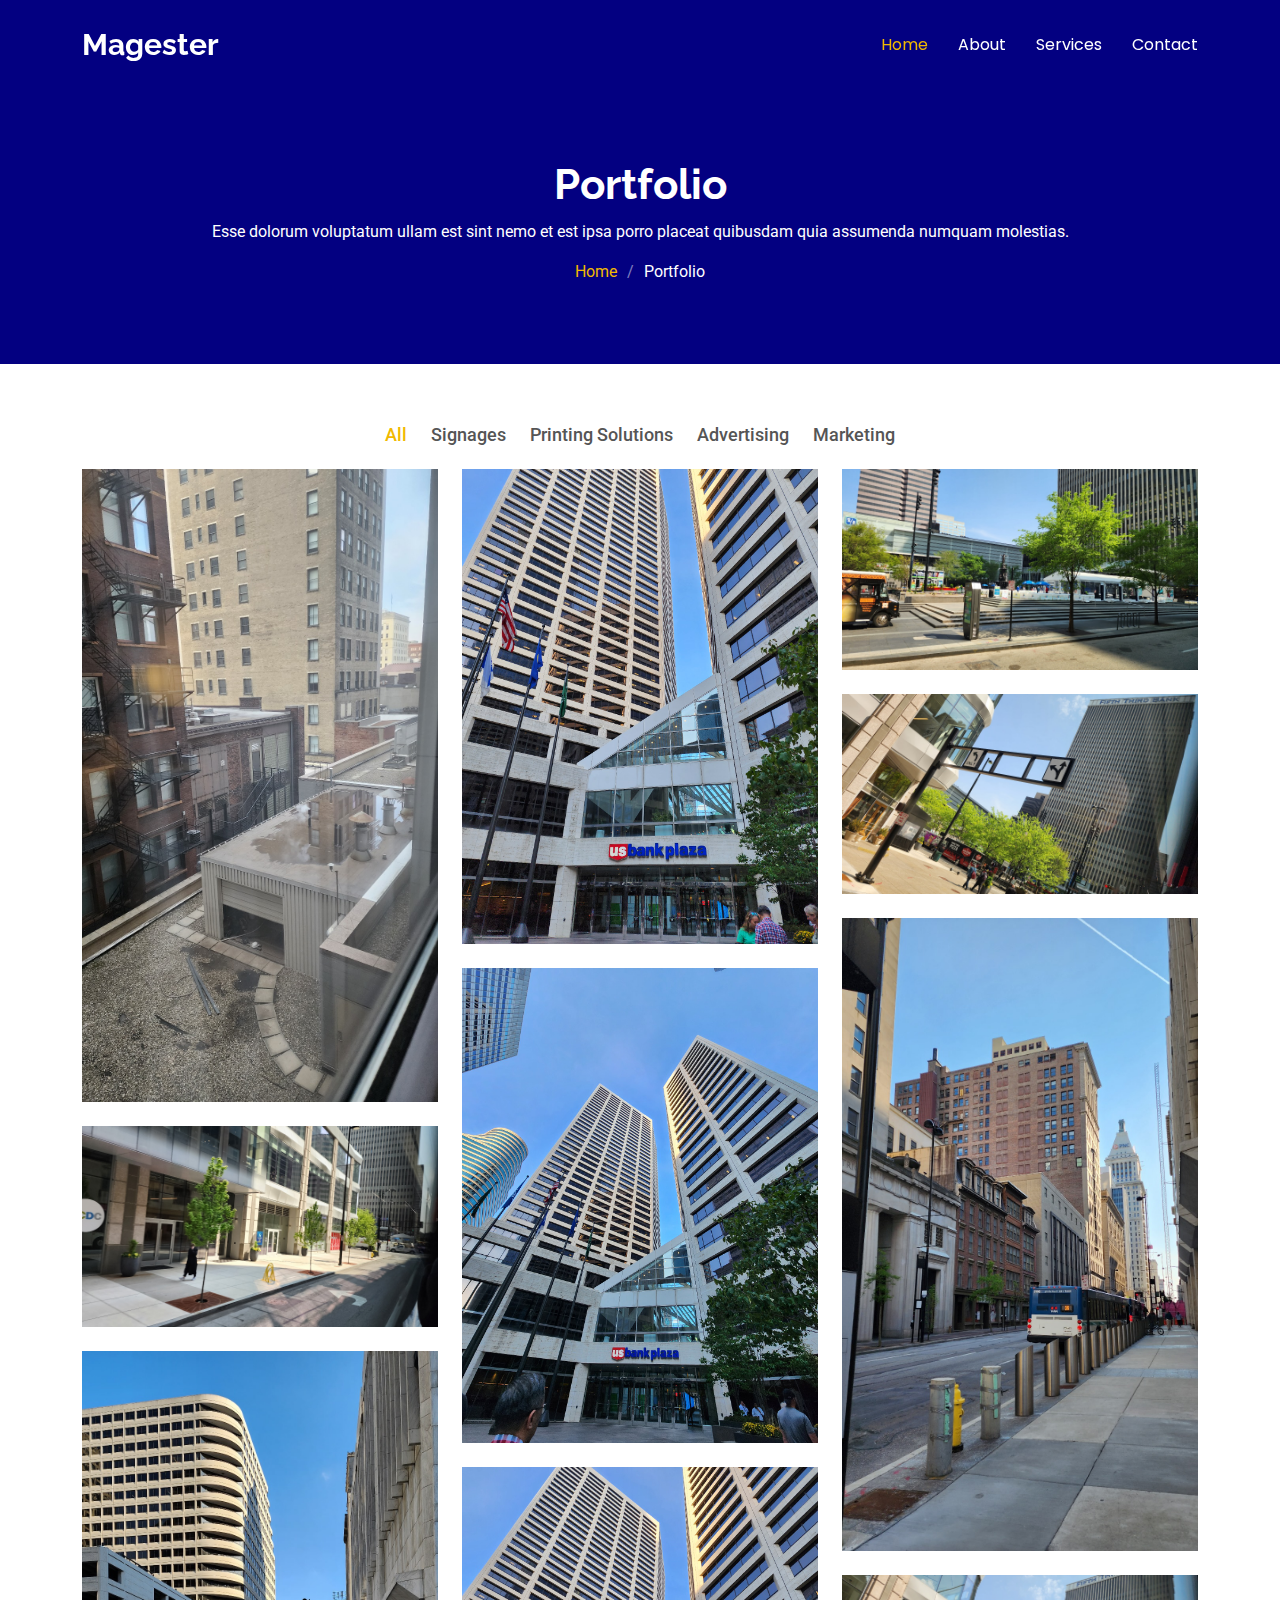
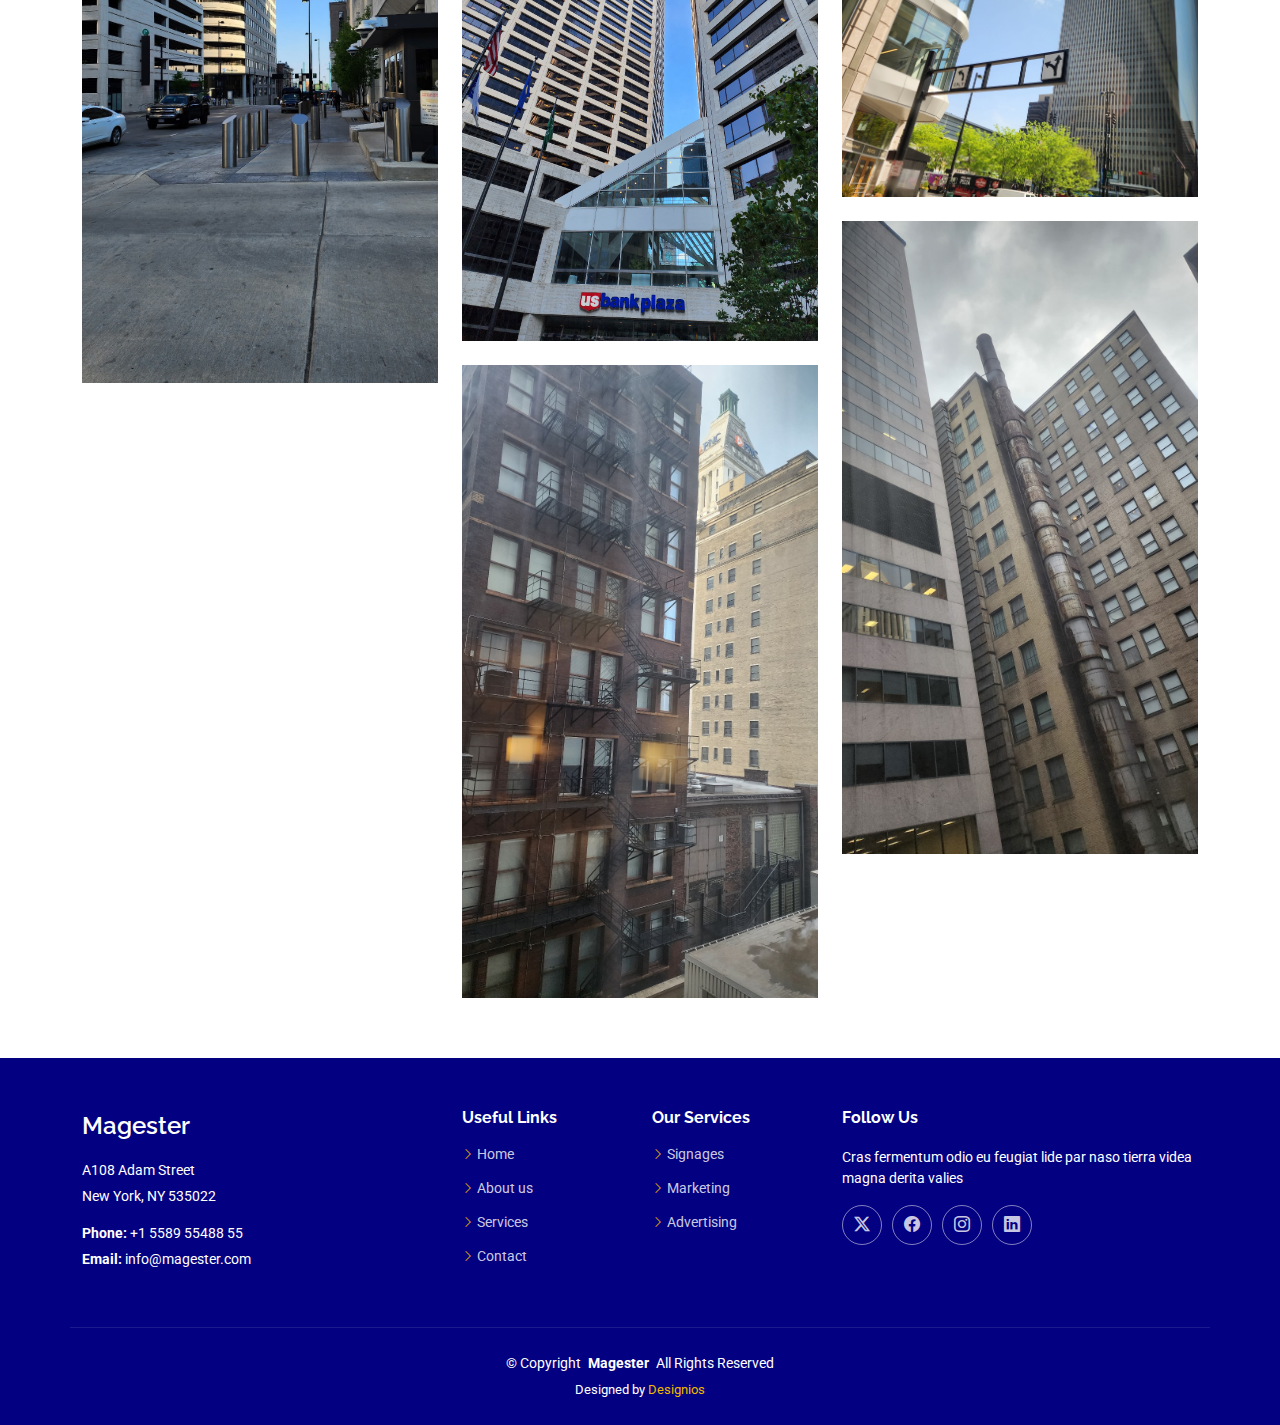
<file: Magester/portfolio.html>
<!DOCTYPE html>
<html lang="en">

<head>
    <meta charset="utf-8">
    <meta content="width=device-width, initial-scale=1.0" name="viewport">
    <title>Welcome to Magester Advertising & Publicity</title>
    <meta name="description" content="">
    <meta name="keywords" content="">

    <!-- Favicons -->
    <link href="assets/img/favicon.png" rel="icon">
    <link href="assets/img/apple-touch-icon.png" rel="apple-touch-icon">

    <!-- Fonts -->
    <link href="https://fonts.googleapis.com" rel="preconnect">
    <link href="https://fonts.gstatic.com" rel="preconnect" crossorigin>
    <link href="https://fonts.googleapis.com/css2?family=Roboto:ital,wght@0,100;0,300;0,400;0,500;0,700;0,900;1,100;1,300;1,400;1,500;1,700;1,900&family=Poppins:ital,wght@0,100;0,200;0,300;0,400;0,500;0,600;0,700;0,800;0,900;1,100;1,200;1,300;1,400;1,500;1,600;1,700;1,800;1,900&family=Raleway:ital,wght@0,100;0,200;0,300;0,400;0,500;0,600;0,700;0,800;0,900;1,100;1,200;1,300;1,400;1,500;1,600;1,700;1,800;1,900&display=swap"
        rel="stylesheet">

    <!-- Vendor CSS Files -->
    <link href="assets/vendor/bootstrap/css/bootstrap.min.css" rel="stylesheet">
    <link href="assets/vendor/bootstrap-icons/bootstrap-icons.css" rel="stylesheet">
    <link href="assets/vendor/aos/aos.css" rel="stylesheet">
    <link href="assets/vendor/glightbox/css/glightbox.min.css" rel="stylesheet">
    <link href="assets/vendor/swiper/swiper-bundle.min.css" rel="stylesheet">

    <!-- Main CSS File -->
    <link href="assets/css/main.css" rel="stylesheet">

    <!-- =======================================================
  * Template Name: Moderna
  * Template URL: https://bootstrapmade.com/free-bootstrap-template-corporate-moderna/
  * Updated: Aug 07 2024 with Bootstrap v5.3.3
  * Author: BootstrapMade.com
  * License: https://bootstrapmade.com/license/
  ======================================================== -->
</head>

<body class="index-page">

    <header id="header" class="header d-flex align-items-center fixed-top">
        <div class="container-fluid container-xl position-relative d-flex align-items-center justify-content-between">

            <a href="index.html" class="logo d-flex align-items-center">
                <!-- Uncomment the line below if you also wish to use an image logo -->
                <!-- <img src="assets/img/logo.png" alt=""> -->
                <h1 class="sitename">Magester <br/>
                    <!-- <h6>Advertising & Publicity</h6> -->
                </h1>
            </a>

            <nav id="navmenu" class="navmenu">
                <ul>
                    <li><a href="index.html" class="active">Home</a></li>
                    <li><a href="about.html">About</a></li>
                    <li><a href="services.html">Services</a></li>
                    <li><a href="contact.html">Contact</a></li>
                </ul>
                <i class="mobile-nav-toggle d-xl-none bi bi-list"></i>
            </nav>

        </div>
    </header>

    <main class="main">

        <!-- Page Title -->
        <div class="page-title dark-background">
            <div class="container position-relative">
                <h1>Portfolio</h1>
                <p>Esse dolorum voluptatum ullam est sint nemo et est ipsa porro placeat quibusdam quia assumenda numquam molestias.</p>
                <nav class="breadcrumbs">
                    <ol>
                        <li><a href="index.html">Home</a></li>
                        <li class="current">Portfolio</li>
                    </ol>
                </nav>
            </div>
        </div>
        <!-- End Page Title -->

        <!-- Portfolio Section -->
        <section id="portfolio" class="portfolio section">

            <div class="container">

                <div class="isotope-layout" data-default-filter="*" data-layout="masonry" data-sort="original-order">

                    <ul class="portfolio-filters isotope-filters" data-aos="fade-up" data-aos-delay="100">
                        <li data-filter="*" class="filter-active">All</li>
                        <li data-filter=".filter-1">Signages</li>
                        <li data-filter=".filter-2">Printing Solutions</li>
                        <li data-filter=".filter-3">Advertising</li>
                        <li data-filter=".filter-4">Marketing</li>
                    </ul>
                    <!-- End Portfolio Filters -->

                    <div class="row gy-4 isotope-container" data-aos="fade-up" data-aos-delay="200">

                        <div class="col-lg-4 col-md-6 portfolio-item isotope-item filter-1">
                            <div class="portfolio-content h-100">
                                <img src="assets/img/own/1.jpeg" class="img-fluid" alt="">
                                <div class="portfolio-info">
                                    <h4>Signage</h4>
                                    <p>Lorem ipsum, dolor sit amet consectetur</p>
                                    <a href="assets/img/own/1.jpeg" title="Signage" data-gallery="portfolio-gallery-app" class="glightbox preview-link"><i class="bi bi-zoom-in"></i></a>
                                    <a href="" title="More Details" class="details-link"><i class="bi bi-link-45deg"></i></a>
                                </div>
                            </div>
                        </div>
                        <!-- End Portfolio Item -->

                        <div class="col-lg-4 col-md-6 portfolio-item isotope-item filter-2">
                            <div class="portfolio-content h-100">
                                <img src="assets/img/own/2.jpeg" class="img-fluid" alt="">
                                <div class="portfolio-info">
                                    <h4>Printing solutions</h4>
                                    <p>Lorem ipsum, dolor sit amet consectetur</p>
                                    <a href="assets/img/own/2.jpeg" title="Product 1" data-gallery="portfolio-gallery-product" class="glightbox preview-link"><i class="bi bi-zoom-in"></i></a>
                                    <a href="" title="More Details" class="details-link"><i class="bi bi-link-45deg"></i></a>
                                </div>
                            </div>
                        </div>
                        <!-- End Portfolio Item -->

                        <div class="col-lg-4 col-md-6 portfolio-item isotope-item filter-3">
                            <div class="portfolio-content h-100">
                                <img src="assets/img/own/3.jpeg" class="img-fluid" alt="">
                                <div class="portfolio-info">
                                    <h4>Advertising</h4>
                                    <p>Lorem ipsum, dolor sit amet consectetur</p>
                                    <a href="assets/img/own/3.jpeg" title="Branding 1" data-gallery="portfolio-gallery-branding" class="glightbox preview-link"><i class="bi bi-zoom-in"></i></a>
                                    <a href="" title="More Details" class="details-link"><i class="bi bi-link-45deg"></i></a>
                                </div>
                            </div>
                        </div>
                        <!-- End Portfolio Item -->

                        <div class="col-lg-4 col-md-6 portfolio-item isotope-item filter-4">
                            <div class="portfolio-content h-100">
                                <img src="assets/img/own/4.jpeg" class="img-fluid" alt="">
                                <div class="portfolio-info">
                                    <h4>Marketing</h4>
                                    <p>Lorem ipsum, dolor sit amet consectetur</p>
                                    <a href="assets/img/own/4.jpeg" title="Branding 1" data-gallery="portfolio-gallery-book" class="glightbox preview-link"><i class="bi bi-zoom-in"></i></a>
                                    <a href="" title="More Details" class="details-link"><i class="bi bi-link-45deg"></i></a>
                                </div>
                            </div>
                        </div>
                        <!-- End Portfolio Item -->

                        <div class="col-lg-4 col-md-6 portfolio-item isotope-item filter-1">
                            <div class="portfolio-content h-100">
                                <img src="assets/img/own/5.jpeg" class="img-fluid" alt="">
                                <div class="portfolio-info">
                                    <h4>Signage</h4>
                                    <p>Lorem ipsum, dolor sit amet consectetur</p>
                                    <a href="assets/img/own/5.jpeg" title="Signage" data-gallery="portfolio-gallery-app" class="glightbox preview-link"><i class="bi bi-zoom-in"></i></a>
                                    <a href="" title="More Details" class="details-link"><i class="bi bi-link-45deg"></i></a>
                                </div>
                            </div>
                        </div>
                        <!-- End Portfolio Item -->

                        <div class="col-lg-4 col-md-6 portfolio-item isotope-item filter-2">
                            <div class="portfolio-content h-100">
                                <img src="assets/img/own/6.jpeg" class="img-fluid" alt="">
                                <div class="portfolio-info">
                                    <h4>Printing solutions</h4>
                                    <p>Lorem ipsum, dolor sit amet consectetur</p>
                                    <a href="assets/img/own/6.jpeg" title="Product 1" data-gallery="portfolio-gallery-product" class="glightbox preview-link"><i class="bi bi-zoom-in"></i></a>
                                    <a href="" title="More Details" class="details-link"><i class="bi bi-link-45deg"></i></a>
                                </div>
                            </div>
                        </div>
                        <!-- End Portfolio Item -->

                        <div class="col-lg-4 col-md-6 portfolio-item isotope-item filter-3">
                            <div class="portfolio-content h-100">
                                <img src="assets/img/own/7.jpeg" class="img-fluid" alt="">
                                <div class="portfolio-info">
                                    <h4>Advertising</h4>
                                    <p>Lorem ipsum, dolor sit amet consectetur</p>
                                    <a href="assets/img/own/7.jpeg" title="Branding 1" data-gallery="portfolio-gallery-branding" class="glightbox preview-link"><i class="bi bi-zoom-in"></i></a>
                                    <a href="" title="More Details" class="details-link"><i class="bi bi-link-45deg"></i></a>
                                </div>
                            </div>
                        </div>
                        <!-- End Portfolio Item -->

                        <div class="col-lg-4 col-md-6 portfolio-item isotope-item filter-4">
                            <div class="portfolio-content h-100">
                                <img src="assets/img/own/8.jpeg" class="img-fluid" alt="">
                                <div class="portfolio-info">
                                    <h4>Marketing</h4>
                                    <p>Lorem ipsum, dolor sit amet consectetur</p>
                                    <a href="assets/img/own/8.jpeg" title="Branding 1" data-gallery="portfolio-gallery-book" class="glightbox preview-link"><i class="bi bi-zoom-in"></i></a>
                                    <a href="" title="More Details" class="details-link"><i class="bi bi-link-45deg"></i></a>
                                </div>
                            </div>
                        </div>


                        <div class="col-lg-4 col-md-6 portfolio-item isotope-item filter-1">
                            <div class="portfolio-content h-100">
                                <img src="assets/img/own/9.jpeg" class="img-fluid" alt="">
                                <div class="portfolio-info">
                                    <h4>Signage</h4>
                                    <p>Lorem ipsum, dolor sit amet consectetur</p>
                                    <a href="assets/img/own/9.jpeg" title="Signage" data-gallery="portfolio-gallery-app" class="glightbox preview-link"><i class="bi bi-zoom-in"></i></a>
                                    <a href="" title="More Details" class="details-link"><i class="bi bi-link-45deg"></i></a>
                                </div>
                            </div>
                        </div>
                        <!-- End Portfolio Item -->

                        <div class="col-lg-4 col-md-6 portfolio-item isotope-item filter-2">
                            <div class="portfolio-content h-100">
                                <img src="assets/img/own/10.jpeg" class="img-fluid" alt="">
                                <div class="portfolio-info">
                                    <h4>Printing solutions</h4>
                                    <p>Lorem ipsum, dolor sit amet consectetur</p>
                                    <a href="assets/img/own/10.jpeg" title="Product 1" data-gallery="portfolio-gallery-product" class="glightbox preview-link"><i class="bi bi-zoom-in"></i></a>
                                    <a href="" title="More Details" class="details-link"><i class="bi bi-link-45deg"></i></a>
                                </div>
                            </div>
                        </div>
                        <!-- End Portfolio Item -->

                        <div class="col-lg-4 col-md-6 portfolio-item isotope-item filter-3">
                            <div class="portfolio-content h-100">
                                <img src="assets/img/own/11.jpeg" class="img-fluid" alt="">
                                <div class="portfolio-info">
                                    <h4>Advertising</h4>
                                    <p>Lorem ipsum, dolor sit amet consectetur</p>
                                    <a href="assets/img/own/11.jpeg" title="Branding 1" data-gallery="portfolio-gallery-branding" class="glightbox preview-link"><i class="bi bi-zoom-in"></i></a>
                                    <a href="" title="More Details" class="details-link"><i class="bi bi-link-45deg"></i></a>
                                </div>
                            </div>
                        </div>
                        <!-- End Portfolio Item -->

                        <div class="col-lg-4 col-md-6 portfolio-item isotope-item filter-4">
                            <div class="portfolio-content h-100">
                                <img src="assets/img/own/12.jpeg" class="img-fluid" alt="">
                                <div class="portfolio-info">
                                    <h4>Marketing</h4>
                                    <p>Lorem ipsum, dolor sit amet consectetur</p>
                                    <a href="assets/img/own/12.jpeg" title="Branding 1" data-gallery="portfolio-gallery-book" class="glightbox preview-link"><i class="bi bi-zoom-in"></i></a>
                                    <a href="" title="More Details" class="details-link"><i class="bi bi-link-45deg"></i></a>
                                </div>
                            </div>
                        </div>


                    </div>
                    <!-- End Portfolio Container -->

                </div>

            </div>

        </section>
        <!-- /Portfolio Section -->

    </main>

    <footer id="footer" class="footer dark-background">
        <div class="container footer-top">
            <div class="row gy-4">
                <div class="col-lg-4 col-md-6 footer-about">
                    <a href="index.html" class="d-flex align-items-center">
                        <span class="sitename">Magester</span>
                    </a>
                    <div class="footer-contact pt-3">
                        <p>A108 Adam Street</p>
                        <p>New York, NY 535022</p>
                        <p class="mt-3"><strong>Phone:</strong> <span>+1 5589 55488 55</span></p>
                        <p><strong>Email:</strong> <span>info@magester.com</span></p>
                    </div>
                </div>

                <div class="col-lg-2 col-md-3 footer-links">
                    <h4>Useful Links</h4>
                    <ul>
                        <li><i class="bi bi-chevron-right"></i> <a href="#">Home</a></li>
                        <li><i class="bi bi-chevron-right"></i> <a href="#">About us</a></li>
                        <li><i class="bi bi-chevron-right"></i> <a href="#">Services</a></li>
                        <li><i class="bi bi-chevron-right"></i> <a href="#">Contact</a></li>
                    </ul>
                </div>

                <div class="col-lg-2 col-md-3 footer-links">
                    <h4>Our Services</h4>
                    <ul>
                        <li><i class="bi bi-chevron-right"></i> <a href="#">Signages</a></li>
                        <li><i class="bi bi-chevron-right"></i> <a href="#">Marketing</a></li>
                        <li><i class="bi bi-chevron-right"></i> <a href="#">Advertising</a></li>
                    </ul>
                </div>

                <div class="col-lg-4 col-md-12">
                    <h4>Follow Us</h4>
                    <p>Cras fermentum odio eu feugiat lide par naso tierra videa magna derita valies</p>
                    <div class="social-links d-flex">
                        <a href=""><i class="bi bi-twitter-x"></i></a>
                        <a href=""><i class="bi bi-facebook"></i></a>
                        <a href=""><i class="bi bi-instagram"></i></a>
                        <a href=""><i class="bi bi-linkedin"></i></a>
                    </div>
                </div>

            </div>
        </div>

        <div class="container copyright text-center mt-4">
            <p>© <span>Copyright</span> <strong class="px-1 sitename">Magester</strong> <span>All Rights Reserved</span></p>
            <div class="credits">
                <!-- All the links in the footer should remain intact. -->
                <!-- You can delete the links only if you've purchased the pro version. -->
                <!-- Licensing information: https://bootstrapmade.com/license/ -->
                <!-- Purchase the pro version with working PHP/AJAX contact form: [buy-url] -->
                Designed by <a href="">Designios</a>
            </div>
        </div>

    </footer>

    <!-- Scroll Top -->
    <a href="#" id="scroll-top" class="scroll-top d-flex align-items-center justify-content-center"><i class="bi bi-arrow-up-short"></i></a>

    <!-- Preloader -->
    <div id="preloader"></div>

    <!-- Vendor JS Files -->
    <script src="assets/vendor/bootstrap/js/bootstrap.bundle.min.js"></script>
    <script src="assets/vendor/php-email-form/validate.js"></script>
    <script src="assets/vendor/aos/aos.js"></script>
    <script src="assets/vendor/glightbox/js/glightbox.min.js"></script>
    <script src="assets/vendor/purecounter/purecounter_vanilla.js"></script>
    <script src="assets/vendor/swiper/swiper-bundle.min.js"></script>
    <script src="assets/vendor/waypoints/noframework.waypoints.js"></script>
    <script src="assets/vendor/imagesloaded/imagesloaded.pkgd.min.js"></script>
    <script src="assets/vendor/isotope-layout/isotope.pkgd.min.js"></script>

    <!-- Main JS File -->
    <script src="assets/js/main.js"></script>

</body>

</html>
</file>
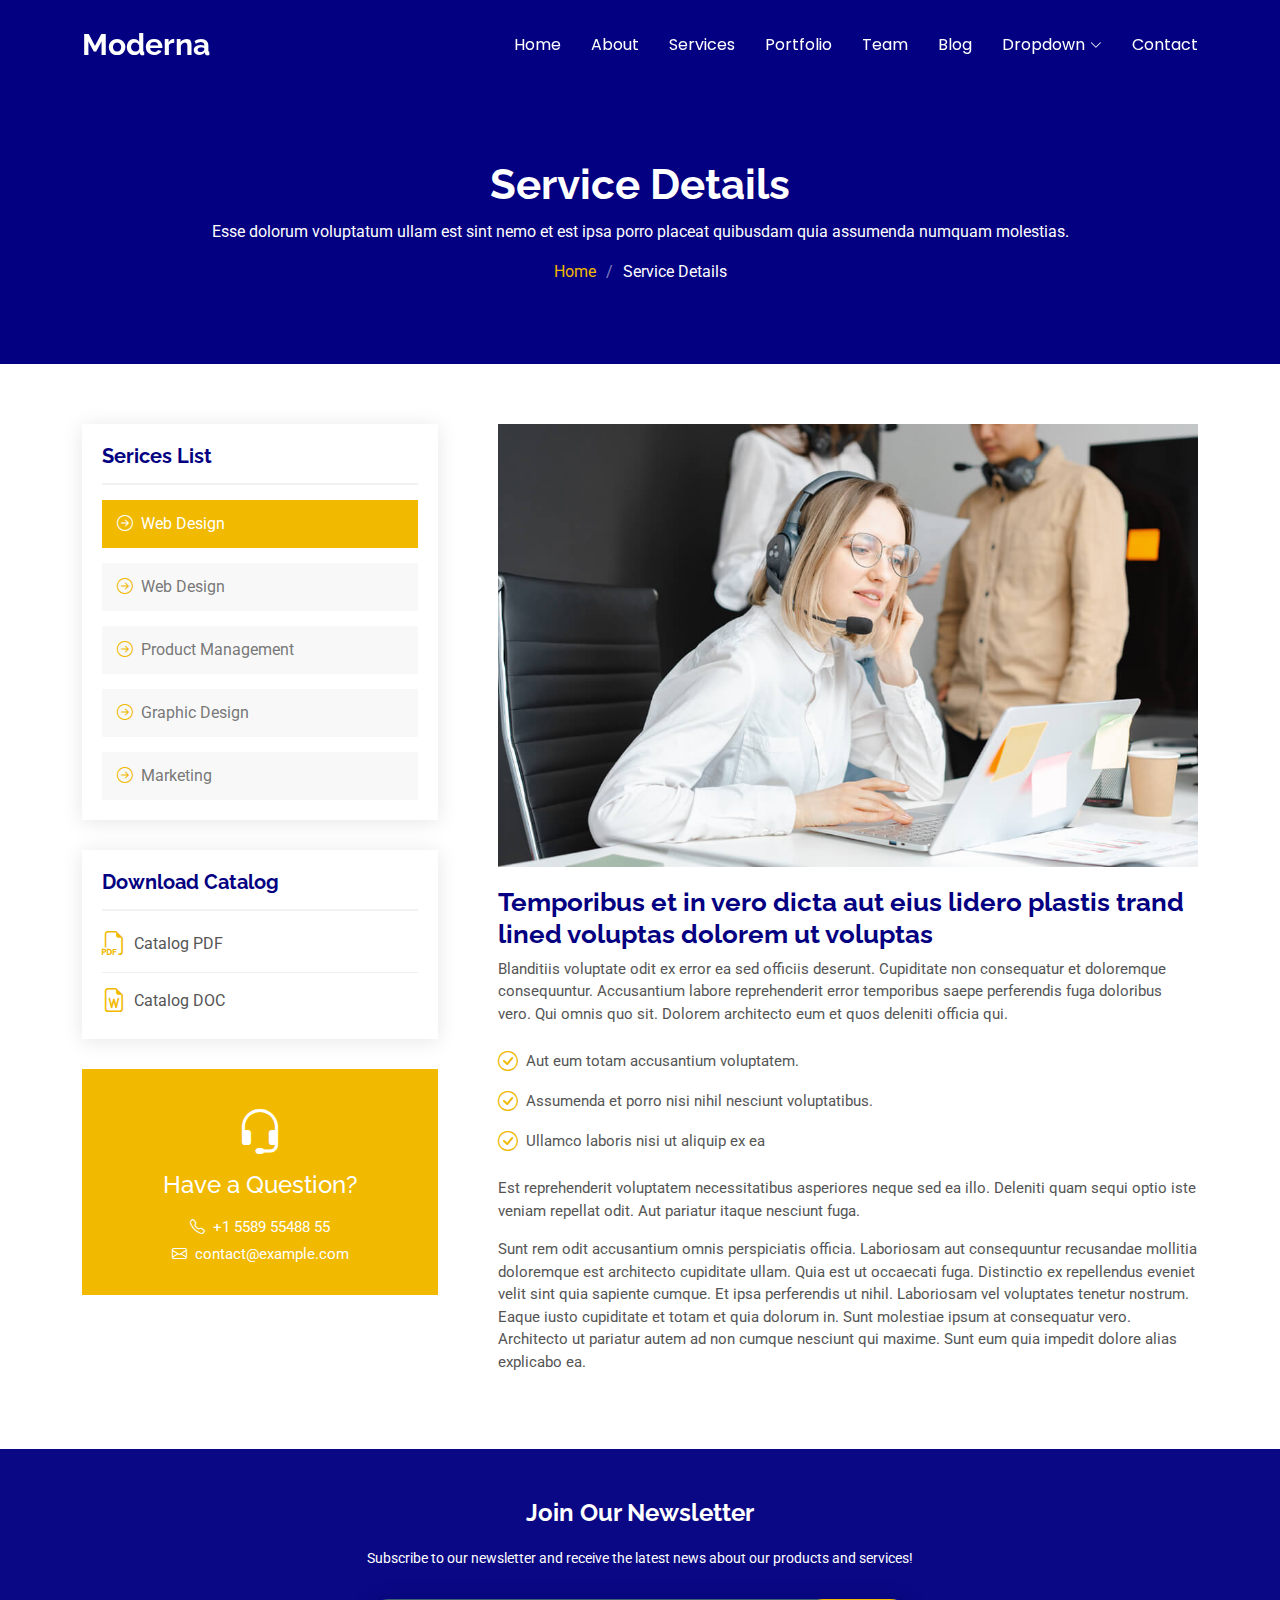
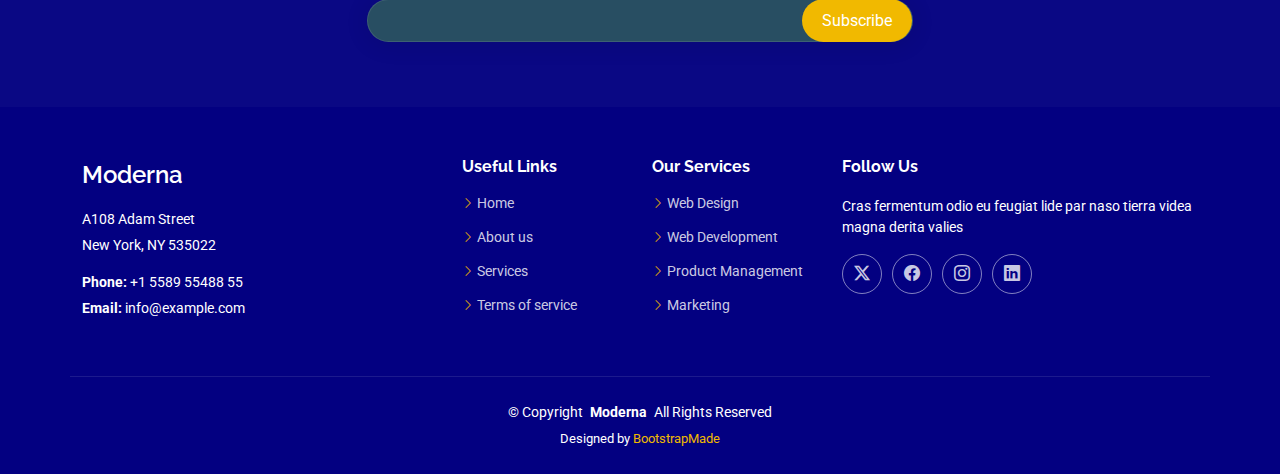
<file: Magester/service-details.html>
<!DOCTYPE html>
<html lang="en">

<head>
  <meta charset="utf-8">
  <meta content="width=device-width, initial-scale=1.0" name="viewport">
  <title>Service Details - Moderna Bootstrap Template</title>
  <meta name="description" content="">
  <meta name="keywords" content="">

  <!-- Favicons -->
  <link href="assets/img/favicon.png" rel="icon">
  <link href="assets/img/apple-touch-icon.png" rel="apple-touch-icon">

  <!-- Fonts -->
  <link href="https://fonts.googleapis.com" rel="preconnect">
  <link href="https://fonts.gstatic.com" rel="preconnect" crossorigin>
  <link href="https://fonts.googleapis.com/css2?family=Roboto:ital,wght@0,100;0,300;0,400;0,500;0,700;0,900;1,100;1,300;1,400;1,500;1,700;1,900&family=Poppins:ital,wght@0,100;0,200;0,300;0,400;0,500;0,600;0,700;0,800;0,900;1,100;1,200;1,300;1,400;1,500;1,600;1,700;1,800;1,900&family=Raleway:ital,wght@0,100;0,200;0,300;0,400;0,500;0,600;0,700;0,800;0,900;1,100;1,200;1,300;1,400;1,500;1,600;1,700;1,800;1,900&display=swap" rel="stylesheet">

  <!-- Vendor CSS Files -->
  <link href="assets/vendor/bootstrap/css/bootstrap.min.css" rel="stylesheet">
  <link href="assets/vendor/bootstrap-icons/bootstrap-icons.css" rel="stylesheet">
  <link href="assets/vendor/aos/aos.css" rel="stylesheet">
  <link href="assets/vendor/glightbox/css/glightbox.min.css" rel="stylesheet">
  <link href="assets/vendor/swiper/swiper-bundle.min.css" rel="stylesheet">

  <!-- Main CSS File -->
  <link href="assets/css/main.css" rel="stylesheet">

  <!-- =======================================================
  * Template Name: Moderna
  * Template URL: https://bootstrapmade.com/free-bootstrap-template-corporate-moderna/
  * Updated: Aug 07 2024 with Bootstrap v5.3.3
  * Author: BootstrapMade.com
  * License: https://bootstrapmade.com/license/
  ======================================================== -->
</head>

<body class="service-details-page">

  <header id="header" class="header d-flex align-items-center fixed-top">
    <div class="container-fluid container-xl position-relative d-flex align-items-center justify-content-between">

      <a href="index.html" class="logo d-flex align-items-center">
        <!-- Uncomment the line below if you also wish to use an image logo -->
        <!-- <img src="assets/img/logo.png" alt=""> -->
        <h1 class="sitename">Moderna</h1>
      </a>

      <nav id="navmenu" class="navmenu">
        <ul>
          <li><a href="index.html">Home</a></li>
          <li><a href="about.html">About</a></li>
          <li><a href="services.html">Services</a></li>
          <li><a href="portfolio.html">Portfolio</a></li>
          <li><a href="team.html">Team</a></li>
          <li><a href="blog.html">Blog</a></li>
          <li class="dropdown"><a href="#"><span>Dropdown</span> <i class="bi bi-chevron-down toggle-dropdown"></i></a>
            <ul>
              <li><a href="#">Dropdown 1</a></li>
              <li class="dropdown"><a href="#"><span>Deep Dropdown</span> <i class="bi bi-chevron-down toggle-dropdown"></i></a>
                <ul>
                  <li><a href="#">Deep Dropdown 1</a></li>
                  <li><a href="#">Deep Dropdown 2</a></li>
                  <li><a href="#">Deep Dropdown 3</a></li>
                  <li><a href="#">Deep Dropdown 4</a></li>
                  <li><a href="#">Deep Dropdown 5</a></li>
                </ul>
              </li>
              <li><a href="#">Dropdown 2</a></li>
              <li><a href="#">Dropdown 3</a></li>
              <li><a href="#">Dropdown 4</a></li>
            </ul>
          </li>
          <li><a href="contact.html">Contact</a></li>
        </ul>
        <i class="mobile-nav-toggle d-xl-none bi bi-list"></i>
      </nav>

    </div>
  </header>

  <main class="main">

    <!-- Page Title -->
    <div class="page-title dark-background">
      <div class="container position-relative">
        <h1>Service Details</h1>
        <p>Esse dolorum voluptatum ullam est sint nemo et est ipsa porro placeat quibusdam quia assumenda numquam molestias.</p>
        <nav class="breadcrumbs">
          <ol>
            <li><a href="index.html">Home</a></li>
            <li class="current">Service Details</li>
          </ol>
        </nav>
      </div>
    </div><!-- End Page Title -->

    <!-- Service Details Section -->
    <section id="service-details" class="service-details section">

      <div class="container">

        <div class="row gy-5">

          <div class="col-lg-4" data-aos="fade-up" data-aos-delay="100">

            <div class="service-box">
              <h4>Serices List</h4>
              <div class="services-list">
                <a href="#" class="active"><i class="bi bi-arrow-right-circle"></i><span>Web Design</span></a>
                <a href="#"><i class="bi bi-arrow-right-circle"></i><span>Web Design</span></a>
                <a href="#"><i class="bi bi-arrow-right-circle"></i><span>Product Management</span></a>
                <a href="#"><i class="bi bi-arrow-right-circle"></i><span>Graphic Design</span></a>
                <a href="#"><i class="bi bi-arrow-right-circle"></i><span>Marketing</span></a>
              </div>
            </div><!-- End Services List -->

            <div class="service-box">
              <h4>Download Catalog</h4>
              <div class="download-catalog">
                <a href="#"><i class="bi bi-filetype-pdf"></i><span>Catalog PDF</span></a>
                <a href="#"><i class="bi bi-file-earmark-word"></i><span>Catalog DOC</span></a>
              </div>
            </div><!-- End Services List -->

            <div class="help-box d-flex flex-column justify-content-center align-items-center">
              <i class="bi bi-headset help-icon"></i>
              <h4>Have a Question?</h4>
              <p class="d-flex align-items-center mt-2 mb-0"><i class="bi bi-telephone me-2"></i> <span>+1 5589 55488 55</span></p>
              <p class="d-flex align-items-center mt-1 mb-0"><i class="bi bi-envelope me-2"></i> <a href="mailto:contact@example.com">contact@example.com</a></p>
            </div>

          </div>

          <div class="col-lg-8 ps-lg-5" data-aos="fade-up" data-aos-delay="200">
            <img src="assets/img/services.jpg" alt="" class="img-fluid services-img">
            <h3>Temporibus et in vero dicta aut eius lidero plastis trand lined voluptas dolorem ut voluptas</h3>
            <p>
              Blanditiis voluptate odit ex error ea sed officiis deserunt. Cupiditate non consequatur et doloremque consequuntur. Accusantium labore reprehenderit error temporibus saepe perferendis fuga doloribus vero. Qui omnis quo sit. Dolorem architecto eum et quos deleniti officia qui.
            </p>
            <ul>
              <li><i class="bi bi-check-circle"></i> <span>Aut eum totam accusantium voluptatem.</span></li>
              <li><i class="bi bi-check-circle"></i> <span>Assumenda et porro nisi nihil nesciunt voluptatibus.</span></li>
              <li><i class="bi bi-check-circle"></i> <span>Ullamco laboris nisi ut aliquip ex ea</span></li>
            </ul>
            <p>
              Est reprehenderit voluptatem necessitatibus asperiores neque sed ea illo. Deleniti quam sequi optio iste veniam repellat odit. Aut pariatur itaque nesciunt fuga.
            </p>
            <p>
              Sunt rem odit accusantium omnis perspiciatis officia. Laboriosam aut consequuntur recusandae mollitia doloremque est architecto cupiditate ullam. Quia est ut occaecati fuga. Distinctio ex repellendus eveniet velit sint quia sapiente cumque. Et ipsa perferendis ut nihil. Laboriosam vel voluptates tenetur nostrum. Eaque iusto cupiditate et totam et quia dolorum in. Sunt molestiae ipsum at consequatur vero. Architecto ut pariatur autem ad non cumque nesciunt qui maxime. Sunt eum quia impedit dolore alias explicabo ea.
            </p>
          </div>

        </div>

      </div>

    </section><!-- /Service Details Section -->

  </main>

  <footer id="footer" class="footer dark-background">

    <div class="footer-newsletter">
      <div class="container">
        <div class="row justify-content-center text-center">
          <div class="col-lg-6">
            <h4>Join Our Newsletter</h4>
            <p>Subscribe to our newsletter and receive the latest news about our products and services!</p>
            <form action="forms/newsletter.php" method="post" class="php-email-form">
              <div class="newsletter-form"><input type="email" name="email"><input type="submit" value="Subscribe"></div>
              <div class="loading">Loading</div>
              <div class="error-message"></div>
              <div class="sent-message">Your subscription request has been sent. Thank you!</div>
            </form>
          </div>
        </div>
      </div>
    </div>

    <div class="container footer-top">
      <div class="row gy-4">
        <div class="col-lg-4 col-md-6 footer-about">
          <a href="index.html" class="d-flex align-items-center">
            <span class="sitename">Moderna</span>
          </a>
          <div class="footer-contact pt-3">
            <p>A108 Adam Street</p>
            <p>New York, NY 535022</p>
            <p class="mt-3"><strong>Phone:</strong> <span>+1 5589 55488 55</span></p>
            <p><strong>Email:</strong> <span>info@example.com</span></p>
          </div>
        </div>

        <div class="col-lg-2 col-md-3 footer-links">
          <h4>Useful Links</h4>
          <ul>
            <li><i class="bi bi-chevron-right"></i> <a href="#">Home</a></li>
            <li><i class="bi bi-chevron-right"></i> <a href="#">About us</a></li>
            <li><i class="bi bi-chevron-right"></i> <a href="#">Services</a></li>
            <li><i class="bi bi-chevron-right"></i> <a href="#">Terms of service</a></li>
          </ul>
        </div>

        <div class="col-lg-2 col-md-3 footer-links">
          <h4>Our Services</h4>
          <ul>
            <li><i class="bi bi-chevron-right"></i> <a href="#">Web Design</a></li>
            <li><i class="bi bi-chevron-right"></i> <a href="#">Web Development</a></li>
            <li><i class="bi bi-chevron-right"></i> <a href="#">Product Management</a></li>
            <li><i class="bi bi-chevron-right"></i> <a href="#">Marketing</a></li>
          </ul>
        </div>

        <div class="col-lg-4 col-md-12">
          <h4>Follow Us</h4>
          <p>Cras fermentum odio eu feugiat lide par naso tierra videa magna derita valies</p>
          <div class="social-links d-flex">
            <a href=""><i class="bi bi-twitter-x"></i></a>
            <a href=""><i class="bi bi-facebook"></i></a>
            <a href=""><i class="bi bi-instagram"></i></a>
            <a href=""><i class="bi bi-linkedin"></i></a>
          </div>
        </div>

      </div>
    </div>

    <div class="container copyright text-center mt-4">
      <p>© <span>Copyright</span> <strong class="px-1 sitename">Moderna</strong> <span>All Rights Reserved</span></p>
      <div class="credits">
        <!-- All the links in the footer should remain intact. -->
        <!-- You can delete the links only if you've purchased the pro version. -->
        <!-- Licensing information: https://bootstrapmade.com/license/ -->
        <!-- Purchase the pro version with working PHP/AJAX contact form: [buy-url] -->
        Designed by <a href="https://bootstrapmade.com/">BootstrapMade</a>
      </div>
    </div>

  </footer>

  <!-- Scroll Top -->
  <a href="#" id="scroll-top" class="scroll-top d-flex align-items-center justify-content-center"><i class="bi bi-arrow-up-short"></i></a>

  <!-- Preloader -->
  <div id="preloader"></div>

  <!-- Vendor JS Files -->
  <script src="assets/vendor/bootstrap/js/bootstrap.bundle.min.js"></script>
  <script src="assets/vendor/php-email-form/validate.js"></script>
  <script src="assets/vendor/aos/aos.js"></script>
  <script src="assets/vendor/glightbox/js/glightbox.min.js"></script>
  <script src="assets/vendor/purecounter/purecounter_vanilla.js"></script>
  <script src="assets/vendor/swiper/swiper-bundle.min.js"></script>
  <script src="assets/vendor/waypoints/noframework.waypoints.js"></script>
  <script src="assets/vendor/imagesloaded/imagesloaded.pkgd.min.js"></script>
  <script src="assets/vendor/isotope-layout/isotope.pkgd.min.js"></script>

  <!-- Main JS File -->
  <script src="assets/js/main.js"></script>

</body>

</html>
</file>
<file: assets/vendor/venobox/venobox.css>
/* ------ venobox.css --------*/
.vbox-overlay *, .vbox-overlay *:before, .vbox-overlay *:after{
    -webkit-backface-visibility: hidden;
    -webkit-box-sizing:border-box;
    -moz-box-sizing:border-box;
    box-sizing:border-box;
}
.vbox-overlay * { 
    -webkit-backface-visibility: visible;
    backface-visibility: visible;
}
.vbox-overlay{
    display: -webkit-flex;
    display: flex;
    -webkit-flex-direction: column;
    flex-direction: column;
    -webkit-justify-content: center;
    justify-content: center;
    -webkit-align-items: center;
    align-items: center;
    position: fixed;
    left: 0;
    top: 0;
    bottom: 0;
    right: 0;
    z-index: 999999;
}

/* ----- navigation ----- */
.vbox-title{
    width: 100%;
    height: 40px;
    float: left;
    text-align: center;
    line-height: 28px;
    font-size: 12px;
    padding: 6px 50px;
    overflow: hidden;
    position: fixed;
    display: none;
    left: 0;
    z-index: 89;
}
.vbox-close{
    cursor: pointer;
    position: fixed;
    top: -1px;
    right: 0;
    width: 50px;
    height: 40px;
    padding: 6px;
    display: block;
    background-position:10px center;
    overflow: hidden;
    font-size: 24px;
    line-height: 1;
    text-align: center;
    z-index: 99;
}
.vbox-left{
    cursor: pointer;
    position: fixed;
    left: 0;
    height: 40px;
    overflow: hidden;
    line-height: 28px;
    font-size: 12px;
    z-index: 99;
    display: flex;
    align-items:center;
}
.vbox-num{
    display: inline-block;
    margin: 6px 0 6px 15px;
}
/* ----- Social share ----- */
.vbox-share{
    line-height: 28px;
    font-size: 12px;
    overflow: hidden;
    position: fixed;
    left: 0;
    z-index: 98;
    display: flex;
    align-items:center;
    justify-content: center;
    width: 100%;
    text-align: center;
}
.vbox-share svg{
    max-height: 28px;
    width: 28px;
    z-index: 10;
    margin-left: 12px;
    margin-top: 6px;
    margin-bottom: 6px;
    vertical-align: middle;
}


/* ----- navigation ARROWS ----- */
.vbox-next, .vbox-prev{
    position: fixed;
    top: 50%;
    margin-top: -15px;
    overflow: hidden;
    cursor: pointer;
    display: block;
    width: 45px;
    height: 45px;
    z-index: 99;
}
.vbox-next span, .vbox-prev span{
    position: relative;
    width: 20px;
    height: 20px;
    border: 2px solid transparent;
    border-top-color: #B6B6B6;
    border-right-color: #B6B6B6;
    text-indent: -100px;
    position: absolute;
    top: 8px;
    display: block;
}
.vbox-prev{
    left: 15px;
}
.vbox-next{
    right: 15px;
}
.vbox-prev span{
    left: 10px;
    -ms-transform: rotate(-135deg);
    -webkit-transform: rotate(-135deg);
    transform: rotate(-135deg);
}
.vbox-next span{
    -ms-transform: rotate(45deg);
    -webkit-transform: rotate(45deg);
    transform: rotate(45deg);
    right: 10px;
}
/* ------- inline window ------ */
.vbox-inline{
    width: 420px;
    height: 315px;
    height: 70vh;
    padding: 10px;
    background: #fff;
    margin: 0 auto;
    overflow: auto;
    text-align: left;
}
/* ------- Video & iFrames window ------ */
.venoframe{
    max-width: 100%;
    width: 100%;
    border: none;
    width: 100%;
    height: 260px;
    height: 70vh;
}
.venoframe.vbvid{
    height: 260px;
}
@media (min-width: 768px) {
    .venoframe, .vbox-inline{
        width: 90%;
        height: 360px;
        height: 70vh;
    }
    .venoframe.vbvid{
        width: 640px;
        height: 360px;
    }
}
@media (min-width: 992px) {
    .venoframe, .vbox-inline{
        max-width: 1200px;
        width: 80%;
        height: 540px;
        height: 70vh;
    }
    .venoframe.vbvid{
        width: 960px;
        height: 540px;
    }
}
/* 
Please do NOT edit this part! 
or at least read this note: http://i.imgur.com/7C0ws9e.gif
*/
.vbox-open{
    overflow: hidden;
}
.vbox-container{
    position: absolute;
    left: 0;
    right: 0;
    top: 0;
    bottom: 0;
    overflow-x: hidden;
    overflow-y: scroll;
    overflow-scrolling: touch;
    -webkit-overflow-scrolling: touch;
    z-index: 20;
    max-height: 100%;

}

.vbox-content{
    text-align: center;
    float: left;
    width: 100%;
    position: relative;
    overflow: hidden;
    padding: 20px 4%;
}
.vbox-container img{
    max-width: 100%;
    height: auto;
}
.vbox-figlio{
    box-shadow: 0 0 12px rgba(0,0,0,0.19), 0 6px 6px rgba(0,0,0,0.23);
    max-width: 100%;
    text-align: initial;
}
img.vbox-figlio{
    -webkit-user-select: none;
-khtml-user-select: none;
-moz-user-select: none;
-o-user-select: none;
user-select: none;
}
.vbox-content.swipe-left{
    margin-left: -200px !important;
}
.vbox-content.swipe-right{
    margin-left: 200px !important;
}
.vbox-animated{
    webkit-transition: margin 300ms ease-out;
    transition: margin 300ms ease-out;
}

/* ---------- preloader ----------
 * SPINKIT 
 * http://tobiasahlin.com/spinkit/
-------------------------------- */
.sk-double-bounce,.sk-rotating-plane{width:40px;height:40px;margin:40px auto}.sk-rotating-plane{background-color:#333;-webkit-animation:sk-rotatePlane 1.2s infinite ease-in-out;animation:sk-rotatePlane 1.2s infinite ease-in-out}@-webkit-keyframes sk-rotatePlane{0%{-webkit-transform:perspective(120px) rotateX(0) rotateY(0);transform:perspective(120px) rotateX(0) rotateY(0)}50%{-webkit-transform:perspective(120px) rotateX(-180.1deg) rotateY(0);transform:perspective(120px) rotateX(-180.1deg) rotateY(0)}100%{-webkit-transform:perspective(120px) rotateX(-180deg) rotateY(-179.9deg);transform:perspective(120px) rotateX(-180deg) rotateY(-179.9deg)}}@keyframes sk-rotatePlane{0%{-webkit-transform:perspective(120px) rotateX(0) rotateY(0);transform:perspective(120px) rotateX(0) rotateY(0)}50%{-webkit-transform:perspective(120px) rotateX(-180.1deg) rotateY(0);transform:perspective(120px) rotateX(-180.1deg) rotateY(0)}100%{-webkit-transform:perspective(120px) rotateX(-180deg) rotateY(-179.9deg);transform:perspective(120px) rotateX(-180deg) rotateY(-179.9deg)}}.sk-double-bounce{position:relative}.sk-double-bounce .sk-child{width:100%;height:100%;border-radius:50%;background-color:#333;opacity:.6;position:absolute;top:0;left:0;-webkit-animation:sk-doubleBounce 2s infinite ease-in-out;animation:sk-doubleBounce 2s infinite ease-in-out}.sk-chasing-dots .sk-child,.sk-spinner-pulse,.sk-three-bounce .sk-child{background-color:#333;border-radius:100%}.sk-double-bounce .sk-double-bounce2{-webkit-animation-delay:-1s;animation-delay:-1s}@-webkit-keyframes sk-doubleBounce{0%,100%{-webkit-transform:scale(0);transform:scale(0)}50%{-webkit-transform:scale(1);transform:scale(1)}}@keyframes sk-doubleBounce{0%,100%{-webkit-transform:scale(0);transform:scale(0)}50%{-webkit-transform:scale(1);transform:scale(1)}}.sk-wave{margin:40px auto;width:50px;height:40px;text-align:center;font-size:10px}.sk-wave .sk-rect{background-color:#333;height:100%;width:6px;display:inline-block;-webkit-animation:sk-waveStretchDelay 1.2s infinite ease-in-out;animation:sk-waveStretchDelay 1.2s infinite ease-in-out}.sk-wave .sk-rect1{-webkit-animation-delay:-1.2s;animation-delay:-1.2s}.sk-wave .sk-rect2{-webkit-animation-delay:-1.1s;animation-delay:-1.1s}.sk-wave .sk-rect3{-webkit-animation-delay:-1s;animation-delay:-1s}.sk-wave .sk-rect4{-webkit-animation-delay:-.9s;animation-delay:-.9s}.sk-wave .sk-rect5{-webkit-animation-delay:-.8s;animation-delay:-.8s}@-webkit-keyframes sk-waveStretchDelay{0%,100%,40%{-webkit-transform:scaleY(.4);transform:scaleY(.4)}20%{-webkit-transform:scaleY(1);transform:scaleY(1)}}@keyframes sk-waveStretchDelay{0%,100%,40%{-webkit-transform:scaleY(.4);transform:scaleY(.4)}20%{-webkit-transform:scaleY(1);transform:scaleY(1)}}.sk-wandering-cubes{margin:40px auto;width:40px;height:40px;position:relative}.sk-wandering-cubes .sk-cube{background-color:#333;width:10px;height:10px;position:absolute;top:0;left:0;-webkit-animation:sk-wanderingCube 1.8s ease-in-out -1.8s infinite both;animation:sk-wanderingCube 1.8s ease-in-out -1.8s infinite both}.sk-chasing-dots,.sk-spinner-pulse{width:40px;height:40px;margin:40px auto}.sk-wandering-cubes .sk-cube2{-webkit-animation-delay:-.9s;animation-delay:-.9s}@-webkit-keyframes sk-wanderingCube{0%{-webkit-transform:rotate(0);transform:rotate(0)}25%{-webkit-transform:translateX(30px) rotate(-90deg) scale(.5);transform:translateX(30px) rotate(-90deg) scale(.5)}50%{-webkit-transform:translateX(30px) translateY(30px) rotate(-179deg);transform:translateX(30px) translateY(30px) rotate(-179deg)}50.1%{-webkit-transform:translateX(30px) translateY(30px) rotate(-180deg);transform:translateX(30px) translateY(30px) rotate(-180deg)}75%{-webkit-transform:translateX(0) translateY(30px) rotate(-270deg) scale(.5);transform:translateX(0) translateY(30px) rotate(-270deg) scale(.5)}100%{-webkit-transform:rotate(-360deg);transform:rotate(-360deg)}}@keyframes sk-wanderingCube{0%{-webkit-transform:rotate(0);transform:rotate(0)}25%{-webkit-transform:translateX(30px) rotate(-90deg) scale(.5);transform:translateX(30px) rotate(-90deg) scale(.5)}50%{-webkit-transform:translateX(30px) translateY(30px) rotate(-179deg);transform:translateX(30px) translateY(30px) rotate(-179deg)}50.1%{-webkit-transform:translateX(30px) translateY(30px) rotate(-180deg);transform:translateX(30px) translateY(30px) rotate(-180deg)}75%{-webkit-transform:translateX(0) translateY(30px) rotate(-270deg) scale(.5);transform:translateX(0) translateY(30px) rotate(-270deg) scale(.5)}100%{-webkit-transform:rotate(-360deg);transform:rotate(-360deg)}}.sk-spinner-pulse{-webkit-animation:sk-pulseScaleOut 1s infinite ease-in-out;animation:sk-pulseScaleOut 1s infinite ease-in-out}@-webkit-keyframes sk-pulseScaleOut{0%{-webkit-transform:scale(0);transform:scale(0)}100%{-webkit-transform:scale(1);transform:scale(1);opacity:0}}@keyframes sk-pulseScaleOut{0%{-webkit-transform:scale(0);transform:scale(0)}100%{-webkit-transform:scale(1);transform:scale(1);opacity:0}}.sk-chasing-dots{position:relative;text-align:center;-webkit-animation:sk-chasingDotsRotate 2s infinite linear;animation:sk-chasingDotsRotate 2s infinite linear}.sk-chasing-dots .sk-child{width:60%;height:60%;display:inline-block;position:absolute;top:0;-webkit-animation:sk-chasingDotsBounce 2s infinite ease-in-out;animation:sk-chasingDotsBounce 2s infinite ease-in-out}.sk-chasing-dots .sk-dot2{top:auto;bottom:0;-webkit-animation-delay:-1s;animation-delay:-1s}@-webkit-keyframes sk-chasingDotsRotate{100%{-webkit-transform:rotate(360deg);transform:rotate(360deg)}}@keyframes sk-chasingDotsRotate{100%{-webkit-transform:rotate(360deg);transform:rotate(360deg)}}@-webkit-keyframes sk-chasingDotsBounce{0%,100%{-webkit-transform:scale(0);transform:scale(0)}50%{-webkit-transform:scale(1);transform:scale(1)}}@keyframes sk-chasingDotsBounce{0%,100%{-webkit-transform:scale(0);transform:scale(0)}50%{-webkit-transform:scale(1);transform:scale(1)}}.sk-three-bounce{margin:40px auto;width:80px;text-align:center}.sk-three-bounce .sk-child{width:20px;height:20px;display:inline-block;-webkit-animation:sk-three-bounce 1.4s ease-in-out 0s infinite both;animation:sk-three-bounce 1.4s ease-in-out 0s infinite both}.sk-circle .sk-child:before,.sk-fading-circle .sk-circle:before{display:block;border-radius:100%;content:'';background-color:#333}.sk-three-bounce .sk-bounce1{-webkit-animation-delay:-.32s;animation-delay:-.32s}.sk-three-bounce .sk-bounce2{-webkit-animation-delay:-.16s;animation-delay:-.16s}@-webkit-keyframes sk-three-bounce{0%,100%,80%{-webkit-transform:scale(0);transform:scale(0)}40%{-webkit-transform:scale(1);transform:scale(1)}}@keyframes sk-three-bounce{0%,100%,80%{-webkit-transform:scale(0);transform:scale(0)}40%{-webkit-transform:scale(1);transform:scale(1)}}.sk-circle{margin:40px auto;width:40px;height:40px;position:relative}.sk-circle .sk-child{width:100%;height:100%;position:absolute;left:0;top:0}.sk-circle .sk-child:before{margin:0 auto;width:15%;height:15%;-webkit-animation:sk-circleBounceDelay 1.2s infinite ease-in-out both;animation:sk-circleBounceDelay 1.2s infinite ease-in-out both}.sk-circle .sk-circle2{-webkit-transform:rotate(30deg);-ms-transform:rotate(30deg);transform:rotate(30deg)}.sk-circle .sk-circle3{-webkit-transform:rotate(60deg);-ms-transform:rotate(60deg);transform:rotate(60deg)}.sk-circle .sk-circle4{-webkit-transform:rotate(90deg);-ms-transform:rotate(90deg);transform:rotate(90deg)}.sk-circle .sk-circle5{-webkit-transform:rotate(120deg);-ms-transform:rotate(120deg);transform:rotate(120deg)}.sk-circle .sk-circle6{-webkit-transform:rotate(150deg);-ms-transform:rotate(150deg);transform:rotate(150deg)}.sk-circle .sk-circle7{-webkit-transform:rotate(180deg);-ms-transform:rotate(180deg);transform:rotate(180deg)}.sk-circle .sk-circle8{-webkit-transform:rotate(210deg);-ms-transform:rotate(210deg);transform:rotate(210deg)}.sk-circle .sk-circle9{-webkit-transform:rotate(240deg);-ms-transform:rotate(240deg);transform:rotate(240deg)}.sk-circle .sk-circle10{-webkit-transform:rotate(270deg);-ms-transform:rotate(270deg);transform:rotate(270deg)}.sk-circle .sk-circle11{-webkit-transform:rotate(300deg);-ms-transform:rotate(300deg);transform:rotate(300deg)}.sk-circle .sk-circle12{-webkit-transform:rotate(330deg);-ms-transform:rotate(330deg);transform:rotate(330deg)}.sk-circle .sk-circle2:before{-webkit-animation-delay:-1.1s;animation-delay:-1.1s}.sk-circle .sk-circle3:before{-webkit-animation-delay:-1s;animation-delay:-1s}.sk-circle .sk-circle4:before{-webkit-animation-delay:-.9s;animation-delay:-.9s}.sk-circle .sk-circle5:before{-webkit-animation-delay:-.8s;animation-delay:-.8s}.sk-circle .sk-circle6:before{-webkit-animation-delay:-.7s;animation-delay:-.7s}.sk-circle .sk-circle7:before{-webkit-animation-delay:-.6s;animation-delay:-.6s}.sk-circle .sk-circle8:before{-webkit-animation-delay:-.5s;animation-delay:-.5s}.sk-circle .sk-circle9:before{-webkit-animation-delay:-.4s;animation-delay:-.4s}.sk-circle .sk-circle10:before{-webkit-animation-delay:-.3s;animation-delay:-.3s}.sk-circle .sk-circle11:before{-webkit-animation-delay:-.2s;animation-delay:-.2s}.sk-circle .sk-circle12:before{-webkit-animation-delay:-.1s;animation-delay:-.1s}@-webkit-keyframes sk-circleBounceDelay{0%,100%,80%{-webkit-transform:scale(0);transform:scale(0)}40%{-webkit-transform:scale(1);transform:scale(1)}}@keyframes sk-circleBounceDelay{0%,100%,80%{-webkit-transform:scale(0);transform:scale(0)}40%{-webkit-transform:scale(1);transform:scale(1)}}.sk-cube-grid{width:40px;height:40px;margin:40px auto}.sk-cube-grid .sk-cube{width:33.33%;height:33.33%;background-color:#333;float:left;-webkit-animation:sk-cubeGridScaleDelay 1.3s infinite ease-in-out;animation:sk-cubeGridScaleDelay 1.3s infinite ease-in-out}.sk-cube-grid .sk-cube1{-webkit-animation-delay:.2s;animation-delay:.2s}.sk-cube-grid .sk-cube2{-webkit-animation-delay:.3s;animation-delay:.3s}.sk-cube-grid .sk-cube3{-webkit-animation-delay:.4s;animation-delay:.4s}.sk-cube-grid .sk-cube4{-webkit-animation-delay:.1s;animation-delay:.1s}.sk-cube-grid .sk-cube5{-webkit-animation-delay:.2s;animation-delay:.2s}.sk-cube-grid .sk-cube6{-webkit-animation-delay:.3s;animation-delay:.3s}.sk-cube-grid .sk-cube7{-webkit-animation-delay:0ms;animation-delay:0ms}.sk-cube-grid .sk-cube8{-webkit-animation-delay:.1s;animation-delay:.1s}.sk-cube-grid .sk-cube9{-webkit-animation-delay:.2s;animation-delay:.2s}@-webkit-keyframes sk-cubeGridScaleDelay{0%,100%,70%{-webkit-transform:scale3D(1,1,1);transform:scale3D(1,1,1)}35%{-webkit-transform:scale3D(0,0,1);transform:scale3D(0,0,1)}}@keyframes sk-cubeGridScaleDelay{0%,100%,70%{-webkit-transform:scale3D(1,1,1);transform:scale3D(1,1,1)}35%{-webkit-transform:scale3D(0,0,1);transform:scale3D(0,0,1)}}.sk-fading-circle{margin:40px auto;width:40px;height:40px;position:relative}.sk-fading-circle .sk-circle{width:100%;height:100%;position:absolute;left:0;top:0}.sk-fading-circle .sk-circle:before{margin:0 auto;width:15%;height:15%;-webkit-animation:sk-circleFadeDelay 1.2s infinite ease-in-out both;animation:sk-circleFadeDelay 1.2s infinite ease-in-out both}.sk-fading-circle .sk-circle2{-webkit-transform:rotate(30deg);-ms-transform:rotate(30deg);transform:rotate(30deg)}.sk-fading-circle .sk-circle3{-webkit-transform:rotate(60deg);-ms-transform:rotate(60deg);transform:rotate(60deg)}.sk-fading-circle .sk-circle4{-webkit-transform:rotate(90deg);-ms-transform:rotate(90deg);transform:rotate(90deg)}.sk-fading-circle .sk-circle5{-webkit-transform:rotate(120deg);-ms-transform:rotate(120deg);transform:rotate(120deg)}.sk-fading-circle .sk-circle6{-webkit-transform:rotate(150deg);-ms-transform:rotate(150deg);transform:rotate(150deg)}.sk-fading-circle .sk-circle7{-webkit-transform:rotate(180deg);-ms-transform:rotate(180deg);transform:rotate(180deg)}.sk-fading-circle .sk-circle8{-webkit-transform:rotate(210deg);-ms-transform:rotate(210deg);transform:rotate(210deg)}.sk-fading-circle .sk-circle9{-webkit-transform:rotate(240deg);-ms-transform:rotate(240deg);transform:rotate(240deg)}.sk-fading-circle .sk-circle10{-webkit-transform:rotate(270deg);-ms-transform:rotate(270deg);transform:rotate(270deg)}.sk-fading-circle .sk-circle11{-webkit-transform:rotate(300deg);-ms-transform:rotate(300deg);transform:rotate(300deg)}.sk-fading-circle .sk-circle12{-webkit-transform:rotate(330deg);-ms-transform:rotate(330deg);transform:rotate(330deg)}.sk-fading-circle .sk-circle2:before{-webkit-animation-delay:-1.1s;animation-delay:-1.1s}.sk-fading-circle .sk-circle3:before{-webkit-animation-delay:-1s;animation-delay:-1s}.sk-fading-circle .sk-circle4:before{-webkit-animation-delay:-.9s;animation-delay:-.9s}.sk-fading-circle .sk-circle5:before{-webkit-animation-delay:-.8s;animation-delay:-.8s}.sk-fading-circle .sk-circle6:before{-webkit-animation-delay:-.7s;animation-delay:-.7s}.sk-fading-circle .sk-circle7:before{-webkit-animation-delay:-.6s;animation-delay:-.6s}.sk-fading-circle .sk-circle8:before{-webkit-animation-delay:-.5s;animation-delay:-.5s}.sk-fading-circle .sk-circle9:before{-webkit-animation-delay:-.4s;animation-delay:-.4s}.sk-fading-circle .sk-circle10:before{-webkit-animation-delay:-.3s;animation-delay:-.3s}.sk-fading-circle .sk-circle11:before{-webkit-animation-delay:-.2s;animation-delay:-.2s}.sk-fading-circle .sk-circle12:before{-webkit-animation-delay:-.1s;animation-delay:-.1s}@-webkit-keyframes sk-circleFadeDelay{0%,100%,39%{opacity:0}40%{opacity:1}}@keyframes sk-circleFadeDelay{0%,100%,39%{opacity:0}40%{opacity:1}}.sk-folding-cube{margin:40px auto;width:40px;height:40px;position:relative;-webkit-transform:rotateZ(45deg);transform:rotateZ(45deg)}.sk-folding-cube .sk-cube{float:left;width:50%;height:50%;position:relative;-webkit-transform:scale(1.1);-ms-transform:scale(1.1);transform:scale(1.1)}.sk-folding-cube .sk-cube:before{content:'';position:absolute;top:0;left:0;width:100%;height:100%;background-color:#333;-webkit-animation:sk-foldCubeAngle 2.4s infinite linear both;animation:sk-foldCubeAngle 2.4s infinite linear both;-webkit-transform-origin:100% 100%;-ms-transform-origin:100% 100%;transform-origin:100% 100%}.sk-folding-cube .sk-cube2{-webkit-transform:scale(1.1) rotateZ(90deg);transform:scale(1.1) rotateZ(90deg)}.sk-folding-cube .sk-cube3{-webkit-transform:scale(1.1) rotateZ(180deg);transform:scale(1.1) rotateZ(180deg)}.sk-folding-cube .sk-cube4{-webkit-transform:scale(1.1) rotateZ(270deg);transform:scale(1.1) rotateZ(270deg)}.sk-folding-cube .sk-cube2:before{-webkit-animation-delay:.3s;animation-delay:.3s}.sk-folding-cube .sk-cube3:before{-webkit-animation-delay:.6s;animation-delay:.6s}.sk-folding-cube .sk-cube4:before{-webkit-animation-delay:.9s;animation-delay:.9s}@-webkit-keyframes sk-foldCubeAngle{0%,10%{-webkit-transform:perspective(140px) rotateX(-180deg);transform:perspective(140px) rotateX(-180deg);opacity:0}25%,75%{-webkit-transform:perspective(140px) rotateX(0);transform:perspective(140px) rotateX(0);opacity:1}100%,90%{-webkit-transform:perspective(140px) rotateY(180deg);transform:perspective(140px) rotateY(180deg);opacity:0}}@keyframes sk-foldCubeAngle{0%,10%{-webkit-transform:perspective(140px) rotateX(-180deg);transform:perspective(140px) rotateX(-180deg);opacity:0}25%,75%{-webkit-transform:perspective(140px) rotateX(0);transform:perspective(140px) rotateX(0);opacity:1}100%,90%{-webkit-transform:perspective(140px) rotateY(180deg);transform:perspective(140px) rotateY(180deg);opacity:0}}
</file>
<file: assets/css/style.css>
body {
  background-color: #f5f5f5;
  color: #4e4e4e;
}

h1,
h2,
h3,
h4,
h5,
h6 {
  color: #1e1e1e;
}

a {
  color: #1e1e1e;
  transition: all 0.5s ease-in-out;
}

a:hover {
  color: #0078ff;
  text-decoration: none;
  transition: all 0.5s ease-in-out;
}

.p-r {
  position: relative;
}

.color-a {
  color: #0078ff;
}

.color-d {
  color: #f5f5f5;
}

.color-text-a {
  color: #4e4e4e;
}

.box-shadow, .paralax-mf, .service-box, .work-box, .card-blog {
  box-shadow: 0 13px 8px -10px rgba(0, 0, 0, 0.1);
}

.box-shadow-a, .button:hover {
  box-shadow: 0 0 0 4px #cde1f8;
}

.display-5 {
  font-size: 2.5rem;
  font-weight: 300;
  line-height: 1.1;
}

.display-6 {
  font-size: 2rem;
  font-weight: 300;
  line-height: 1.1;
}

.avatar {
  width: 32px;
  height: 32px;
  margin-right: 4px;
  overflow: hidden;
}

.bg-image {
  background-repeat: no-repeat;
  background-attachment: fixed;
  background-size: cover;
  background-position: center center;
}

@media (max-width: 1024px) {
  .bg-image {
    background-attachment: scroll;
  }
}

.overlay-mf {
  background-color: #0078ff;
}

.overlay-mf {
  position: absolute;
  top: 0;
  left: 0px;
  padding: 0;
  height: 100%;
  width: 100%;
  opacity: .7;
}

.paralax-mf {
  position: relative;
  padding: 8rem 0;
}

.display-table {
  width: 100%;
  height: 100%;
  display: table;
}

.table-cell {
  display: table-cell;
  vertical-align: middle;
}

/*--/ Sections /--*/
.sect-4 {
  padding: 4rem 0;
}

.sect-pt4 {
  padding-top: 4rem;
}

.sect-mt4 {
  margin-top: 4rem;
}

/*--/ Title s /--*/
.title-s {
  font-weight: 600;
  color: #1e1e1e;
  font-size: 1.1rem;
}

/*--/ Title A /--*/
.title-box {
  margin-bottom: 4rem;
}

.title-a {
  font-size: 3rem;
  font-weight: bold;
  text-transform: uppercase;
}

.subtitle-a {
  color: #4e4e4e;
}

.line-mf {
  width: 40px;
  height: 5px;
  background-color: #0078ff;
  margin: 0 auto;
}

/*--/ Title Left /--*/
.title-box-2 {
  margin-bottom: 3rem;
}

.title-left {
  font-size: 2rem;
  position: relative;
}

.title-left:before {
  content: '';
  position: absolute;
  height: 3px;
  background-color: #0078ff;
  width: 100px;
  bottom: -12px;
}

/*------/ Box /------*/
.box-pl2 {
  padding-left: 2rem;
}

.box-shadow-full {
  padding: 3rem 1.25rem;
  position: relative;
  background-color: #fff;
  margin-bottom: 3rem;
  z-index: 2;
  box-shadow: 0 1px 1px 0 rgba(0, 0, 0, 0.06), 0 2px 5px 0 rgba(0, 0, 0, 0.2);
}

@media (min-width: 768px) {
  .box-shadow-full {
    padding: 3rem;
  }
}

/*------/ Socials /------*/
.socials {
  padding: 1.5rem 0;
}

.socials ul li {
  display: inline-block;
}

.socials .ico-circle {
  height: 40px;
  width: 40px;
  font-size: 1.7rem;
  border-radius: 50%;
  line-height: 1.4;
  margin: 0 15px 0 0;
  box-shadow: 0 0 0 3px #0078ff;
  transition: all 500ms ease;
}

.socials .ico-circle:hover {
  background-color: #0078ff;
  color: #fff;
  box-shadow: 0 0 0 3px #cde1f8;
  transition: all 500ms ease;
}

/*------/ Ul resect /------*/
.ul-resect, .socials ul, .list-ico, .blog-wrapper .post-meta ul, .box-comments .list-comments, .widget-sidebar .list-sidebar, .widget-tags ul {
  list-style: none;
  padding-left: 0;
  margin-bottom: 0;
}

.list-ico {
  line-height: 2;
}

.list-ico span {
  color: #0078ff;
  margin-right: 10px;
}

/*------/ Ico Circle /------*/
.ico-circle {
  height: 100px;
  width: 100px;
  font-size: 2rem;
  border-radius: 50%;
  line-height: 1.55;
  margin: 0 auto;
  text-align: center;
  box-shadow: 0 0 0 10px #0078ff;
  display: block;
}

/*------/ Owl Carousel /------*/
.owl-theme .owl-dots {
  text-align: center;
  margin-top: 18px;
}

.owl-theme .owl-dots .owl-dot {
  display: inline-block;
}

.owl-theme .owl-dots .owl-dot span {
  width: 18px;
  height: 7px;
  margin: 5px 5px;
  background: #cde1f8;
  border: 0px solid #cde1f8;
  display: block;
  transition: all 0.6s ease-in-out;
  cursor: pointer;
}

.owl-theme .owl-dots .owl-dot:hover span {
  background-color: #cde1f8;
}

.owl-theme .owl-dots .owl-dot.active span {
  background-color: #1B1B1B;
  width: 25px;
}

/*--/ Scrolltop s /--*/
.scrolltop-mf {
  position: relative;
  display: none;
}

.scrolltop-mf span {
  z-index: 999;
  position: fixed;
  width: 42px;
  height: 42px;
  background-color: #0078ff;
  opacity: .7;
  font-size: 1.6rem;
  line-height: 1.5;
  text-align: center;
  color: #fff;
  top: auto;
  left: auto;
  right: 30px;
  bottom: 50px;
  cursor: pointer;
  border-radius: 50%;
}

/*------/ Back to top button /------*/
.back-to-top {
  position: fixed;
  display: none;
  background: #0078ff;
  color: #fff;
  width: 44px;
  height: 44px;
  text-align: center;
  line-height: 1;
  font-size: 16px;
  border-radius: 50%;
  right: 15px;
  bottom: 15px;
  transition: background 0.5s;
  z-index: 11;
}

.back-to-top i {
  padding-top: 12px;
  color: #fff;
}

@media (max-width: 768px) {
  .back-to-top {
    bottom: 15px;
  }
}

/*------/ Prelaoder /------*/
#preloader {
  position: fixed;
  top: 0;
  left: 0;
  right: 0;
  bottom: 0;
  z-index: 9999;
  overflow: hidden;
  background: #fff;
}

#preloader:before {
  content: "";
  position: fixed;
  top: calc(50% - 30px);
  left: calc(50% - 30px);
  border: 6px solid #f2f2f2;
  border-top: 6px solid #0078ff;
  border-radius: 50%;
  width: 60px;
  height: 60px;
  -webkit-animation: animate-preloader 1s linear infinite;
  animation: animate-preloader 1s linear infinite;
}

@-webkit-keyframes animate-preloader {
  0% {
    transform: rotate(0deg);
  }
  100% {
    transform: rotate(360deg);
  }
}

@keyframes animate-preloader {
  0% {
    transform: rotate(0deg);
  }
  100% {
    transform: rotate(360deg);
  }
}

/*------/ Button /------*/
.button {
  display: inline-block;
  padding: .3rem .6rem;
  text-align: center;
  vertical-align: middle;
  -webkit-user-select: none;
  -moz-user-select: none;
  -ms-user-select: none;
  user-select: none;
  font-size: 1rem;
  border-radius: .3rem;
  border: 1px solid transparent;
  transition: all 500ms ease;
  cursor: pointer;
}

.button:focus {
  outline: 0;
}

.button:hover {
  background-color: #0062d3;
  color: #fff;
  transition: all 500ms ease;
}

.button-a {
  background-color: #0078ff;
  color: #fff;
  border-color: #cde1f8;
}

.button-big {
  padding: .9rem 2.3rem;
  font-size: 1.2rem;
}

.button-rouded {
  border-radius: 5rem;
}

.btn-lg {
  padding: .5rem 1rem;
  font-size: 1.25rem;
  line-height: 1.5;
  border-radius: .3rem;
}

/*--------------------------------------------------------------
# Nav Bar
--------------------------------------------------------------*/
.navbar-b {
  transition: all .5s ease-in-out;
  background-color: transparent;
  padding-top: 1.563rem;
  padding-bottom: 1.563rem;
}

.navbar-b.navbar-reduce {
  box-shadow: 0px 6px 9px 0px rgba(0, 0, 0, 0.06);
}

.navbar-b.navbar-trans .nav-item, .navbar-b.navbar-reduce .nav-item {
  position: relative;
  padding-right: 10px;
  padding-left: 0;
}

@media (min-width: 768px) {
  .navbar-b.navbar-trans .nav-item, .navbar-b.navbar-reduce .nav-item {
    padding-left: 10px;
  }
}

.navbar-b.navbar-trans .nav-link, .navbar-b.navbar-reduce .nav-link {
  color: #fff;
  text-transform: uppercase;
  font-weight: 600;
}

.navbar-b.navbar-trans .nav-link:before, .navbar-b.navbar-reduce .nav-link:before {
  content: '';
  position: absolute;
  margin-left: 0px;
  width: 0%;
  bottom: 0;
  left: 0;
  height: 2px;
  transition: all 500ms ease;
}

@media (min-width: 768px) {
  .navbar-b.navbar-trans .nav-link:before, .navbar-b.navbar-reduce .nav-link:before {
    margin-left: 18px;
  }
}

.navbar-b.navbar-trans .nav-link:hover, .navbar-b.navbar-reduce .nav-link:hover {
  color: #1B1B1B;
}

.navbar-b.navbar-trans .nav-link:hover:before, .navbar-b.navbar-reduce .nav-link:hover:before {
  width: 35px;
}

.navbar-b.navbar-trans .show > .nav-link:before,
.navbar-b.navbar-trans .active > .nav-link:before,
.navbar-b.navbar-trans .nav-link.show:before,
.navbar-b.navbar-trans .nav-link.active:before, .navbar-b.navbar-reduce .show > .nav-link:before,
.navbar-b.navbar-reduce .active > .nav-link:before,
.navbar-b.navbar-reduce .nav-link.show:before,
.navbar-b.navbar-reduce .nav-link.active:before {
  width: 35px;
}

.navbar-b.navbar-trans .nav-link:before {
  background-color: #fff;
}

.navbar-b.navbar-trans .nav-link:hover {
  color: #fff;
}

.navbar-b.navbar-trans .show > .nav-link,
.navbar-b.navbar-trans .active > .nav-link,
.navbar-b.navbar-trans .nav-link.show,
.navbar-b.navbar-trans .nav-link.active {
  color: #fff;
}

.navbar-b.navbar-reduce {
  transition: all .5s ease-in-out;
  background-color: #fff;
  padding-top: 15px;
  padding-bottom: 15px;
}

.navbar-b.navbar-reduce .nav-link {
  color: #0078ff;
}

.navbar-b.navbar-reduce .nav-link:before {
  background-color: #0078ff;
}

.navbar-b.navbar-reduce .nav-link:hover {
  color: #0078ff;
}

.navbar-b.navbar-reduce .show > .nav-link,
.navbar-b.navbar-reduce .active > .nav-link,
.navbar-b.navbar-reduce .nav-link.show,
.navbar-b.navbar-reduce .nav-link.active {
  color: #0078ff;
}

.navbar-b.navbar-reduce .navbar-brand {
  color: #0078ff;
}

.navbar-b.navbar-reduce .navbar-toggler span {
  background-color: #1B1B1B;
}

.navbar-b .navbar-brand {
  color: #fff;
  font-size: 1.6rem;
  font-weight: 600;
}

.navbar-b .navbar-nav .dropdown-item.show .dropdown-menu,
.navbar-b .dropdown.show .dropdown-menu,
.navbar-b .dropdown-btn.show .dropdown-menu {
  transform: translate3d(0px, 0px, 0px);
  visibility: visible !important;
}

.navbar-b .dropdown-menu {
  margin: 1.12rem 0 0;
  border-radius: 0;
}

.navbar-b .dropdown-menu .dropdown-item {
  padding: .7rem 1.7rem;
  transition: all 500ms ease;
}

.navbar-b .dropdown-menu .dropdown-item:hover {
  background-color: #0078ff;
  color: #fff;
  transition: all 500ms ease;
}

.navbar-b .dropdown-menu .dropdown-item.active {
  background-color: #0078ff;
}

/*--/ Hamburger Navbar /--*/
.navbar-toggler {
  position: relative;
}

.navbar-toggler:focus,
.navbar-toggler:active {
  outline: 0;
}

.navbar-toggler span {
  display: block;
  background-color: #fff;
  height: 3px;
  width: 25px;
  margin-top: 4px;
  margin-bottom: 4px;
  transform: rotate(0deg);
  left: 0;
  opacity: 1;
}

.navbar-toggler span:nth-child(1),
.navbar-toggler span:nth-child(3) {
  transition: transform .35s ease-in-out;
}

.navbar-toggler:not(.collapsed) span:nth-child(1) {
  position: absolute;
  left: 12px;
  top: 10px;
  transform: rotate(135deg);
  opacity: 0.9;
}

.navbar-toggler:not(.collapsed) span:nth-child(2) {
  height: 12px;
  visibility: hidden;
  background-color: transparent;
}

.navbar-toggler:not(.collapsed) span:nth-child(3) {
  position: absolute;
  left: 12px;
  top: 10px;
  transform: rotate(-135deg);
  opacity: 0.9;
}

/*--------------------------------------------------------------
# Intro Section
--------------------------------------------------------------*/
.intro {
  height: 100vh;
  position: relative;
  color: #fff;
}

.intro .intro-content {
  text-align: center;
  position: absolute;
}

.intro .overlay-itro {
  background-color: rgba(0, 0, 0, 0.6);
  position: absolute;
  top: 0;
  left: 0px;
  padding: 0;
  height: 100%;
  width: 100%;
  opacity: .9;
}

.intro .intro-title {
  color: #fff;
  font-weight: 600;
  font-size: 3rem;
}

@media (min-width: 768px) {
  .intro .intro-title {
    font-size: 4.5rem;
  }
}

.intro .intro-subtitle {
  font-size: 1.5rem;
  font-weight: 300;
}

@media (min-width: 768px) {
  .intro .intro-subtitle {
    font-size: 2.5rem;
  }
}

.intro .text-slider-items {
  display: none;
}

.intro-single {
  height: 350px;
}

.intro-single .intro-content {
  margin-top: 30px;
}

.intro-single .intro-title {
  text-transform: uppercase;
  font-size: 3rem;
}

@media (min-width: 768px) {
  .intro-single .intro-title {
    font-size: 3.5rem;
  }
}

.intro-single .breadcrumb {
  background-color: transparent;
  color: #0078ff;
}

.intro-single .breadcrumb .breadcrumb-item:before {
  color: #cde1f8;
}

.intro-single .breadcrumb .breadcrumb-item.active {
  color: #cde1f8;
}

.intro-single .breadcrumb a {
  color: #fff;
}

/*--------------------------------------------------------------
# About
--------------------------------------------------------------*/
.about-mf .box-shadow-full {
  padding-top: 4rem;
  padding-bottom: 4rem;
}

.about-mf .about-img {
  margin-bottom: 2rem;
}

.about-mf .about-img img {
  margin-left: 10px;
}

@media (min-width: 767px) {
  .about-mf .box-pl2 {
    margin-top: 3rem;
    padding-left: 0rem;
  }
}

.skill-mf span {
  color: #4e4e4e;
}

.skill-mf .progress {
  background-color: #cde1f8;
  margin: .5rem 0 1.2rem 0;
  border-radius: 0;
  height: .7rem;
}

.skill-mf .progress .progress-bar {
  height: .7rem;
  background-color: #0078ff;
}

/*--------------------------------------------------------------
# Services
--------------------------------------------------------------*/
.service-box {
  background-color: #fff;
  padding: 2.5rem 1.3rem;
  border-radius: 1rem;
  margin-bottom: 3rem;
}

.service-box:hover .ico-circle {
  transition: all 500ms ease;
  color: #fff;
  background-color: #0078ff;
  box-shadow: 0 0 0 10px #cde1f8;
}

.service-box .service-ico {
  margin-bottom: 1rem;
  color: #1e1e1e;
}

.service-box .ico-circle {
  transition: all 500ms ease;
  font-size: 4rem;
}

.service-box .s-title {
  font-size: 1.4rem;
  text-transform: uppercase;
  text-align: center;
  padding: .4rem 0;
}

.service-box .s-description {
  color: #4e4e4e;
}

/*--------------------------------------------------------------
# Counter
--------------------------------------------------------------*/
.counter-box {
  color: #fff;
  text-align: center;
}

@media (min-width: 577px) {
  .counter-box {
    margin-bottom: 1.8rem;
  }
}

.counter-ico {
  margin-bottom: 1rem;
}

.counter-ico .ico-circle {
  height: 60px;
  width: 60px;
  line-height: 1.8;
  box-shadow: 0 0 0 10px #cde1f8;
}

.counter-num .counter {
  font-size: 2rem;
  margin-bottom: 0;
}

/*--------------------------------------------------------------
# Portfolio
--------------------------------------------------------------*/
.work-box {
  margin-bottom: 3rem;
  -webkit-backface-visibility: hidden;
  backface-visibility: hidden;
  background-color: #fff;
  min-height: 300px;
}

.work-box:hover img {
  transform: scale(1.3);
}

.work-img {
  display: block;
  overflow: hidden;
}
.custom-imgFliud{
  max-width: 100%;
height: 200px !important;
width: 100% !important;
object-fit: contain;}

.work-img img {
  transition: all 1s;
}

.work-content {
  padding: 0rem 3% 0rem 4%;
}

.work-content .w-more {
  color: #4e4e4e;
  font-size: .8rem;
}

.work-content .w-more .w-ctegory {
  color: #0078ff;
}

.work-content .w-like {
  font-size: 2.5rem;
  color: #0078ff;
  float: right;
}

.work-content .w-like a {
  color: #0078ff;
}

.work-content .w-like .num-like {
  font-size: .7rem;
}

.w-title {
  font-size: 1.2rem;
}

/*--------------------------------------------------------------
# Portfolio Details
--------------------------------------------------------------*/
.portfolio-details {
  padding-top: 30px;
}

.portfolio-details .portfolio-details-container {
  position: relative;
}

.portfolio-details .portfolio-details-carousel {
  position: relative;
  z-index: 1;
}

.portfolio-details .portfolio-details-carousel .owl-nav, .portfolio-details .portfolio-details-carousel .owl-dots {
  margin-top: 5px;
  text-align: left;
}

.portfolio-details .portfolio-details-carousel .owl-dot {
  display: inline-block;
  margin: 0 10px 0 0;
  width: 12px;
  height: 12px;
  border-radius: 50%;
  background-color: #ddd !important;
}

.portfolio-details .portfolio-details-carousel .owl-dot.active {
  background-color: #0078ff !important;
}

.portfolio-details .portfolio-info {
  padding: 30px;
  position: absolute;
  right: 0;
  bottom: -70px;
  background: #fff;
  box-shadow: 0px 2px 15px rgba(0, 0, 0, 0.1);
  z-index: 2;
}

.portfolio-details .portfolio-info h3 {
  font-size: 22px;
  font-weight: 700;
  margin-bottom: 20px;
  padding-bottom: 20px;
  border-bottom: 1px solid #eee;
}

.portfolio-details .portfolio-info ul {
  list-style: none;
  padding: 0;
  font-size: 15px;
}

.portfolio-details .portfolio-info ul li + li {
  margin-top: 10px;
}

.portfolio-details .portfolio-description {
  padding-top: 50px;
}

.portfolio-details .portfolio-description h2 {
  width: 50%;
  font-size: 26px;
  font-weight: 700;
  margin-bottom: 20px;
}

.portfolio-details .portfolio-description p {
  padding: 0 0 0 0;
}

@media (max-width: 768px) {
  .portfolio-details .portfolio-description h2 {
    width: 100%;
  }
  .portfolio-details .portfolio-info {
    position: static;
    margin-top: 30px;
  }
}

/*--------------------------------------------------------------
# Testimonials
--------------------------------------------------------------*/
.testimonials .owl-carousel .owl-item img {
  width: auto;
}

.testimonial-box {
  color: #fff;
  text-align: center;
}

.testimonial-box .author-test {
  margin-top: 1rem;
}

.testimonial-box .author-test img {
  margin: 0 auto;
}

.testimonial-box .author {
  color: #fff;
  text-transform: uppercase;
  font-weight: 600;
  margin: 1rem 0;
  display: block;
  font-size: 1.4rem;
}

.testimonial-box .comit {
  font-size: 2rem;
  color: #0078ff;
  background-color: #fff;
  width: 52px;
  height: 52px;
  display: block;
  margin: 0 auto;
  border-radius: 50%;
  line-height: 1.6;
}

@media (min-width: 768px) {
  .testimonial-box .description {
    padding: 0 5rem;
  }
}

@media (min-width: 992px) {
  .testimonial-box .description {
    padding: 0 8rem;
  }
}

@media (min-width: 1200px) {
  .testimonial-box .description {
    padding: 0 13rem;
  }
}

/*--------------------------------------------------------------
# Contact
--------------------------------------------------------------*/
.footer-paralax {
  padding: 4rem 0 0 0;
}

.contact-mf {
  margin-top: 4rem;
}

@media (min-width: 767px) {
  .contact-mf .box-pl2 {
    margin-top: 3rem;
    padding-left: 0rem;
  }
}

.php-email-form .validate {
  display: none;
  color: red;
  margin: 0 0 15px 0;
  font-weight: 400;
  font-size: 13px;
}

.php-email-form .error-message {
  display: none;
  color: #fff;
  background: #ed3c0d;
  text-align: center;
  padding: 15px;
  font-weight: 600;
}

.php-email-form .sent-message {
  display: none;
  color: #fff;
  background: #18d26e;
  text-align: center;
  padding: 15px;
  font-weight: 600;
}

.php-email-form .loading {
  display: none;
  background: #fff;
  text-align: center;
  padding: 15px;
}

.php-email-form .loading:before {
  content: "";
  display: inline-block;
  border-radius: 50%;
  width: 24px;
  height: 24px;
  margin: 0 10px -6px 0;
  border: 3px solid #18d26e;
  border-top-color: #eee;
  -webkit-animation: animate-loading 1s linear infinite;
  animation: animate-loading 1s linear infinite;
}

.php-email-form input, .php-email-form textarea {
  border-radius: 0;
  box-shadow: none;
  font-size: 14px;
}

.php-email-form input::focus, .php-email-form textarea::focus {
  background-color: #0078ff;
}

.php-email-form input {
  padding: 20px 15px;
}

.php-email-form textarea {
  padding: 12px 15px;
  margin-bottom: 0;
}

.php-email-form button[type="submit"] {
  background: #0078ff;
  border: 0;
  padding: 10px 24px;
  color: #fff;
  transition: 0.4s;
}

.php-email-form button[type="submit"]:hover {
  background: #3393ff;
}

@-webkit-keyframes animate-loading {
  0% {
    transform: rotate(0deg);
  }
  100% {
    transform: rotate(360deg);
  }
}

@keyframes animate-loading {
  0% {
    transform: rotate(0deg);
  }
  100% {
    transform: rotate(360deg);
  }
}

/*--------------------------------------------------------------
# Blog
--------------------------------------------------------------*/
@media (min-width: 767px) {
  .card-blog {
    margin-bottom: 3rem;
  }
}

.card-blog .card-body {
  position: relative;
}

.card-blog .card-category-box {
  position: absolute;
  text-align: center;
  top: -16px;
  left: 15px;
  right: 15px;
  line-height: 25px;
  overflow: hidden;
}

.card-blog .card-category {
  display: inline-block;
  color: #fff;
  padding: 0 15px 5px;
  overflow: hidden;
  background-color: #0078ff;
  border-radius: 4px;
}

.card-blog .card-category .category {
  color: #fff;
  display: inline-block;
  text-transform: uppercase;
  font-size: .7rem;
  letter-spacing: .1px;
  margin-bottom: 0;
}

.card-blog .card-title {
  font-size: 1.3rem;
  margin-top: .6rem;
}

.card-blog .card-description {
  color: #4e4e4e;
}

.card-blog .post-author {
  display: inline-block;
}

.card-blog .post-date {
  color: #4e4e4e;
  display: inline-block;
  float: right;
}

/*--------------------------------------------------------------
# Blog Single
--------------------------------------------------------------*/
.post-box,
.form-comments,
.box-comments,
.widget-sidebar {
  padding: 2rem;
  background-color: #fff;
  margin-bottom: 3rem;
}

@media (min-width: 768px) {
  .post-box,
  .form-comments,
  .box-comments,
  .widget-sidebar {
    padding: 3rem;
  }
}

.blog-wrapper .article-title {
  font-size: 1.5rem;
}

@media (min-width: 768px) {
  .blog-wrapper .article-title {
    font-size: 1.9rem;
  }
}

.blog-wrapper .post-meta {
  margin: 1rem 0;
}

.blog-wrapper .post-meta ul {
  border-left: 4px solid #0078ff;
  margin-top: 1rem;
}

.blog-wrapper .post-meta ul li {
  display: inline-block;
  margin-left: 15px;
}

.blog-wrapper .post-meta ul a {
  color: #0078ff;
}

.blog-wrapper .post-meta ul span {
  color: #1e1e1e;
}

.blog-wrapper .blockquote {
  border-left: 4px solid #0078ff;
  padding: 18px;
  font-style: italic;
}

/*------/ Comments /------*/
.box-comments .list-comments li {
  padding-bottom: 40px;
}

.box-comments .list-comments .comment-avatar {
  display: table-cell;
  vertical-align: top;
}

.box-comments .list-comments .comment-avatar img {
  width: 80px;
  height: 80px;
}

.box-comments .list-comments .comment-author {
  font-size: 1.3rem;
}

@media (min-width: 768px) {
  .box-comments .list-comments .comment-author {
    font-size: 1.5rem;
  }
}

.box-comments .list-comments .comment-details {
  display: table-cell;
  vertical-align: top;
  padding-left: 25px;
}

.box-comments .list-comments a {
  color: #0078ff;
}

.box-comments .list-comments span {
  color: #1e1e1e;
  font-style: italic;
}

.box-comments .comment-children {
  margin-left: 40px;
}

/*------/ Sidebar /------*/
.widget-sidebar .sidebar-title {
  font-size: 1.6rem;
  font-weight: 600;
  border-left: 5px solid #0078ff;
  padding-left: 15px;
  text-transform: uppercase;
  margin-bottom: 1.5rem;
}

.widget-sidebar .list-sidebar li {
  position: relative;
  padding: 6px 0 6px 24px;
}

.widget-sidebar .list-sidebar li:before {
  position: absolute;
  content: "";
  width: 10px;
  height: 1px;
  left: 0;
  background-color: #0078ff;
  top: 20px;
}

.sidebar-search input {
  background-color: #fff;
  border-radius: 0;
  transition: all 0.5s ease-in-out;
}

.sidebar-search .btn-search {
  background-color: #0078ff;
  border-color: #0078ff;
  border-radius: 0;
  padding-left: 20px;
  padding-right: 20px;
}

.widget-tags ul li {
  display: inline-block;
  background-color: #0078ff;
  padding: .2rem .6rem;
  margin-bottom: .5rem;
  border-radius: 15px;
}

.widget-tags ul li a {
  color: #fff;
}

/*--------------------------------------------------------------
# Footer
--------------------------------------------------------------*/
footer {
  text-align: center;
  color: #fff;
  padding: 25px 0;
  background: #0062d3;
}

footer .copyright {
  margin-bottom: .3rem;
}

footer .credits {
  margin-bottom: 0;
}

footer .credits a {
  color: #fff;
}
</file>
<file: Magester/assets/css/main.css>
:root {
    --default-font: "Roboto", system-ui, -apple-system, "Segoe UI", Roboto, "Helvetica Neue", Arial, "Noto Sans", "Liberation Sans", sans-serif, "Apple Color Emoji", "Segoe UI Emoji", "Segoe UI Symbol", "Noto Color Emoji";
    --heading-font: "Raleway", sans-serif;
    --nav-font: "Poppins", sans-serif;
}


/* Global Colors - The following color variables are used throughout the website. Updating them here will change the color scheme of the entire website */

:root {
    --background-color: #ffffff;
    /* Background color for the entire website, including individual sections */
    --default-color: #555555;
    /* Default color used for the majority of the text content across the entire website */
    --heading-color: #030081;
    /* Color for headings, subheadings and title throughout the website */
    --accent-color: #F1B900;
    /* Accent color that represents your brand on the website. It's used for buttons, links, and other elements that need to stand out */
    --surface-color: #ffffff;
    /* The surface color is used as a background of boxed elements within sections, such as cards, icon boxes, or other elements that require a visual separation from the global background. */
    --contrast-color: #ffffff;
    /* Contrast color for text, ensuring readability against backgrounds of accent, heading, or default colors. */
}


/* Nav Menu Colors - The following color variables are used specifically for the navigation menu. They are separate from the global colors to allow for more customization options */

:root {
    --nav-color: #ffffff;
    /* The default color of the main navmenu links */
    --nav-hover-color: #F1B900;
    /* Applied to main navmenu links when they are hovered over or active */
    --nav-mobile-background-color: #ffffff;
    /* Used as the background color for mobile navigation menu */
    --nav-dropdown-background-color: #ffffff;
    /* Used as the background color for dropdown items that appear when hovering over primary navigation items */
    --nav-dropdown-color: #555555;
    /* Used for navigation links of the dropdown items in the navigation menu. */
    --nav-dropdown-hover-color: #F1B900;
    /* Similar to --nav-hover-color, this color is applied to dropdown navigation links when they are hovered over. */
}


/* Color Presets - These classes override global colors when applied to any section or element, providing reuse of the sam color scheme. */

.light-background {
    --background-color: #f4f8fb;
    --surface-color: #ffffff;
}

.dark-background {
    --background-color: #030081;
    --default-color: #ffffff;
    --heading-color: #ffffff;
    --surface-color: #284e62;
    --contrast-color: #ffffff;
}


/* Smooth scroll */

:root {
    scroll-behavior: smooth;
}


/*--------------------------------------------------------------
# General Styling & Shared Classes
--------------------------------------------------------------*/

body {
    color: var(--default-color);
    background-color: var(--background-color);
    font-family: var(--default-font);
}

a {
    color: var(--accent-color);
    text-decoration: none;
    transition: 0.3s;
}

a:hover {
    color: color-mix(in srgb, var(--accent-color), transparent 25%);
    text-decoration: none;
}

h1,
h2,
h3,
h4,
h5,
h6 {
    color: var(--heading-color);
    font-family: var(--heading-font);
}


/* PHP Email Form Messages
------------------------------*/

.php-email-form .error-message {
    display: none;
    background: #df1529;
    color: #ffffff;
    text-align: left;
    padding: 15px;
    margin-bottom: 24px;
    font-weight: 600;
}

.php-email-form .sent-message {
    display: none;
    color: #ffffff;
    background: #059652;
    text-align: center;
    padding: 15px;
    margin-bottom: 24px;
    font-weight: 600;
}

.php-email-form .loading {
    display: none;
    background: var(--surface-color);
    text-align: center;
    padding: 15px;
    margin-bottom: 24px;
}

.php-email-form .loading:before {
    content: "";
    display: inline-block;
    border-radius: 50%;
    width: 24px;
    height: 24px;
    margin: 0 10px -6px 0;
    border: 3px solid var(--accent-color);
    border-top-color: var(--surface-color);
    animation: php-email-form-loading 1s linear infinite;
}

@keyframes php-email-form-loading {
    0% {
        transform: rotate(0deg);
    }
    100% {
        transform: rotate(360deg);
    }
}


/* Pulsating Play Button
------------------------------*/

.pulsating-play-btn {
    width: 94px;
    height: 94px;
    background: radial-gradient(var(--accent-color) 50%, color-mix(in srgb, var(--accent-color), transparent 75%) 52%);
    border-radius: 50%;
    display: block;
    position: relative;
    overflow: hidden;
}

.pulsating-play-btn:before {
    content: "";
    position: absolute;
    width: 120px;
    height: 120px;
    animation-delay: 0s;
    animation: pulsate-play-btn 2s;
    animation-direction: forwards;
    animation-iteration-count: infinite;
    animation-timing-function: steps;
    opacity: 1;
    border-radius: 50%;
    border: 5px solid color-mix(in srgb, var(--accent-color), transparent 30%);
    top: -15%;
    left: -15%;
    background: rgba(198, 16, 0, 0);
}

.pulsating-play-btn:after {
    content: "";
    position: absolute;
    left: 50%;
    top: 50%;
    transform: translateX(-40%) translateY(-50%);
    width: 0;
    height: 0;
    border-top: 10px solid transparent;
    border-bottom: 10px solid transparent;
    border-left: 15px solid #fff;
    z-index: 100;
    transition: all 400ms cubic-bezier(0.55, 0.055, 0.675, 0.19);
}

.pulsating-play-btn:hover:before {
    content: "";
    position: absolute;
    left: 50%;
    top: 50%;
    transform: translateX(-40%) translateY(-50%);
    width: 0;
    height: 0;
    border: none;
    border-top: 10px solid transparent;
    border-bottom: 10px solid transparent;
    border-left: 15px solid #fff;
    z-index: 200;
    animation: none;
    border-radius: 0;
}

.pulsating-play-btn:hover:after {
    border-left: 15px solid var(--accent-color);
    transform: scale(20);
}

@keyframes pulsate-play-btn {
    0% {
        transform: scale(0.6, 0.6);
        opacity: 1;
    }
    100% {
        transform: scale(1, 1);
        opacity: 0;
    }
}


/*--------------------------------------------------------------
# Global Header
--------------------------------------------------------------*/

.header {
    --background-color: rgba(255, 255, 255, 0);
    --default-color: #ffffff;
    --heading-color: #ffffff;
    color: var(--default-color);
    background-color: var(--background-color);
    padding: 15px 0;
    transition: all 0.5s;
    z-index: 997;
}

.header .logo {
    line-height: 1;
}

.header .logo img {
    max-height: 32px;
    margin-right: 8px;
}

.header .logo h1 {
    font-size: 30px;
    margin: 0;
    font-weight: 700;
    color: var(--heading-color);
}


/* Global Header on Scroll
------------------------------*/

.scrolled .header {
    --background-color: #030081;
}


/*--------------------------------------------------------------
# Navigation Menu
--------------------------------------------------------------*/


/* Navmenu - Desktop */

@media (min-width: 1200px) {
    .navmenu {
        padding: 0;
    }
    .navmenu ul {
        margin: 0;
        padding: 0;
        display: flex;
        list-style: none;
        align-items: center;
    }
    .navmenu li {
        position: relative;
    }
    .navmenu a,
    .navmenu a:focus {
        color: var(--nav-color);
        padding: 18px 15px;
        font-size: 16px;
        font-family: var(--nav-font);
        font-weight: 400;
        display: flex;
        align-items: center;
        justify-content: space-between;
        white-space: nowrap;
        transition: 0.3s;
    }
    .navmenu a i,
    .navmenu a:focus i {
        font-size: 12px;
        line-height: 0;
        margin-left: 5px;
        transition: 0.3s;
    }
    .navmenu li:last-child a {
        padding-right: 0;
    }
    .navmenu li:hover>a,
    .navmenu .active,
    .navmenu .active:focus {
        color: var(--nav-hover-color);
    }
    .navmenu .dropdown ul {
        margin: 0;
        padding: 10px 0;
        background: var(--nav-dropdown-background-color);
        display: block;
        position: absolute;
        visibility: hidden;
        left: 14px;
        top: 130%;
        opacity: 0;
        transition: 0.3s;
        border-radius: 4px;
        z-index: 99;
        box-shadow: 0px 0px 30px rgba(0, 0, 0, 0.1);
    }
    .navmenu .dropdown ul li {
        min-width: 200px;
    }
    .navmenu .dropdown ul a {
        padding: 10px 20px;
        font-size: 15px;
        text-transform: none;
        color: var(--nav-dropdown-color);
    }
    .navmenu .dropdown ul a i {
        font-size: 12px;
    }
    .navmenu .dropdown ul a:hover,
    .navmenu .dropdown ul .active:hover,
    .navmenu .dropdown ul li:hover>a {
        color: var(--nav-dropdown-hover-color);
    }
    .navmenu .dropdown:hover>ul {
        opacity: 1;
        top: 100%;
        visibility: visible;
    }
    .navmenu .dropdown .dropdown ul {
        top: 0;
        left: -90%;
        visibility: hidden;
    }
    .navmenu .dropdown .dropdown:hover>ul {
        opacity: 1;
        top: 0;
        left: -100%;
        visibility: visible;
    }
}


/* Navmenu - Mobile */

@media (max-width: 1199px) {
    .mobile-nav-toggle {
        color: var(--nav-color);
        font-size: 28px;
        line-height: 0;
        margin-right: 10px;
        cursor: pointer;
        transition: color 0.3s;
    }
    .navmenu {
        padding: 0;
        z-index: 9997;
    }
    .navmenu ul {
        display: none;
        list-style: none;
        position: absolute;
        inset: 60px 20px 20px 20px;
        padding: 10px 0;
        margin: 0;
        border-radius: 6px;
        background-color: var(--nav-mobile-background-color);
        overflow-y: auto;
        transition: 0.3s;
        z-index: 9998;
        box-shadow: 0px 0px 30px rgba(0, 0, 0, 0.1);
    }
    .navmenu a,
    .navmenu a:focus {
        color: var(--nav-dropdown-color);
        padding: 10px 20px;
        font-family: var(--nav-font);
        font-size: 17px;
        font-weight: 500;
        display: flex;
        align-items: center;
        justify-content: space-between;
        white-space: nowrap;
        transition: 0.3s;
    }
    .navmenu a i,
    .navmenu a:focus i {
        font-size: 12px;
        line-height: 0;
        margin-left: 5px;
        width: 30px;
        height: 30px;
        display: flex;
        align-items: center;
        justify-content: center;
        border-radius: 50%;
        transition: 0.3s;
        background-color: color-mix(in srgb, var(--accent-color), transparent 90%);
    }
    .navmenu a i:hover,
    .navmenu a:focus i:hover {
        background-color: var(--accent-color);
        color: var(--contrast-color);
    }
    .navmenu a:hover,
    .navmenu .active,
    .navmenu .active:focus {
        color: var(--nav-dropdown-hover-color);
    }
    .navmenu .active i,
    .navmenu .active:focus i {
        background-color: var(--accent-color);
        color: var(--contrast-color);
        transform: rotate(180deg);
    }
    .navmenu .dropdown ul {
        position: static;
        display: none;
        z-index: 99;
        padding: 10px 0;
        margin: 10px 20px;
        background-color: var(--nav-dropdown-background-color);
        border: 1px solid color-mix(in srgb, var(--default-color), transparent 90%);
        box-shadow: none;
        transition: all 0.5s ease-in-out;
    }
    .navmenu .dropdown ul ul {
        background-color: rgba(33, 37, 41, 0.1);
    }
    .navmenu .dropdown>.dropdown-active {
        display: block;
        background-color: rgba(33, 37, 41, 0.03);
    }
    .mobile-nav-active {
        overflow: hidden;
    }
    .mobile-nav-active .mobile-nav-toggle {
        color: #fff;
        position: absolute;
        font-size: 32px;
        top: 15px;
        right: 15px;
        margin-right: 0;
        z-index: 9999;
    }
    .mobile-nav-active .navmenu {
        position: fixed;
        overflow: hidden;
        inset: 0;
        background: rgba(33, 37, 41, 0.8);
        transition: 0.3s;
    }
    .mobile-nav-active .navmenu>ul {
        display: block;
    }
}


/*--------------------------------------------------------------
# Global Footer
--------------------------------------------------------------*/

.footer {
    color: var(--default-color);
    background-color: var(--background-color);
    font-size: 14px;
    position: relative;
}

.footer .footer-newsletter {
    background-color: color-mix(in srgb, var(--default-color), transparent 97%);
    padding: 50px 0;
}

.footer .footer-newsletter h4 {
    font-size: 24px;
}

.footer .footer-newsletter .newsletter-form {
    margin-top: 30px;
    margin-bottom: 15px;
    padding: 6px 8px;
    position: relative;
    border-radius: 4px;
    background-color: var(--surface-color);
    border: 1px solid color-mix(in srgb, var(--default-color), transparent 90%);
    box-shadow: 0px 2px 25px rgba(0, 0, 0, 0.1);
    display: flex;
    transition: 0.3s;
    border-radius: 50px;
}

.footer .footer-newsletter .newsletter-form:focus-within {
    border-color: var(--accent-color);
}

.footer .footer-newsletter .newsletter-form input[type=email] {
    border: 0;
    padding: 4px;
    width: 100%;
    background-color: var(--surface-color);
    color: var(--default-color);
}

.footer .footer-newsletter .newsletter-form input[type=email]:focus-visible {
    outline: none;
}

.footer .footer-newsletter .newsletter-form input[type=submit] {
    border: 0;
    font-size: 16px;
    padding: 0 20px;
    margin: -7px -8px -7px 0;
    background: var(--accent-color);
    color: var(--contrast-color);
    transition: 0.3s;
    border-radius: 50px;
}

.footer .footer-newsletter .newsletter-form input[type=submit]:hover {
    background: color-mix(in srgb, var(--accent-color), transparent 20%);
}

.footer .footer-top {
    padding-top: 50px;
}

.footer .social-links a {
    display: flex;
    align-items: center;
    justify-content: center;
    width: 40px;
    height: 40px;
    border-radius: 50%;
    border: 1px solid color-mix(in srgb, var(--default-color), transparent 50%);
    font-size: 16px;
    color: color-mix(in srgb, var(--default-color), transparent 20%);
    margin-right: 10px;
    transition: 0.3s;
}

.footer .social-links a:hover {
    color: var(--accent-color);
    border-color: var(--accent-color);
}

.footer h4 {
    font-size: 16px;
    font-weight: bold;
    position: relative;
    padding-bottom: 12px;
}

.footer .footer-links {
    margin-bottom: 30px;
}

.footer .footer-links ul {
    list-style: none;
    padding: 0;
    margin: 0;
}

.footer .footer-links ul i {
    margin-right: 3px;
    font-size: 12px;
    line-height: 0;
    color: var(--accent-color);
}

.footer .footer-links ul li {
    padding: 10px 0;
    display: flex;
    align-items: center;
}

.footer .footer-links ul li:first-child {
    padding-top: 0;
}

.footer .footer-links ul a {
    display: inline-block;
    color: color-mix(in srgb, var(--default-color), transparent 20%);
    line-height: 1;
}

.footer .footer-links ul a:hover {
    color: var(--accent-color);
}

.footer .footer-about a {
    color: var(--heading-color);
    font-size: 24px;
    font-weight: 600;
    font-family: var(--heading-font);
}

.footer .footer-contact p {
    margin-bottom: 5px;
}

.footer .copyright {
    padding: 25px 0;
    border-top: 1px solid color-mix(in srgb, var(--default-color), transparent 90%);
}

.footer .copyright p {
    margin-bottom: 0;
}

.footer .credits {
    margin-top: 6px;
    font-size: 13px;
}


/*--------------------------------------------------------------
# Preloader
--------------------------------------------------------------*/

#preloader {
    position: fixed;
    inset: 0;
    z-index: 999999;
    overflow: hidden;
    background: var(--background-color);
    transition: all 0.6s ease-out;
}

#preloader:before {
    content: "";
    position: fixed;
    top: calc(50% - 30px);
    left: calc(50% - 30px);
    border: 6px solid #ffffff;
    border-color: var(--accent-color) transparent var(--accent-color) transparent;
    border-radius: 50%;
    width: 60px;
    height: 60px;
    animation: animate-preloader 1.5s linear infinite;
}

@keyframes animate-preloader {
    0% {
        transform: rotate(0deg);
    }
    100% {
        transform: rotate(360deg);
    }
}


/*--------------------------------------------------------------
# Scroll Top Button
--------------------------------------------------------------*/

.scroll-top {
    position: fixed;
    visibility: hidden;
    opacity: 0;
    right: 15px;
    bottom: 15px;
    z-index: 99999;
    background-color: var(--accent-color);
    width: 40px;
    height: 40px;
    border-radius: 4px;
    transition: all 0.4s;
}

.scroll-top i {
    font-size: 24px;
    color: var(--contrast-color);
    line-height: 0;
}

.scroll-top:hover {
    background-color: color-mix(in srgb, var(--accent-color), transparent 20%);
    color: var(--contrast-color);
}

.scroll-top.active {
    visibility: visible;
    opacity: 1;
}


/*--------------------------------------------------------------
# Disable aos animation delay on mobile devices
--------------------------------------------------------------*/

@media screen and (max-width: 768px) {
    [data-aos-delay] {
        transition-delay: 0 !important;
    }
}


/*--------------------------------------------------------------
# Global Page Titles & Breadcrumbs
--------------------------------------------------------------*/

.page-title {
    color: var(--default-color);
    background-color: var(--background-color);
    padding: 160px 0 80px 0;
    text-align: center;
    position: relative;
}

.page-title:before {
    content: "";
    background-color: color-mix(in srgb, var(--background-color), transparent 50%);
    position: absolute;
    inset: 0;
}

.page-title h1 {
    font-size: 42px;
    font-weight: 700;
    margin-bottom: 10px;
}

.page-title .breadcrumbs ol {
    display: flex;
    flex-wrap: wrap;
    list-style: none;
    justify-content: center;
    padding: 0;
    margin: 0;
    font-size: 16px;
    font-weight: 400;
}

.page-title .breadcrumbs ol li+li {
    padding-left: 10px;
}

.page-title .breadcrumbs ol li+li::before {
    content: "/";
    display: inline-block;
    padding-right: 10px;
    color: color-mix(in srgb, var(--default-color), transparent 50%);
}


/*--------------------------------------------------------------
# Global Sections
--------------------------------------------------------------*/

section,
.section {
    color: var(--default-color);
    background-color: var(--background-color);
    padding: 60px 0;
    scroll-margin-top: 90px;
    overflow: clip;
}

@media (max-width: 1199px) {
    section,
    .section {
        scroll-margin-top: 66px;
    }
}


/*--------------------------------------------------------------
# Global Section Titles
--------------------------------------------------------------*/

.section-title {
    text-align: center;
    padding-bottom: 60px;
    position: relative;
}

.section-title h2 {
    font-size: 32px;
    font-weight: 700;
    margin-bottom: 20px;
    padding-bottom: 20px;
    position: relative;
}

.section-title h2:before {
    content: "";
    position: absolute;
    display: block;
    width: 160px;
    height: 1px;
    background: color-mix(in srgb, var(--default-color), transparent 60%);
    left: 0;
    right: 0;
    bottom: 1px;
    margin: auto;
}

.section-title h2::after {
    content: "";
    position: absolute;
    display: block;
    width: 60px;
    height: 3px;
    background: var(--accent-color);
    left: 0;
    right: 0;
    bottom: 0;
    margin: auto;
}

.section-title p {
    margin-bottom: 0;
}


/*--------------------------------------------------------------
# Hero Section
--------------------------------------------------------------*/

.hero {
    width: 100%;
    min-height: 80vh;
    overflow: hidden;
    display: flex;
    align-items: center;
    position: relative;
    background-color: transparent;
}

.hero::after {
    content: "";
    position: absolute;
    left: 50%;
    top: 0;
    width: 100%;
    height: 100%;
    background: linear-gradient(to right, color-mix(in srgb, var(--background-color), transparent 90%), var(--background-color)), url("../img/own/10.jpeg") center top no-repeat;
    background-size: cover;
    z-index: 0;
    border-radius: 0 0 50% 50%;
    transform: translateX(-50%) rotate(0deg);
}

.hero::before {
    content: "";
    position: absolute;
    left: 50%;
    top: 0;
    width: 130%;
    height: 96%;
    background: var(--background-color);
    opacity: 0.3;
    z-index: 0;
    border-radius: 0 0 50% 50%;
    transform: translateX(-50%) translateY(18px) rotate(2deg);
}

.hero img {
    position: absolute;
    inset: 0;
    display: block;
    width: 100%;
    height: 100%;
    object-fit: cover;
    z-index: 1;
}

.hero .carousel {
    position: relative;
    width: 100%;
    display: flex;
    align-items: center;
    z-index: 3;
}

.hero .carousel-container {
    display: flex;
    justify-content: center;
    align-items: center;
    flex-direction: column;
    text-align: center;
}

.hero h2 {
    margin-bottom: 30px;
    font-size: 48px;
    font-weight: 700;
    animation: fadeInDown 1s both;
    display: block;
}

.hero p {
    width: 80%;
    margin: 0 auto 30px auto;
    color: color-mix(in srgb, var(--default-color), transparent 20%);
    animation: fadeInDown 1s both 0.2s;
}

.hero .carousel-control-prev,
.hero .carousel-control-next {
    width: 10%;
}

.hero .carousel-control-next-icon,
.hero .carousel-control-prev-icon {
    background: none;
    font-size: 48px;
    line-height: 1;
    width: auto;
    height: auto;
}

.hero .btn-get-started {
    font-weight: 500;
    font-size: 14px;
    letter-spacing: 1px;
    display: inline-block;
    padding: 12px 32px;
    border-radius: 50px;
    transition: 0.5s;
    line-height: 1;
    margin: 10px;
    color: var(--default-color);
    animation: fadeInUp 1s both 0.4s;
    border: 2px solid var(--accent-color);
}

.hero .btn-get-started:hover {
    background: var(--accent-color);
    color: var(--contrast-color);
    text-decoration: none;
}

.hero .carousel-indicators {
    bottom: -60px;
}

.hero .carousel-indicators li {
    cursor: pointer;
    background: var(--default-color);
    overflow: hidden;
    border: 0;
    width: 12px;
    height: 12px;
    border-radius: 50px;
    opacity: 0.3;
    transition: 0.3s;
}

.hero .carousel-indicators li.active {
    opacity: 1;
    background: var(--accent-color);
}

@media (min-width: 1024px) {
    .hero p {
        width: 60%;
    }
    .hero .carousel-control-prev,
    .hero .carousel-control-next {
        width: 5%;
    }
}

@media (max-width: 768px),
(max-height: 700px) {
    .hero h2 {
        font-size: 28px;
    }
}

@keyframes fadeInUp {
    from {
        opacity: 0;
        transform: translate3d(0, 100%, 0);
    }
    to {
        opacity: 1;
        transform: translate3d(0, 0, 0);
    }
}

@keyframes fadeInDown {
    from {
        opacity: 0;
        transform: translate3d(0, -100%, 0);
    }
    to {
        opacity: 1;
        transform: translate3d(0, 0, 0);
    }
}


/*--------------------------------------------------------------
# Featured Services Section
--------------------------------------------------------------*/

.featured-services {
    --cyan-color: #0dcaf0;
    --orange-color: #fd7e14;
    --teal-color: #20c997;
    --red-color: #df1529;
}

.featured-services .service-item {
    background-color: var(--surface-color);
    box-shadow: 0px 5px 90px 0px rgba(0, 0, 0, 0.1);
    height: 100%;
    padding: 40px 30px;
    text-align: center;
    transition: 0.3s;
    border-radius: 5px;
    border: 1px solid transparent;
}

.featured-services .service-item .icon {
    margin: 0 auto;
    width: 64px;
    height: 64px;
    display: flex;
    border-radius: 50%;
    align-items: center;
    justify-content: center;
    transition: ease-in-out 0.3s;
    position: relative;
}

.featured-services .service-item .icon i {
    font-size: 28px;
    transition: 0.5s;
    position: relative;
}

.featured-services .service-item h3 {
    font-weight: 700;
    margin: 10px 0 15px 0;
    font-size: 22px;
}

.featured-services .service-item p {
    line-height: 24px;
    font-size: 14px;
    margin-bottom: 0;
}

.featured-services .service-item:hover {
    box-shadow: 0px 5px 35px 0px rgba(0, 0, 0, 0.1);
}

.featured-services .service-item.item-cyan .icon {
    background-color: color-mix(in srgb, var(--cyan-color) 10%, white 95%);
}

.featured-services .service-item.item-cyan .icon i {
    color: var(--cyan-color);
}

.featured-services .service-item.item-cyan:hover {
    border-color: var(--cyan-color);
}

.featured-services .service-item.item-cyan:hover .icon {
    background-color: var(--cyan-color);
}

.featured-services .service-item.item-cyan:hover .icon i {
    color: var(--contrast-color);
}

.featured-services .service-item.item-orange .icon {
    background-color: color-mix(in srgb, var(--orange-color) 10%, white 95%);
}

.featured-services .service-item.item-orange .icon i {
    color: var(--orange-color);
}

.featured-services .service-item.item-orange:hover {
    border-color: var(--orange-color);
}

.featured-services .service-item.item-orange:hover .icon {
    background-color: var(--orange-color);
}

.featured-services .service-item.item-orange:hover .icon i {
    color: var(--contrast-color);
}

.featured-services .service-item.item-teal .icon {
    background-color: color-mix(in srgb, var(--teal-color) 10%, white 95%);
}

.featured-services .service-item.item-teal .icon i {
    color: var(--teal-color);
}

.featured-services .service-item.item-teal:hover {
    border-color: var(--teal-color);
}

.featured-services .service-item.item-teal:hover .icon {
    background-color: var(--teal-color);
}

.featured-services .service-item.item-teal:hover .icon i {
    color: var(--contrast-color);
}

.featured-services .service-item.item-red .icon {
    background-color: color-mix(in srgb, var(--red-color) 10%, white 95%);
}

.featured-services .service-item.item-red .icon i {
    color: var(--red-color);
}

.featured-services .service-item.item-red:hover {
    border-color: var(--red-color);
}

.featured-services .service-item.item-red:hover .icon {
    background-color: var(--red-color);
}

.featured-services .service-item.item-red:hover .icon i {
    color: var(--contrast-color);
}


/*--------------------------------------------------------------
# About Section
--------------------------------------------------------------*/

.about .content h3 {
    font-size: 1.75rem;
    font-weight: 700;
}

.about .content ul {
    list-style: none;
    padding: 0;
}

.about .content ul li {
    padding: 10px 0 0 0;
    display: flex;
}

.about .content ul i {
    color: var(--accent-color);
    margin-right: 0.5rem;
    line-height: 1.2;
    font-size: 1.25rem;
}

.about .content p:last-child {
    margin-bottom: 0;
}

.about .pulsating-play-btn {
    position: absolute;
    left: calc(50% - 47px);
    top: calc(50% - 47px);
}


/*--------------------------------------------------------------
# Features Section
--------------------------------------------------------------*/

.features .features-item {
    color: color-mix(in srgb, var(--default-color), transparent 20%);
}

.features .features-item+.features-item {
    margin-top: 100px;
}

@media (max-width: 640px) {
    .features .features-item+.features-item {
        margin-top: 40px;
    }
}

.features .features-item h3 {
    font-weight: 700;
    font-size: 26px;
}

.features .features-item ul {
    list-style: none;
    padding: 0;
}

.features .features-item ul li {
    padding-bottom: 10px;
    display: flex;
    align-items: center;
}

.features .features-item ul li:last-child {
    padding-bottom: 0;
}

.features .features-item ul i {
    font-size: 20px;
    padding-right: 4px;
    color: var(--accent-color);
}

.features .features-item p:last-child {
    margin-bottom: 0;
}


/*--------------------------------------------------------------
# Stats Section
--------------------------------------------------------------*/

.stats .stats-item {
    padding: 30px;
    width: 100%;
}

.stats .stats-item span {
    font-size: 48px;
    display: block;
    color: var(--accent-color);
    font-weight: 700;
}

.stats .stats-item p {
    color: color-mix(in srgb, var(--default-color), transparent 40%);
    padding: 0;
    margin: 0;
    font-family: var(--heading-font);
    font-size: 15px;
    font-weight: 600;
}


/*--------------------------------------------------------------
# Clients Section
--------------------------------------------------------------*/

.clients .swiper {
    padding: 10px 0;
}

.clients .swiper-wrapper {
    height: auto;
}

.clients .swiper-slide img {
    transition: 0.3s;
}

.clients .swiper-slide img:hover {
    transform: scale(1.1);
}


/*--------------------------------------------------------------
# Skills Section
--------------------------------------------------------------*/

.skills .progress {
    height: 60px;
    display: block;
    background: none;
    border-radius: 0;
}

.skills .progress .skill {
    color: var(--heading-color);
    padding: 0;
    margin: 0 0 6px 0;
    text-transform: uppercase;
    display: block;
    font-weight: 600;
    font-family: var(--heading-font);
}

.skills .progress .skill .val {
    float: right;
    font-style: normal;
}

.skills .progress-bar-wrap {
    background: color-mix(in srgb, var(--default-color), transparent 90%);
    height: 10px;
}

.skills .progress-bar {
    width: 1px;
    height: 10px;
    transition: 0.9s;
    background-color: var(--accent-color);
}


/*--------------------------------------------------------------
# Testimonials Section
--------------------------------------------------------------*/

.testimonials .section-header {
    margin-bottom: 40px;
}

.testimonials .testimonials-carousel,
.testimonials .testimonials-slider {
    overflow: hidden;
}

.testimonials .testimonial-item {
    text-align: center;
}

.testimonials .testimonial-item .testimonial-img {
    width: 120px;
    border-radius: 50%;
    border: 4px solid var(--background-color);
    margin: 0 auto;
}

.testimonials .testimonial-item h3 {
    font-size: 20px;
    font-weight: bold;
    margin: 10px 0 5px 0;
}

.testimonials .testimonial-item h4 {
    font-size: 14px;
    color: color-mix(in srgb, var(--default-color), transparent 40%);
    margin: 0 0 15px 0;
}

.testimonials .testimonial-item .stars {
    margin-bottom: 15px;
}

.testimonials .testimonial-item .stars i {
    color: #ffc107;
    margin: 0 1px;
}

.testimonials .testimonial-item .quote-icon-left,
.testimonials .testimonial-item .quote-icon-right {
    color: color-mix(in srgb, var(--accent-color), transparent 50%);
    font-size: 26px;
    line-height: 0;
}

.testimonials .testimonial-item .quote-icon-left {
    display: inline-block;
    left: -5px;
    position: relative;
}

.testimonials .testimonial-item .quote-icon-right {
    display: inline-block;
    right: -5px;
    position: relative;
    top: 10px;
    transform: scale(-1, -1);
}

.testimonials .testimonial-item p {
    font-style: italic;
    margin: 0 auto 15px auto;
}

.testimonials .swiper-wrapper {
    height: auto;
}

.testimonials .swiper-pagination {
    margin-top: 20px;
    position: relative;
}

.testimonials .swiper-pagination .swiper-pagination-bullet {
    width: 12px;
    height: 12px;
    opacity: 1;
    background-color: color-mix(in srgb, var(--default-color), transparent 85%);
}

.testimonials .swiper-pagination .swiper-pagination-bullet-active {
    background-color: var(--accent-color);
}

@media (min-width: 992px) {
    .testimonials .testimonial-item p {
        width: 80%;
    }
}


/*--------------------------------------------------------------
# Portfolio Details Section
--------------------------------------------------------------*/

.portfolio-details .portfolio-details-slider img {
    width: 100%;
}

.portfolio-details .portfolio-details-slider .swiper-pagination {
    margin-top: 20px;
    position: relative;
}

.portfolio-details .portfolio-details-slider .swiper-pagination .swiper-pagination-bullet {
    width: 12px;
    height: 12px;
    background-color: color-mix(in srgb, var(--default-color), transparent 85%);
    opacity: 1;
}

.portfolio-details .portfolio-details-slider .swiper-pagination .swiper-pagination-bullet-active {
    background-color: var(--accent-color);
}

.portfolio-details .portfolio-info {
    background-color: var(--surface-color);
    padding: 30px;
    box-shadow: 0px 0 30px rgba(0, 0, 0, 0.1);
}

.portfolio-details .portfolio-info h3 {
    font-size: 22px;
    font-weight: 700;
    margin-bottom: 20px;
    padding-bottom: 20px;
    border-bottom: 1px solid color-mix(in srgb, var(--default-color), transparent 85%);
}

.portfolio-details .portfolio-info ul {
    list-style: none;
    padding: 0;
    font-size: 15px;
}

.portfolio-details .portfolio-info ul li+li {
    margin-top: 10px;
}

.portfolio-details .portfolio-description {
    padding-top: 30px;
}

.portfolio-details .portfolio-description h2 {
    font-size: 26px;
    font-weight: 700;
    margin-bottom: 20px;
}

.portfolio-details .portfolio-description p {
    padding: 0;
    color: color-mix(in srgb, var(--default-color), transparent 30%);
}


/*--------------------------------------------------------------
# Service Details Section
--------------------------------------------------------------*/

.service-details .service-box {
    background-color: var(--surface-color);
    padding: 20px;
    box-shadow: 0px 2px 20px rgba(0, 0, 0, 0.1);
}

.service-details .service-box+.service-box {
    margin-top: 30px;
}

.service-details .service-box h4 {
    font-size: 20px;
    font-weight: 700;
    border-bottom: 2px solid color-mix(in srgb, var(--default-color), transparent 92%);
    padding-bottom: 15px;
    margin-bottom: 15px;
}

.service-details .services-list {
    background-color: var(--surface-color);
}

.service-details .services-list a {
    color: color-mix(in srgb, var(--default-color), transparent 20%);
    background-color: color-mix(in srgb, var(--default-color), transparent 96%);
    display: flex;
    align-items: center;
    padding: 12px 15px;
    margin-top: 15px;
    transition: 0.3s;
}

.service-details .services-list a:first-child {
    margin-top: 0;
}

.service-details .services-list a i {
    font-size: 16px;
    margin-right: 8px;
    color: var(--accent-color);
}

.service-details .services-list a.active {
    color: var(--contrast-color);
    background-color: var(--accent-color);
}

.service-details .services-list a.active i {
    color: var(--contrast-color);
}

.service-details .services-list a:hover {
    background-color: color-mix(in srgb, var(--accent-color), transparent 95%);
    color: var(--accent-color);
}

.service-details .download-catalog a {
    color: var(--default-color);
    display: flex;
    align-items: center;
    padding: 10px 0;
    transition: 0.3s;
    border-top: 1px solid color-mix(in srgb, var(--default-color), transparent 90%);
}

.service-details .download-catalog a:first-child {
    border-top: 0;
    padding-top: 0;
}

.service-details .download-catalog a:last-child {
    padding-bottom: 0;
}

.service-details .download-catalog a i {
    font-size: 24px;
    margin-right: 8px;
    color: var(--accent-color);
}

.service-details .download-catalog a:hover {
    color: var(--accent-color);
}

.service-details .help-box {
    background-color: var(--accent-color);
    color: var(--contrast-color);
    margin-top: 30px;
    padding: 30px 15px;
}

.service-details .help-box .help-icon {
    font-size: 48px;
}

.service-details .help-box h4,
.service-details .help-box a {
    color: var(--contrast-color);
}

.service-details .services-img {
    margin-bottom: 20px;
}

.service-details h3 {
    font-size: 26px;
    font-weight: 700;
}

.service-details p {
    font-size: 15px;
}

.service-details ul {
    list-style: none;
    padding: 0;
    font-size: 15px;
}

.service-details ul li {
    padding: 5px 0;
    display: flex;
    align-items: center;
}

.service-details ul i {
    font-size: 20px;
    margin-right: 8px;
    color: var(--accent-color);
}


/*--------------------------------------------------------------
# Starter Section Section
--------------------------------------------------------------*/

.starter-section {
    /* Add your styles here */
}


/*--------------------------------------------------------------
# Services Section
--------------------------------------------------------------*/

.services .img {
    border-radius: 8px;
    overflow: hidden;
}

.services .img img {
    transition: 0.6s;
}

.services .details {
    background: color-mix(in srgb, var(--surface-color), transparent 5%);
    position: absolute;
    left: 20px;
    right: 20px;
    bottom: 20px;
    padding: 30px;
    transition: all ease-in-out 0.3s;
    text-align: center;
    border-radius: 8px;
    box-shadow: 0px 0 25px rgba(0, 0, 0, 0.1);
}

.services .details h3 {
    font-weight: 700;
    margin: 10px 0 15px 0;
    font-size: 22px;
    transition: ease-in-out 0.3s;
}

.services .details p {
    color: color-mix(in srgb, var(--default-color), transparent 10%);
    line-height: 24px;
    font-size: 14px;
    margin-bottom: 0;
}

.services .service-item:hover .details h3 {
    color: var(--accent-color);
}

.services .service-item:hover .img img {
    transform: scale(1.2);
}


/*--------------------------------------------------------------
# Pricing Section
--------------------------------------------------------------*/

.pricing .pricing-item {
    background-color: var(--surface-color);
    padding: 60px 40px;
    box-shadow: 0 3px 20px -2px rgba(0, 0, 0, 0.1);
    height: 100%;
    position: relative;
}

.pricing h3 {
    font-weight: 600;
    margin-bottom: 15px;
    font-size: 20px;
}

.pricing h4 {
    font-size: 48px;
    color: var(--accent-color);
    font-family: var(--heading-font);
    font-weight: 400;
}

.pricing h4 sup {
    font-size: 28px;
}

.pricing h4 span {
    color: color-mix(in srgb, var(--default-color), transparent 60%);
    font-size: 18px;
}

.pricing ul {
    padding: 20px 0;
    list-style: none;
    color: color-mix(in srgb, var(--default-color), transparent 30%);
    text-align: left;
    line-height: 20px;
}

.pricing ul li {
    padding: 10px 0;
    display: flex;
    align-items: center;
}

.pricing ul i {
    color: #059652;
    font-size: 24px;
    padding-right: 3px;
}

.pricing ul .na {
    color: color-mix(in srgb, var(--default-color), transparent 60%);
}

.pricing ul .na i {
    color: color-mix(in srgb, var(--default-color), transparent 60%);
}

.pricing ul .na span {
    text-decoration: line-through;
}

.pricing .buy-btn {
    color: color-mix(in srgb, var(--default-color), transparent 40%);
    background-color: var(--background-color);
    display: inline-block;
    padding: 8px 35px 10px 35px;
    border-radius: 4px;
    border: 1px solid color-mix(in srgb, var(--default-color), transparent 60%);
    transition: none;
    font-size: 16px;
    font-weight: 500;
    font-family: var(--heading-font);
    transition: 0.3s;
}

.pricing .buy-btn:hover {
    background: var(--accent-color);
    border-color: var(--accent-color);
    color: var(--contrast-color);
}

.pricing .featured {
    z-index: 10;
}

.pricing .featured .pricing-item {
    background: var(--accent-color);
}

@media (min-width: 992px) {
    .pricing .featured .pricing-item {
        transform: scale(1.02, 1.1);
    }
}

.pricing .featured h3,
.pricing .featured h4,
.pricing .featured h4 span,
.pricing .featured ul,
.pricing .featured ul .na,
.pricing .featured ul i,
.pricing .featured ul .na i {
    color: var(--contrast-color);
}

.pricing .featured .buy-btn {
    background: var(--accent-color);
    color: var(--contrast-color);
    border-color: var(--contrast-color);
}

.pricing .featured .buy-btn:hover {
    background: color-mix(in srgb, var(--background-color), transparent 92%);
}


/*--------------------------------------------------------------
# Portfolio Section
--------------------------------------------------------------*/

.portfolio .portfolio-filters {
    padding: 0;
    margin: 0 auto 20px auto;
    list-style: none;
    text-align: center;
}

.portfolio .portfolio-filters li {
    cursor: pointer;
    display: inline-block;
    padding: 0;
    font-size: 18px;
    font-weight: 500;
    margin: 0 10px;
    line-height: 1;
    margin-bottom: 5px;
    transition: all 0.3s ease-in-out;
}

.portfolio .portfolio-filters li:hover,
.portfolio .portfolio-filters li.filter-active {
    color: var(--accent-color);
}

.portfolio .portfolio-filters li:first-child {
    margin-left: 0;
}

.portfolio .portfolio-filters li:last-child {
    margin-right: 0;
}

@media (max-width: 575px) {
    .portfolio .portfolio-filters li {
        font-size: 14px;
        margin: 0 5px;
    }
}

.portfolio .portfolio-content {
    position: relative;
    overflow: hidden;
}

.portfolio .portfolio-content img {
    transition: 0.3s;
}

.portfolio .portfolio-content .portfolio-info {
    opacity: 0;
    position: absolute;
    inset: 0;
    z-index: 3;
    transition: all ease-in-out 0.3s;
    background: rgba(0, 0, 0, 0.6);
    padding: 15px;
}

.portfolio .portfolio-content .portfolio-info h4 {
    font-size: 14px;
    padding: 5px 10px;
    font-weight: 400;
    color: #ffffff;
    display: inline-block;
    background-color: var(--accent-color);
}

.portfolio .portfolio-content .portfolio-info p {
    position: absolute;
    bottom: 10px;
    text-align: center;
    display: inline-block;
    left: 0;
    right: 0;
    font-size: 16px;
    font-weight: 600;
    color: rgba(255, 255, 255, 0.8);
}

.portfolio .portfolio-content .portfolio-info .preview-link,
.portfolio .portfolio-content .portfolio-info .details-link {
    position: absolute;
    left: calc(50% - 40px);
    font-size: 26px;
    top: calc(50% - 14px);
    color: #fff;
    transition: 0.3s;
    line-height: 1.2;
}

.portfolio .portfolio-content .portfolio-info .preview-link:hover,
.portfolio .portfolio-content .portfolio-info .details-link:hover {
    color: var(--accent-color);
}

.portfolio .portfolio-content .portfolio-info .details-link {
    left: 50%;
    font-size: 34px;
    line-height: 0;
}

.portfolio .portfolio-content:hover .portfolio-info {
    opacity: 1;
}

.portfolio .portfolio-content:hover img {
    transform: scale(1.1);
}


/*--------------------------------------------------------------
# Team Section
--------------------------------------------------------------*/

.team .member {
    position: relative;
}

.team .member .member-img {
    overflow: hidden;
    position: relative;
}

@media (max-width: 1024px) {
    .team .member .member-img {
        margin: 0 60px;
    }
}

.team .member .member-img img {
    position: relative;
    z-index: 1;
}

.team .member .member-img .social {
    position: absolute;
    inset: 0;
    background-color: rgba(0, 0, 0, 0.6);
    display: flex;
    justify-content: center;
    align-items: center;
    z-index: 2;
    padding-bottom: 20px;
    transition: 0.3s;
    visibility: hidden;
    opacity: 0;
}

.team .member .member-img .social a {
    transition: 0.3s;
    color: var(--contrast-color);
    font-size: 20px;
    margin: 0 8px;
}

.team .member .member-img .social a:hover {
    color: var(--accent-color);
}

.team .member .member-info {
    margin-top: 30px;
}

.team .member .member-info h4 {
    font-weight: 700;
    margin-bottom: 6px;
    font-size: 18px;
}

.team .member .member-info span {
    font-style: italic;
    display: block;
    font-size: 15px;
    color: color-mix(in srgb, var(--default-color), transparent 40%);
    margin-bottom: 10px;
}

.team .member .member-info p {
    margin-bottom: 0;
    font-size: 14px;
}

.team .member:hover .member-img .social {
    padding-bottom: 0;
    visibility: visible;
    opacity: 1;
}


/*--------------------------------------------------------------
# Blog Posts Section
--------------------------------------------------------------*/

.blog-posts article {
    background-color: var(--surface-color);
    box-shadow: 0 4px 16px rgba(0, 0, 0, 0.1);
    padding: 30px;
    height: 100%;
    border-radius: 10px;
    overflow: hidden;
}

.blog-posts .post-img {
    max-height: 240px;
    margin: -30px -30px 15px -30px;
    overflow: hidden;
}

.blog-posts .post-category {
    font-size: 16px;
    color: color-mix(in srgb, var(--default-color), transparent 40%);
    margin-bottom: 10px;
}

.blog-posts .title {
    font-size: 20px;
    font-weight: 700;
    padding: 0;
    margin: 0 0 20px 0;
}

.blog-posts .title a {
    color: var(--heading-color);
    transition: 0.3s;
}

.blog-posts .title a:hover {
    color: var(--accent-color);
}

.blog-posts .post-author-img {
    width: 50px;
    border-radius: 50%;
    margin-right: 15px;
}

.blog-posts .post-author {
    font-weight: 600;
    margin-bottom: 5px;
}

.blog-posts .post-date {
    font-size: 14px;
    color: color-mix(in srgb, var(--default-color), transparent 40%);
    margin-bottom: 0;
}


/*--------------------------------------------------------------
# Blog Pagination Section
--------------------------------------------------------------*/

.blog-pagination {
    padding-top: 0;
    color: color-mix(in srgb, var(--default-color), transparent 40%);
}

.blog-pagination ul {
    display: flex;
    padding: 0;
    margin: 0;
    list-style: none;
}

.blog-pagination li {
    margin: 0 5px;
    transition: 0.3s;
}

.blog-pagination li a {
    color: var(--accent-color);
    display: flex;
    align-items: center;
    justify-content: center;
    width: 36px;
    height: 36px;
    border-radius: 50%;
    border: 1px solid var(--accent-color);
}

.blog-pagination li a.active,
.blog-pagination li a:hover {
    background: var(--accent-color);
    color: var(--contrast-color);
}

.blog-pagination li a.active a,
.blog-pagination li a:hover a {
    color: var(--contrast-color);
}


/*--------------------------------------------------------------
# Blog Details Section
--------------------------------------------------------------*/

.blog-details {
    padding-bottom: 30px;
}

.blog-details .article {
    background-color: var(--surface-color);
    padding: 30px;
    box-shadow: 0 4px 16px rgba(0, 0, 0, 0.1);
}

.blog-details .post-img {
    margin: -30px -30px 20px -30px;
    overflow: hidden;
}

.blog-details .title {
    color: var(--heading-color);
    font-size: 28px;
    font-weight: 700;
    padding: 0;
    margin: 30px 0;
}

.blog-details .content {
    margin-top: 20px;
}

.blog-details .content h3 {
    font-size: 22px;
    margin-top: 30px;
    font-weight: bold;
}

.blog-details .content blockquote {
    overflow: hidden;
    background-color: color-mix(in srgb, var(--default-color), transparent 95%);
    padding: 60px;
    position: relative;
    text-align: center;
    margin: 20px 0;
}

.blog-details .content blockquote p {
    color: var(--default-color);
    line-height: 1.6;
    margin-bottom: 0;
    font-style: italic;
    font-weight: 500;
    font-size: 22px;
}

.blog-details .content blockquote:after {
    content: "";
    position: absolute;
    left: 0;
    top: 0;
    bottom: 0;
    width: 3px;
    background-color: var(--accent-color);
    margin-top: 20px;
    margin-bottom: 20px;
}

.blog-details .meta-top {
    margin-top: 20px;
    color: color-mix(in srgb, var(--default-color), transparent 40%);
}

.blog-details .meta-top ul {
    display: flex;
    flex-wrap: wrap;
    list-style: none;
    align-items: center;
    padding: 0;
    margin: 0;
}

.blog-details .meta-top ul li+li {
    padding-left: 20px;
}

.blog-details .meta-top i {
    font-size: 16px;
    margin-right: 8px;
    line-height: 0;
    color: color-mix(in srgb, var(--default-color), transparent 40%);
}

.blog-details .meta-top a {
    color: color-mix(in srgb, var(--default-color), transparent 40%);
    font-size: 14px;
    display: inline-block;
    line-height: 1;
}

.blog-details .meta-bottom {
    padding-top: 10px;
    border-top: 1px solid color-mix(in srgb, var(--default-color), transparent 90%);
}

.blog-details .meta-bottom i {
    color: color-mix(in srgb, var(--default-color), transparent 40%);
    display: inline;
}

.blog-details .meta-bottom a {
    color: color-mix(in srgb, var(--default-color), transparent 40%);
    transition: 0.3s;
}

.blog-details .meta-bottom a:hover {
    color: var(--accent-color);
}

.blog-details .meta-bottom .cats {
    list-style: none;
    display: inline;
    padding: 0 20px 0 0;
    font-size: 14px;
}

.blog-details .meta-bottom .cats li {
    display: inline-block;
}

.blog-details .meta-bottom .tags {
    list-style: none;
    display: inline;
    padding: 0;
    font-size: 14px;
}

.blog-details .meta-bottom .tags li {
    display: inline-block;
}

.blog-details .meta-bottom .tags li+li::before {
    padding-right: 6px;
    color: var(--default-color);
    content: ",";
}

.blog-details .meta-bottom .share {
    font-size: 16px;
}

.blog-details .meta-bottom .share i {
    padding-left: 5px;
}


/*--------------------------------------------------------------
# Blog Comments Section
--------------------------------------------------------------*/

.blog-comments {
    padding: 10px 0;
}

.blog-comments .comments-count {
    font-weight: bold;
}

.blog-comments .comment {
    margin-top: 30px;
    position: relative;
}

.blog-comments .comment .comment-img {
    margin-right: 14px;
}

.blog-comments .comment .comment-img img {
    width: 60px;
}

.blog-comments .comment h5 {
    font-size: 16px;
    margin-bottom: 2px;
}

.blog-comments .comment h5 a {
    font-weight: bold;
    color: var(--default-color);
    transition: 0.3s;
}

.blog-comments .comment h5 a:hover {
    color: var(--accent-color);
}

.blog-comments .comment h5 .reply {
    padding-left: 10px;
    color: color-mix(in srgb, var(--default-color), transparent 20%);
}

.blog-comments .comment h5 .reply i {
    font-size: 20px;
}

.blog-comments .comment time {
    display: block;
    font-size: 14px;
    color: color-mix(in srgb, var(--default-color), transparent 40%);
    margin-bottom: 5px;
}

.blog-comments .comment.comment-reply {
    padding-left: 40px;
}


/*--------------------------------------------------------------
# Comment Form Section
--------------------------------------------------------------*/

.comment-form {
    padding-top: 10px;
}

.comment-form form {
    background-color: var(--surface-color);
    margin-top: 30px;
    padding: 30px;
    box-shadow: 0 4px 16px rgba(0, 0, 0, 0.1);
}

.comment-form form h4 {
    font-weight: bold;
    font-size: 22px;
}

.comment-form form p {
    font-size: 14px;
}

.comment-form form input {
    background-color: var(--surface-color);
    color: var(--default-color);
    border: 1px solid color-mix(in srgb, var(--default-color), transparent 70%);
    font-size: 14px;
    border-radius: 4px;
    padding: 10px 10px;
}

.comment-form form input:focus {
    color: var(--default-color);
    background-color: var(--surface-color);
    box-shadow: none;
    border-color: var(--accent-color);
}

.comment-form form input::placeholder {
    color: color-mix(in srgb, var(--default-color), transparent 50%);
}

.comment-form form textarea {
    background-color: var(--surface-color);
    color: var(--default-color);
    border: 1px solid color-mix(in srgb, var(--default-color), transparent 70%);
    border-radius: 4px;
    padding: 10px 10px;
    font-size: 14px;
    height: 120px;
}

.comment-form form textarea:focus {
    color: var(--default-color);
    box-shadow: none;
    border-color: var(--accent-color);
    background-color: var(--surface-color);
}

.comment-form form textarea::placeholder {
    color: color-mix(in srgb, var(--default-color), transparent 50%);
}

.comment-form form .form-group {
    margin-bottom: 25px;
}

.comment-form form .btn-primary {
    border-radius: 4px;
    padding: 10px 20px;
    border: 0;
    background-color: var(--accent-color);
    color: var(--contrast-color);
}

.comment-form form .btn-primary:hover {
    color: var(--contrast-color);
    background-color: color-mix(in srgb, var(--accent-color), transparent 20%);
}


/*--------------------------------------------------------------
# Contact Section
--------------------------------------------------------------*/

.contact .info-item {
    background-color: var(--surface-color);
    box-shadow: 0px 0px 20px rgba(0, 0, 0, 0.1);
    padding: 24px 0 30px 0;
}

.contact .info-item i {
    font-size: 20px;
    color: var(--accent-color);
    width: 56px;
    height: 56px;
    display: flex;
    justify-content: center;
    align-items: center;
    transition: all 0.3s ease-in-out;
    border-radius: 50%;
    border: 2px dotted color-mix(in srgb, var(--accent-color), transparent 40%);
}

.contact .info-item h3 {
    color: color-mix(in srgb, var(--default-color), transparent 20%);
    font-size: 18px;
    font-weight: 700;
    margin: 10px 0;
}

.contact .info-item p {
    padding: 0;
    margin-bottom: 0;
    font-size: 14px;
}

.contact .php-email-form {
    background-color: var(--surface-color);
    box-shadow: 0px 0px 20px rgba(0, 0, 0, 0.1);
    height: 100%;
    padding: 30px 30px 0 30px;
}

@media (max-width: 575px) {
    .contact .php-email-form {
        padding: 20px;
    }
}

.contact .php-email-form input[type=text],
.contact .php-email-form input[type=email],
.contact .php-email-form textarea {
    font-size: 14px;
    padding: 10px 15px;
    box-shadow: none;
    border-radius: 0;
    color: var(--default-color);
    background-color: var(--surface-color);
    border-color: color-mix(in srgb, var(--default-color), transparent 80%);
}

.contact .php-email-form input[type=text]:focus,
.contact .php-email-form input[type=email]:focus,
.contact .php-email-form textarea:focus {
    border-color: var(--accent-color);
}

.contact .php-email-form input[type=text]::placeholder,
.contact .php-email-form input[type=email]::placeholder,
.contact .php-email-form textarea::placeholder {
    color: color-mix(in srgb, var(--default-color), transparent 70%);
}

.contact .php-email-form button[type=submit] {
    color: var(--contrast-color);
    background: var(--accent-color);
    border: 0;
    padding: 10px 30px;
    transition: 0.4s;
    border-radius: 50px;
}

.contact .php-email-form button[type=submit]:hover {
    background: color-mix(in srgb, var(--accent-color), transparent 20%);
}


/*--------------------------------------------------------------
# Widgets
--------------------------------------------------------------*/

.widgets-container {
    background-color: var(--surface-color);
    padding: 30px;
    margin: 60px 0 30px 0;
    box-shadow: 0 4px 16px rgba(0, 0, 0, 0.1);
}

.widget-title {
    color: var(--heading-color);
    font-size: 20px;
    font-weight: 700;
    padding: 0;
    margin: 0 0 20px 0;
}

.widget-item {
    margin-bottom: 40px;
}

.widget-item:last-child {
    margin-bottom: 0;
}

.blog-author-widget img {
    max-width: 160px;
}

.blog-author-widget h4 {
    font-weight: 600;
    font-size: 24px;
    margin: 15px 0 0 0;
    padding: 0;
    color: color-mix(in srgb, var(--default-color), transparent 20%);
}

.blog-author-widget .social-links {
    margin: 5px 0;
}

.blog-author-widget .social-links a {
    color: color-mix(in srgb, var(--default-color), transparent 60%);
    margin: 0 3px;
    font-size: 18px;
}

.blog-author-widget .social-links a:hover {
    color: var(--accent-color);
}

.blog-author-widget p {
    font-style: italic;
    color: color-mix(in srgb, var(--default-color), transparent 30%);
    margin: 10px 0 0 0;
}

.search-widget form {
    background: var(--background-color);
    border: 1px solid color-mix(in srgb, var(--default-color), transparent 75%);
    padding: 3px 10px;
    position: relative;
    border-radius: 50px;
    transition: 0.3s;
}

.search-widget form input[type=text] {
    border: 0;
    padding: 4px 10px;
    border-radius: 4px;
    width: calc(100% - 40px);
    background-color: var(--background-color);
    color: var(--default-color);
}

.search-widget form input[type=text]:focus {
    outline: none;
}

.search-widget form button {
    background: none;
    color: var(--default-color);
    position: absolute;
    top: 0;
    right: 0;
    bottom: 0;
    border: 0;
    font-size: 16px;
    padding: 0 16px;
    transition: 0.3s;
    line-height: 0;
}

.search-widget form button i {
    line-height: 0;
}

.search-widget form button:hover {
    color: var(--accent-color);
}

.search-widget form:is(:focus-within) {
    border-color: var(--accent-color);
}

.categories-widget ul {
    list-style: none;
    padding: 0;
    margin: 0;
}

.categories-widget ul li {
    padding-bottom: 10px;
}

.categories-widget ul li:last-child {
    padding-bottom: 0;
}

.categories-widget ul a {
    color: color-mix(in srgb, var(--default-color), transparent 20%);
    transition: 0.3s;
}

.categories-widget ul a:hover {
    color: var(--accent-color);
}

.categories-widget ul a span {
    padding-left: 5px;
    color: color-mix(in srgb, var(--default-color), transparent 50%);
    font-size: 14px;
}

.recent-posts-widget .post-item {
    display: flex;
    margin-bottom: 15px;
}

.recent-posts-widget .post-item:last-child {
    margin-bottom: 0;
}

.recent-posts-widget .post-item img {
    width: 80px;
    margin-right: 15px;
}

.recent-posts-widget .post-item h4 {
    font-size: 15px;
    font-weight: bold;
    margin-bottom: 5px;
}

.recent-posts-widget .post-item h4 a {
    color: var(--default-color);
    transition: 0.3s;
}

.recent-posts-widget .post-item h4 a:hover {
    color: var(--accent-color);
}

.recent-posts-widget .post-item time {
    display: block;
    font-style: italic;
    font-size: 14px;
    color: color-mix(in srgb, var(--default-color), transparent 50%);
}

.tags-widget ul {
    list-style: none;
    padding: 0;
    margin: 0;
}

.tags-widget ul li {
    display: inline-block;
}

.tags-widget ul a {
    background-color: color-mix(in srgb, var(--default-color), transparent 94%);
    color: color-mix(in srgb, var(--default-color), transparent 30%);
    border-radius: 50px;
    font-size: 14px;
    padding: 5px 15px;
    margin: 0 6px 8px 0;
    display: inline-block;
    transition: 0.3s;
}

.tags-widget ul a:hover {
    background: var(--accent-color);
    color: var(--contrast-color);
}

.tags-widget ul a span {
    padding-left: 5px;
    color: color-mix(in srgb, var(--default-color), transparent 60%);
    font-size: 14px;
}
</file>
